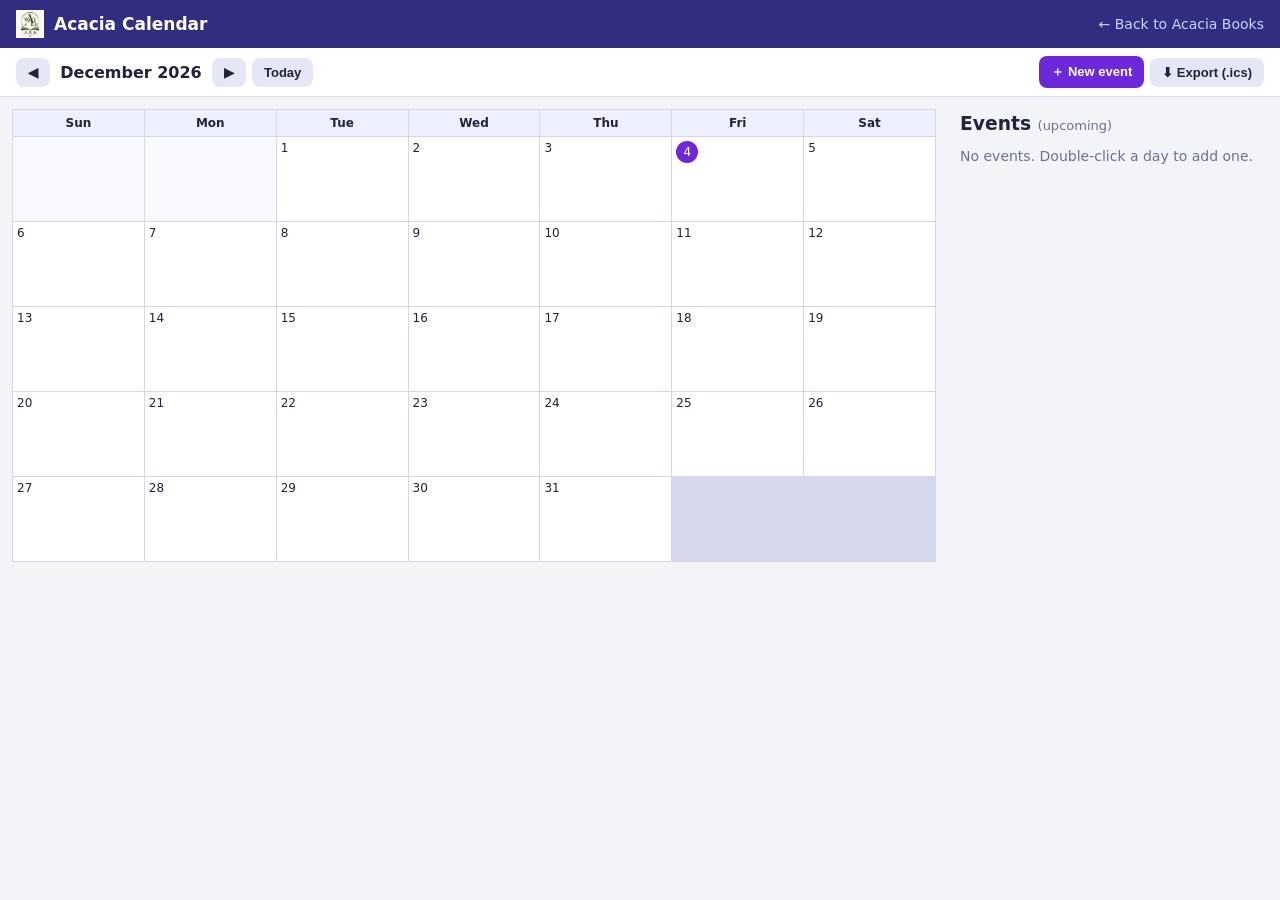
<file: acacia-calendar.html>
<!DOCTYPE html><html lang="en"><head><meta charset="UTF-8"><title>Acacia Calendar</title>
<meta name="viewport" content="width=device-width,initial-scale=1"><link rel="icon" href="acaciabooks-logo.png">
<style>
*{box-sizing:border-box}body{margin:0;font-family:system-ui,Segoe UI,Roboto,sans-serif;background:#f3f4f8;color:#1f2340}
.top{display:flex;align-items:center;gap:10px;padding:10px 16px;background:#312e81;color:#fff;flex-wrap:wrap}
.top img{height:28px}.top b{font-size:17px}.top a.back{margin-left:auto;color:#c7d2fe;text-decoration:none;font-size:14px}
.top input.title{background:#4338ca;border:0;color:#fff;border-radius:8px;padding:6px 10px;font-size:15px;min-width:200px}
button,.btn{cursor:pointer;border:0;border-radius:8px;padding:7px 12px;font-size:13px;font-weight:600;background:#6d28d9;color:#fff}
button:hover,.btn:hover{background:#7c3aed}button.g{background:#e5e7f5;color:#1f2340}button.g:hover{background:#d4d7ee}button.d{background:#dc2626}
.bar{display:flex;gap:6px;padding:8px 16px;background:#fff;border-bottom:1px solid #dcdff0;flex-wrap:wrap;align-items:center}
select{padding:6px;border-radius:8px;border:1px solid #c9cde6}
.side{width:230px;background:#fff;border-right:1px solid #dcdff0;overflow:auto;padding:10px}
.side .it{padding:8px;border-radius:8px;cursor:pointer;font-size:14px;display:flex;justify-content:space-between;gap:6px}
.side .it:hover,.side .it.on{background:#eef0ff}
.wrap{display:flex;height:calc(100vh - 100px)}.main{flex:1;overflow:auto}
@media(max-width:700px){.side{width:130px}}
</style></head><body>
<div class="top"><img src="acaciabooks-logo.png" alt=""><b>Acacia Calendar</b><a class="back" href="index.html">← Back to Acacia Books</a></div>

<div class="bar"><button class="g" onclick="mv(-1)">◀</button><b id="mt" style="min-width:150px;text-align:center"></b><button class="g" onclick="mv(1)">▶</button><button class="g" onclick="today()">Today</button>
<span style="margin-left:auto"></span><button onclick="addEv(sel||ds(new Date()))">＋ New event</button><button class="g" onclick="ics()">⬇ Export (.ics)</button></div>
<div style="display:flex;flex-wrap:wrap"><div style="flex:3;min-width:320px;padding:12px"><div id="cal" style="display:grid;grid-template-columns:repeat(7,1fr);gap:1px;background:#d5d8ec;border:1px solid #d5d8ec"></div></div>
<div style="flex:1;min-width:260px;padding:12px"><h3 style="margin:4px 0 10px">Events <span id="sd" style="font-weight:400;font-size:13px;color:#6b7099"></span></h3><div id="ev"></div></div></div>
<div id="dlg" style="display:none;position:fixed;inset:0;background:#0006;z-index:9;align-items:center;justify-content:center"><div style="background:#fff;border-radius:14px;padding:20px;width:340px;max-width:92vw">
<h3 style="margin-top:0">New event</h3><input id="et" placeholder="Title" style="width:100%;padding:9px;margin-bottom:8px;border:1px solid #c9cde6;border-radius:8px">
<input id="ed" type="date" style="width:100%;padding:9px;margin-bottom:8px;border:1px solid #c9cde6;border-radius:8px"><input id="eti" type="time" style="width:100%;padding:9px;margin-bottom:8px;border:1px solid #c9cde6;border-radius:8px">
<label style="font-size:14px"><input id="em" type="checkbox"> 🎥 Add an Acacia Meet link</label><div style="display:flex;gap:8px;margin-top:14px"><button onclick="saveEv()">Save</button><button class="g" onclick="$('dlg').style.display='none'">Cancel</button></div></div></div>
<script>
var $=function(i){return document.getElementById(i)},K="acaciaCal",evs=JSON.parse(localStorage.getItem(K)||"[]"),y,m,sel=null;
var d0=new Date();y=d0.getFullYear();m=d0.getMonth();
function ds(d){return d.getFullYear()+"-"+String(d.getMonth()+1).padStart(2,"0")+"-"+String(d.getDate()).padStart(2,"0")}
function save(){localStorage.setItem(K,JSON.stringify(evs))}
function mv(n){m+=n;if(m<0){m=11;y--}if(m>11){m=0;y++}draw()}function today(){var t=new Date();y=t.getFullYear();m=t.getMonth();sel=ds(t);draw()}
function draw(){$("mt").textContent=new Date(y,m,1).toLocaleDateString(undefined,{month:"long",year:"numeric"});var h="";
 "Sun Mon Tue Wed Thu Fri Sat".split(" ").forEach(function(d){h+='<div style="background:#eef0ff;padding:6px;text-align:center;font-size:12px;font-weight:600">'+d+'</div>'});
 var first=new Date(y,m,1).getDay(),n=new Date(y,m+1,0).getDate(),t=ds(new Date());for(var i=0;i<first;i++)h+='<div style="background:#f8f9ff;min-height:84px"></div>';
 for(var d=1;d<=n;d++){var k=y+"-"+String(m+1).padStart(2,"0")+"-"+String(d).padStart(2,"0"),es=evs.filter(function(e){return e.date===k});
  h+='<div onclick="sel=\''+k+'\';draw()" ondblclick="addEv(\''+k+'\')" style="background:'+(k===sel?'#ede9fe':'#fff')+';min-height:84px;padding:4px;cursor:pointer"><div style="font-size:12px;'+(k===t?'background:#6d28d9;color:#fff;border-radius:50%;width:22px;height:22px;text-align:center;line-height:22px':'')+'">'+d+'</div>'+
  es.slice(0,3).map(function(e){return '<div style="font-size:11px;background:#6d28d9;color:#fff;border-radius:4px;padding:1px 4px;margin-top:2px;overflow:hidden;white-space:nowrap;text-overflow:ellipsis">'+(e.time?e.time+" ":"")+e.title.replace(/</g,"&lt;")+'</div>'}).join("")+(es.length>3?'<div style="font-size:11px">+'+(es.length-3)+' more</div>':'')+'</div>'}
 $("cal").innerHTML=h;list()}
function list(){var s=sel,es=(s?evs.filter(function(e){return e.date===s}):evs.filter(function(e){return e.date>=ds(new Date())}).sort(function(a,b){return (a.date+a.time)<(b.date+b.time)?-1:1}).slice(0,15));
 $("sd").textContent=s?"on "+s:"(upcoming)";$("ev").innerHTML=es.length?es.map(function(e){return '<div style="background:#fff;border-radius:10px;padding:10px;margin-bottom:8px;box-shadow:0 1px 4px #0001"><b>'+e.title.replace(/</g,"&lt;")+'</b><div style="font-size:12px;color:#6b7099">'+e.date+(e.time?" · "+e.time:"")+'</div>'+(e.meet?'<a href="'+e.meet+'" target="_blank" class="btn" style="display:inline-block;margin-top:6px;text-decoration:none">🎥 Join Acacia Meet</a> ':'')+'<button class="g" style="margin-top:6px" onclick="rm('+e.id+')">Delete</button></div>'}).join(""):'<p style="color:#6b7099;font-size:14px">No events. Double‑click a day to add one.</p>'}
function addEv(d){$("et").value="";$("ed").value=d;$("eti").value="";$("em").checked=false;$("dlg").style.display="flex"}
function saveEv(){var t=$("et").value.trim();if(!t)return alert("Enter a title");var e={id:Date.now(),title:t,date:$("ed").value,time:$("eti").value};
 if($("em").checked){var base=location.href.replace(/[^\/]*$/,"");e.meet=base+"meet.html?room=acacia-"+Math.floor(1000+Math.random()*9000)}
 evs.push(e);save();$("dlg").style.display="none";sel=e.date;var p=e.date.split("-");y=+p[0];m=+p[1]-1;draw()}
function rm(id){evs=evs.filter(function(e){return e.id!==id});save();draw()}
function ics(){var L=["BEGIN:VCALENDAR","VERSION:2.0","PRODID:-//Acacia//Calendar//EN"];evs.forEach(function(e){var d=e.date.replace(/-/g,""),t=e.time?"T"+e.time.replace(":","")+"00":"";
 L.push("BEGIN:VEVENT","UID:"+e.id+"@acacia","DTSTAMP:"+new Date().toISOString().replace(/[-:]|\.\d+/g,""),e.time?"DTSTART:"+d+t:"DTSTART;VALUE=DATE:"+d,"SUMMARY:"+e.title+(e.meet?"\nURL:"+e.meet:""),"END:VEVENT")});L.push("END:VCALENDAR");
 var a=document.createElement("a");a.href=URL.createObjectURL(new Blob([L.join("\r\n")],{type:"text/calendar"}));a.download="acacia-calendar.ics";a.click()}
draw();
</script></body></html>
</file>
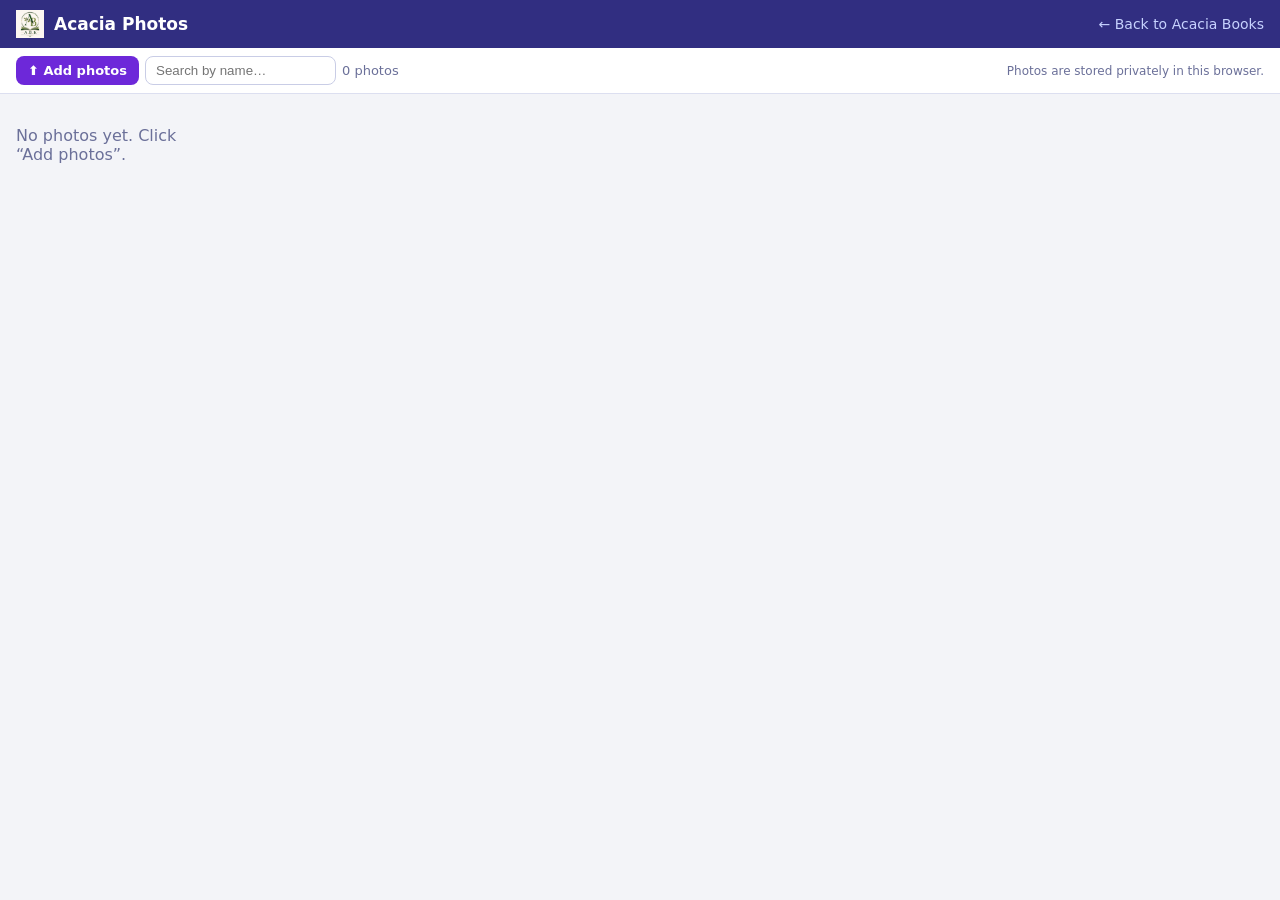
<file: acacia-photos.html>
<!DOCTYPE html><html lang="en"><head><meta charset="UTF-8"><title>Acacia Photos</title>
<meta name="viewport" content="width=device-width,initial-scale=1"><link rel="icon" href="acaciabooks-logo.png">
<style>
*{box-sizing:border-box}body{margin:0;font-family:system-ui,Segoe UI,Roboto,sans-serif;background:#f3f4f8;color:#1f2340}
.top{display:flex;align-items:center;gap:10px;padding:10px 16px;background:#312e81;color:#fff;flex-wrap:wrap}
.top img{height:28px}.top b{font-size:17px}.top a.back{margin-left:auto;color:#c7d2fe;text-decoration:none;font-size:14px}
.top input.title{background:#4338ca;border:0;color:#fff;border-radius:8px;padding:6px 10px;font-size:15px;min-width:200px}
button,.btn{cursor:pointer;border:0;border-radius:8px;padding:7px 12px;font-size:13px;font-weight:600;background:#6d28d9;color:#fff}
button:hover,.btn:hover{background:#7c3aed}button.g{background:#e5e7f5;color:#1f2340}button.g:hover{background:#d4d7ee}button.d{background:#dc2626}
.bar{display:flex;gap:6px;padding:8px 16px;background:#fff;border-bottom:1px solid #dcdff0;flex-wrap:wrap;align-items:center}
select{padding:6px;border-radius:8px;border:1px solid #c9cde6}
.side{width:230px;background:#fff;border-right:1px solid #dcdff0;overflow:auto;padding:10px}
.side .it{padding:8px;border-radius:8px;cursor:pointer;font-size:14px;display:flex;justify-content:space-between;gap:6px}
.side .it:hover,.side .it.on{background:#eef0ff}
.wrap{display:flex;height:calc(100vh - 100px)}.main{flex:1;overflow:auto}
@media(max-width:700px){.side{width:130px}}
</style></head><body>
<div class="top"><img src="acaciabooks-logo.png" alt=""><b>Acacia Photos</b><a class="back" href="index.html">← Back to Acacia Books</a></div>

<div class="bar"><label class="btn">⬆ Add photos<input id="f" type="file" accept="image/*" multiple hidden onchange="add(this.files)"></label>
<input id="q" placeholder="Search by name…" oninput="render()" style="padding:6px 10px;border-radius:8px;border:1px solid #c9cde6"><span id="n" style="font-size:13px;color:#6b7099"></span>
<span style="font-size:12px;color:#6b7099;margin-left:auto">Photos are stored privately in this browser.</span></div>
<div id="grid" style="display:grid;grid-template-columns:repeat(auto-fill,minmax(170px,1fr));gap:10px;padding:16px"></div>
<div id="lb" style="display:none;position:fixed;inset:0;background:#000d;z-index:9;align-items:center;justify-content:center;flex-direction:column;gap:12px" onclick="if(event.target===this)this.style.display='none'">
<img id="big" style="max-width:92vw;max-height:80vh;border-radius:8px"><div><a id="dl" class="btn" style="text-decoration:none">⬇ Download</a> <button class="d" onclick="del()">🗑 Delete</button> <button class="g" onclick="$('lb').style.display='none'">Close</button></div></div>
<script>
var $=function(i){return document.getElementById(i)},db,items=[],sel=null;
var rq=indexedDB.open("acaciaPhotos",1);rq.onupgradeneeded=function(){rq.result.createObjectStore("p",{keyPath:"id"})};
rq.onsuccess=function(){db=rq.result;load()};rq.onerror=function(){alert("Photo storage is not available in this browser mode.")};
function store(m){return db.transaction("p",m).objectStore("p")}
function load(){store("readonly").getAll().onsuccess=function(e){items=e.target.result.sort(function(a,b){return b.id-a.id});render()}}
function add(fs){var l=[].slice.call(fs),i=0;(function next(){if(i>=l.length){load();return}var f=l[i++];store("readwrite").put({id:Date.now()+i,name:f.name,type:f.type,blob:f}).transaction.oncomplete=next})()}
function render(){var q=$("q").value.toLowerCase(),v=items.filter(function(p){return p.name.toLowerCase().indexOf(q)>-1});$("n").textContent=v.length+" photo"+(v.length==1?"":"s");
 $("grid").innerHTML="";v.forEach(function(p){var u=URL.createObjectURL(p.blob),d=document.createElement("div");d.style.cssText="aspect-ratio:1;border-radius:10px;overflow:hidden;cursor:pointer;background:#ddd";
  d.innerHTML='<img src="'+u+'" style="width:100%;height:100%;object-fit:cover">';d.onclick=function(){sel=p;$("big").src=u;$("dl").href=u;$("dl").download=p.name;$("lb").style.display="flex"};$("grid").appendChild(d)});
 if(!v.length)$("grid").innerHTML='<p style="color:#6b7099">No photos yet. Click “Add photos”.</p>'}
function del(){if(!sel||!confirm("Delete this photo?"))return;store("readwrite").delete(sel.id).transaction.oncomplete=function(){$("lb").style.display="none";load()}}
</script></body></html>
</file>
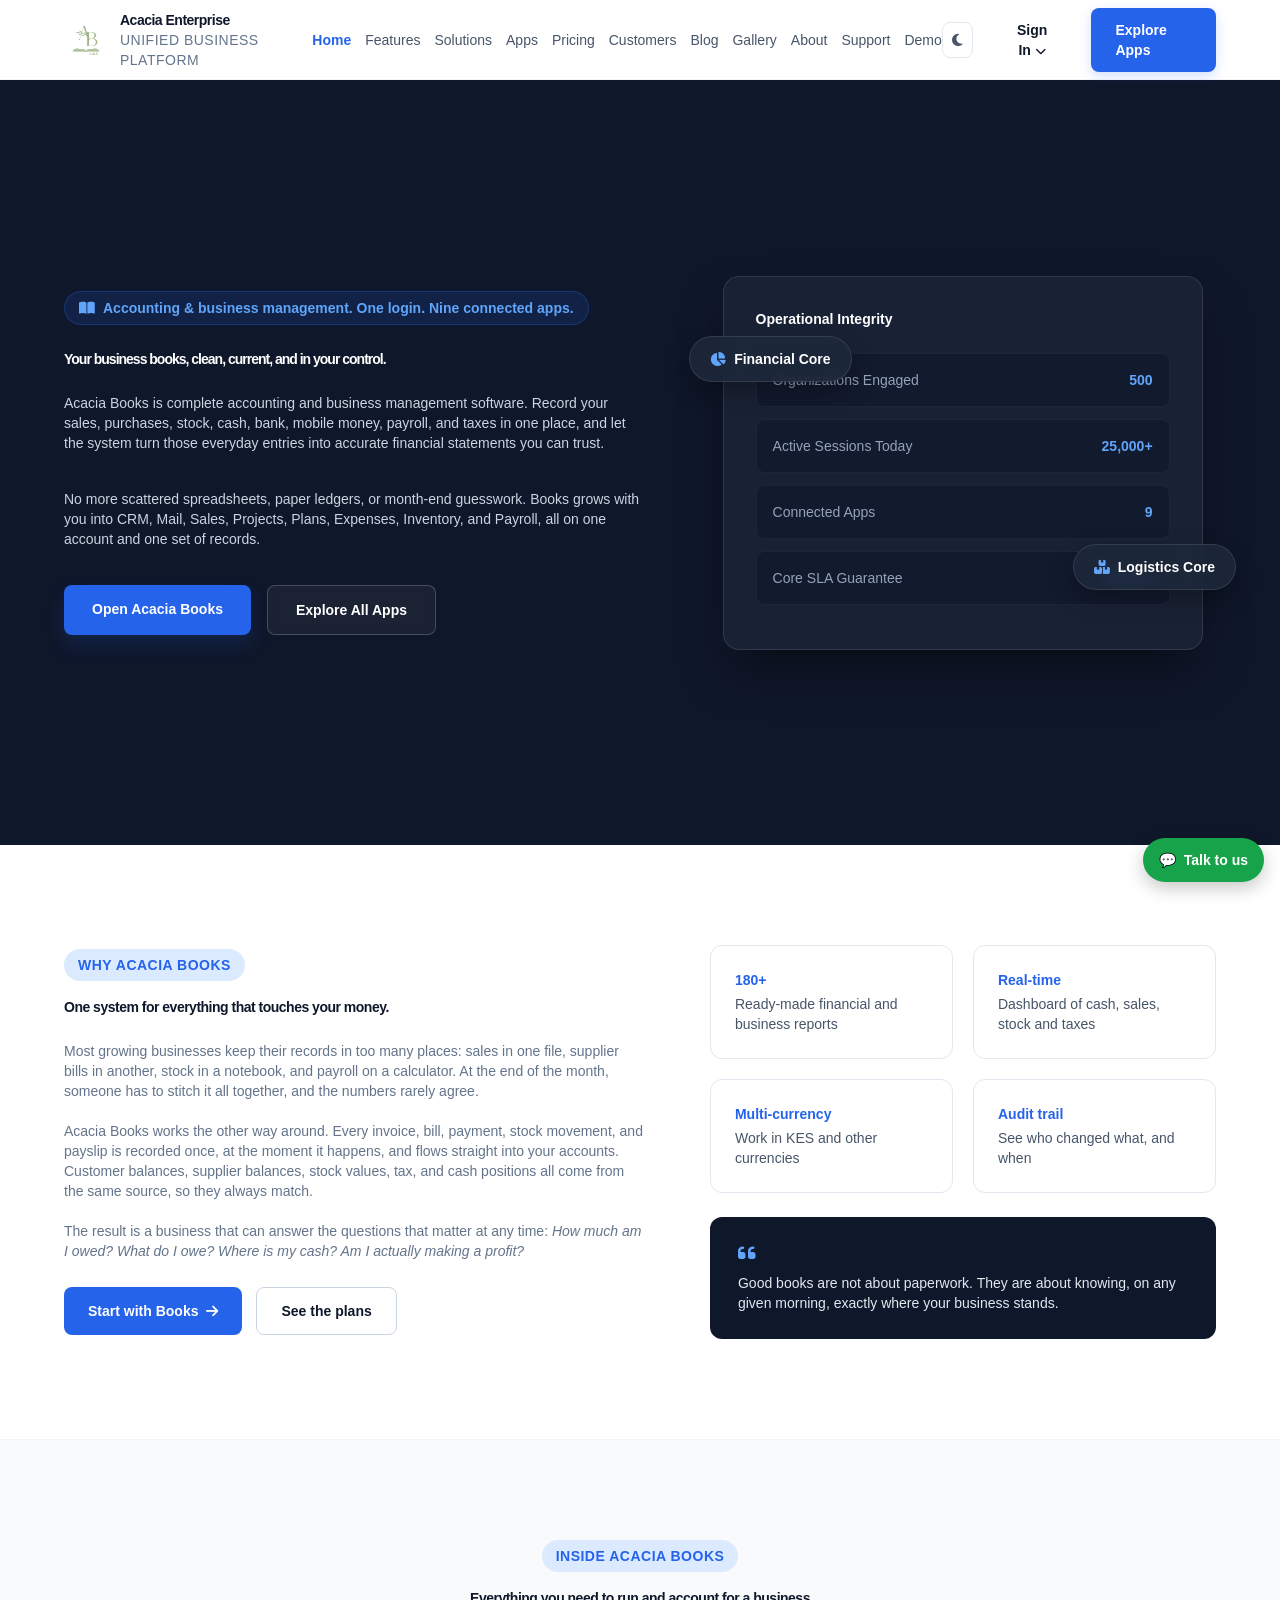
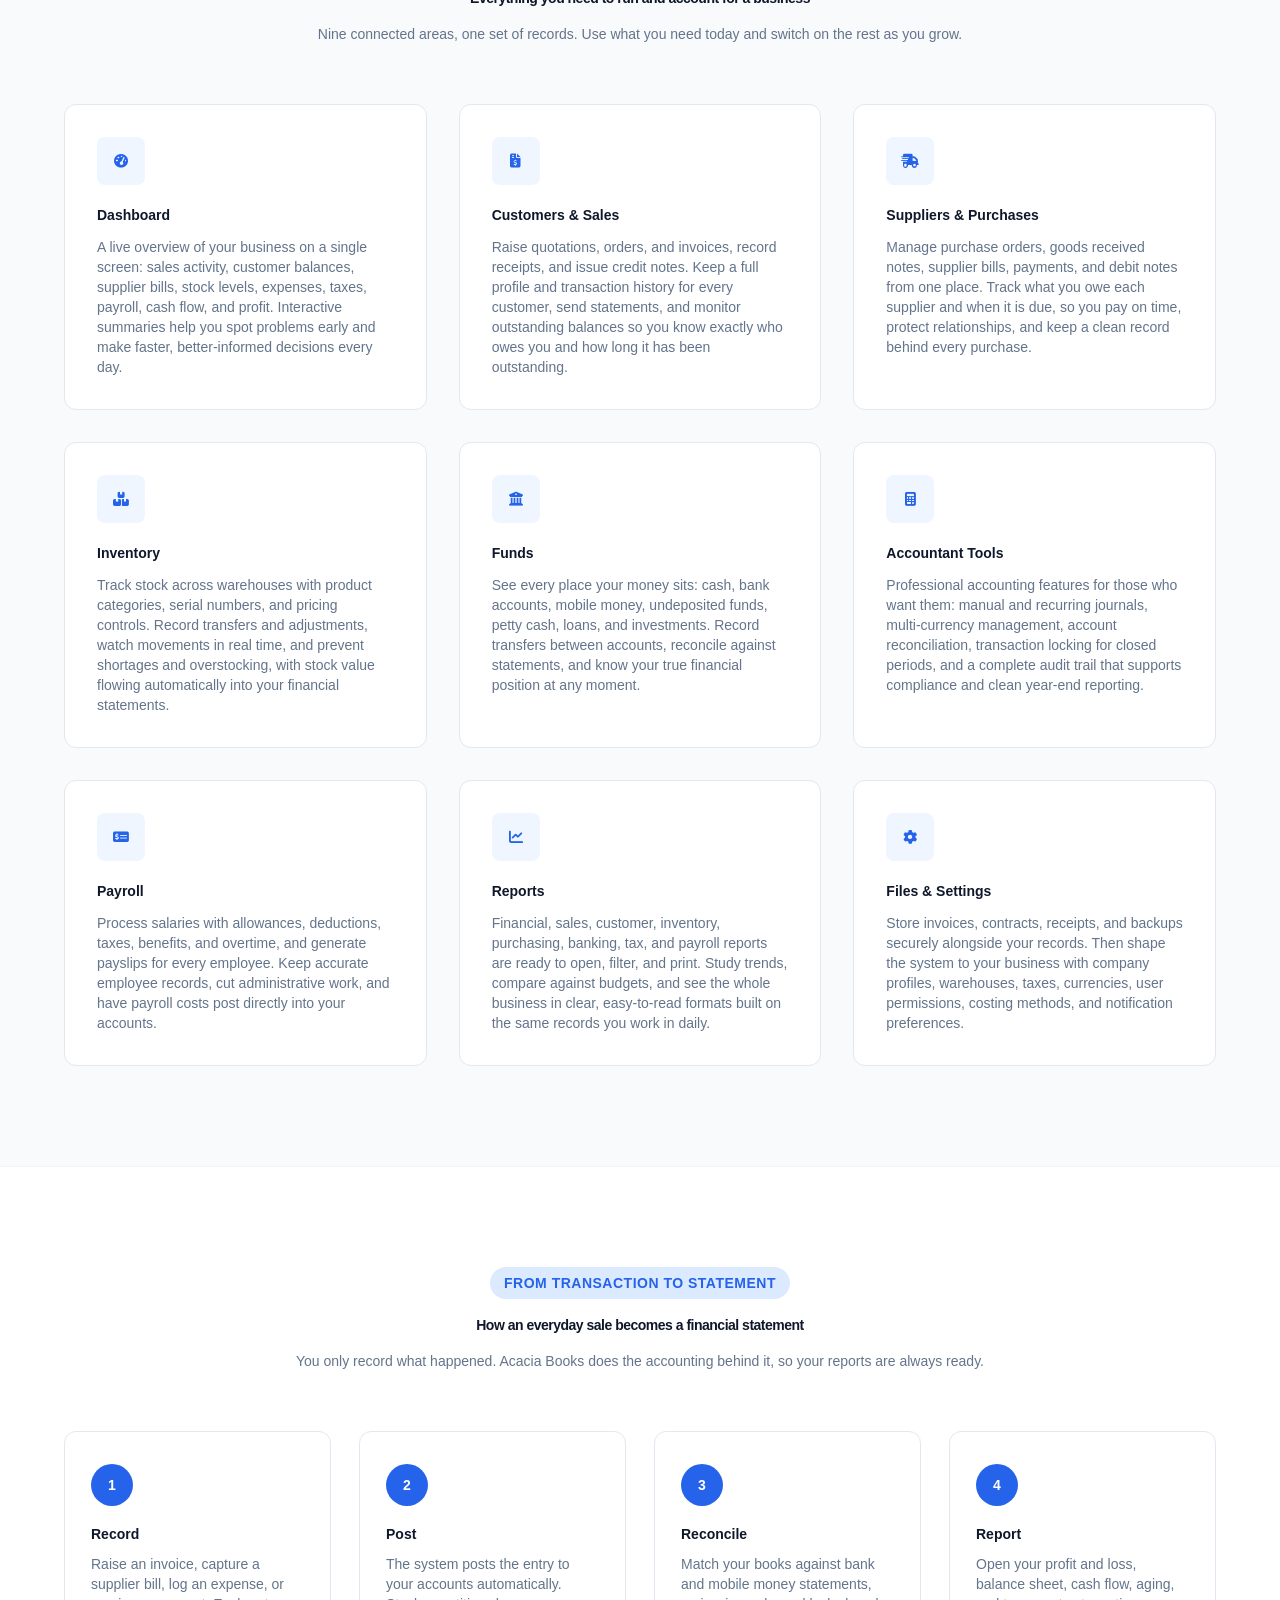
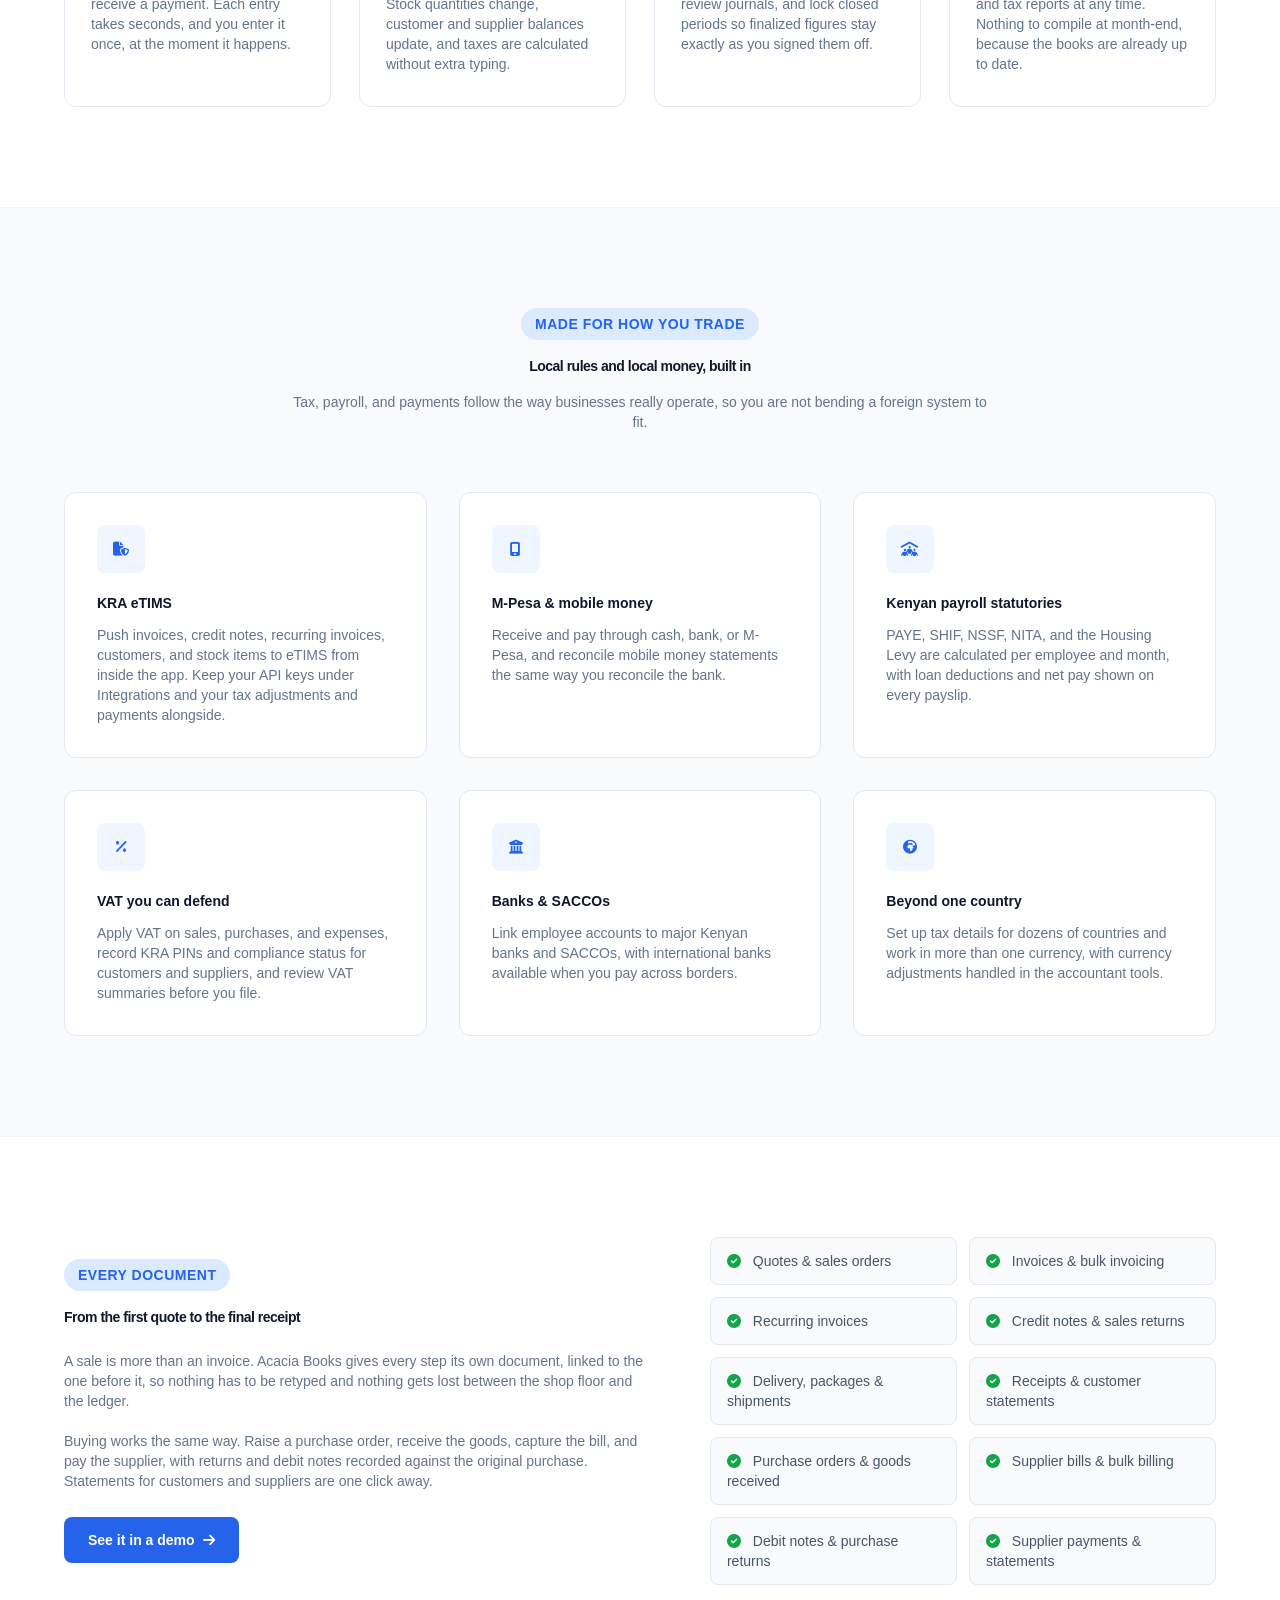
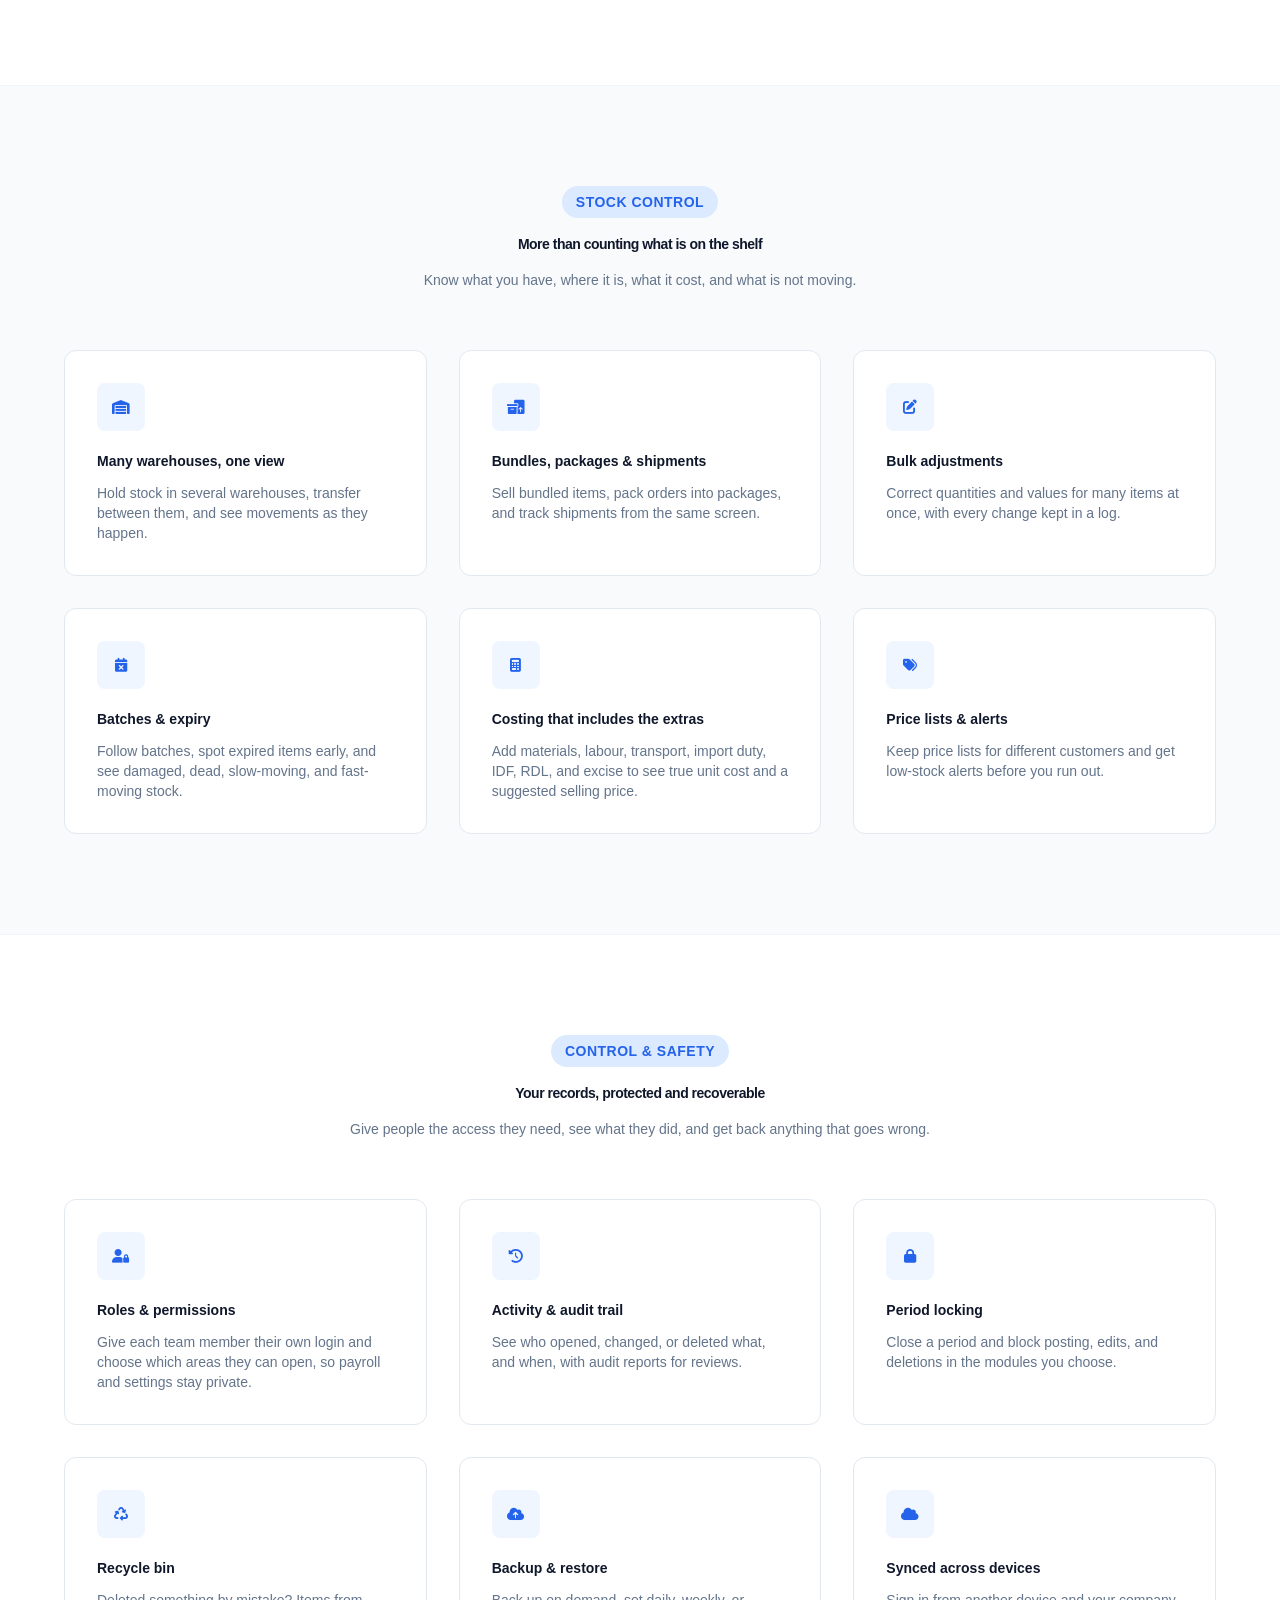
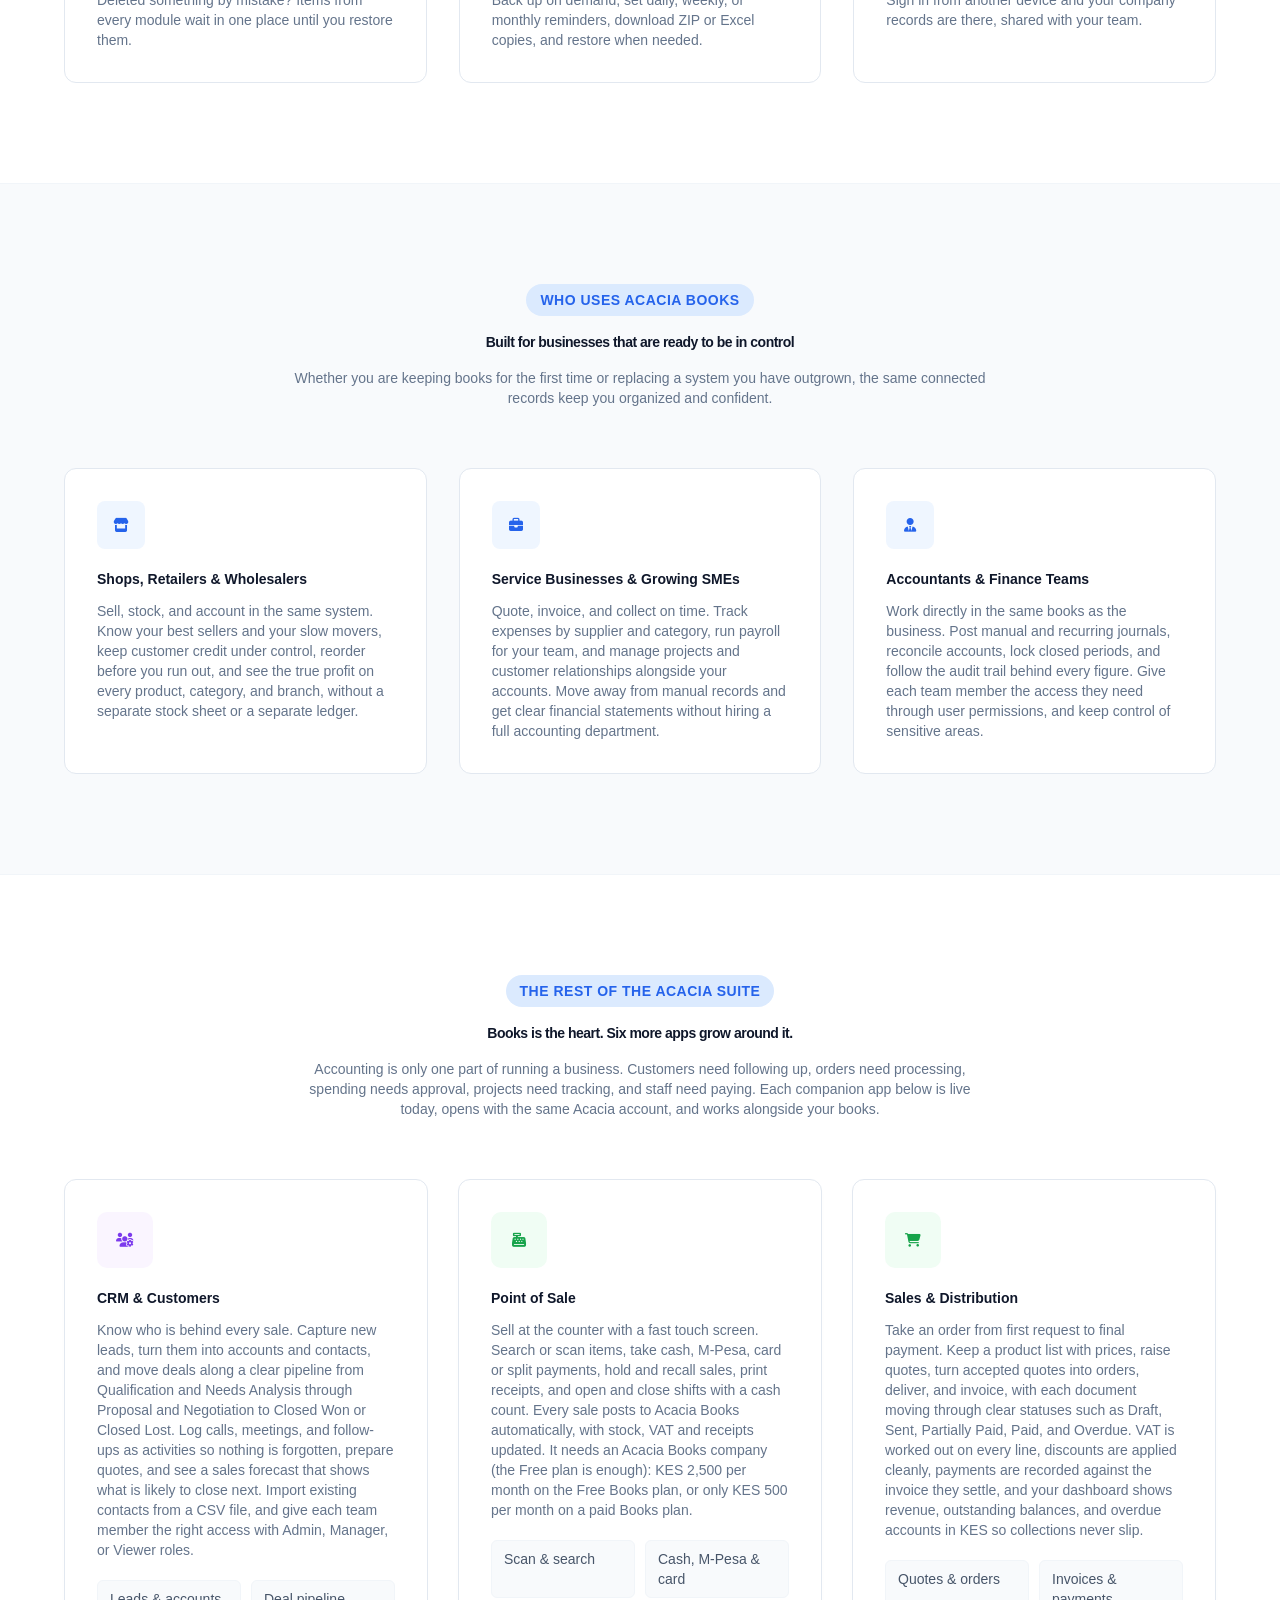
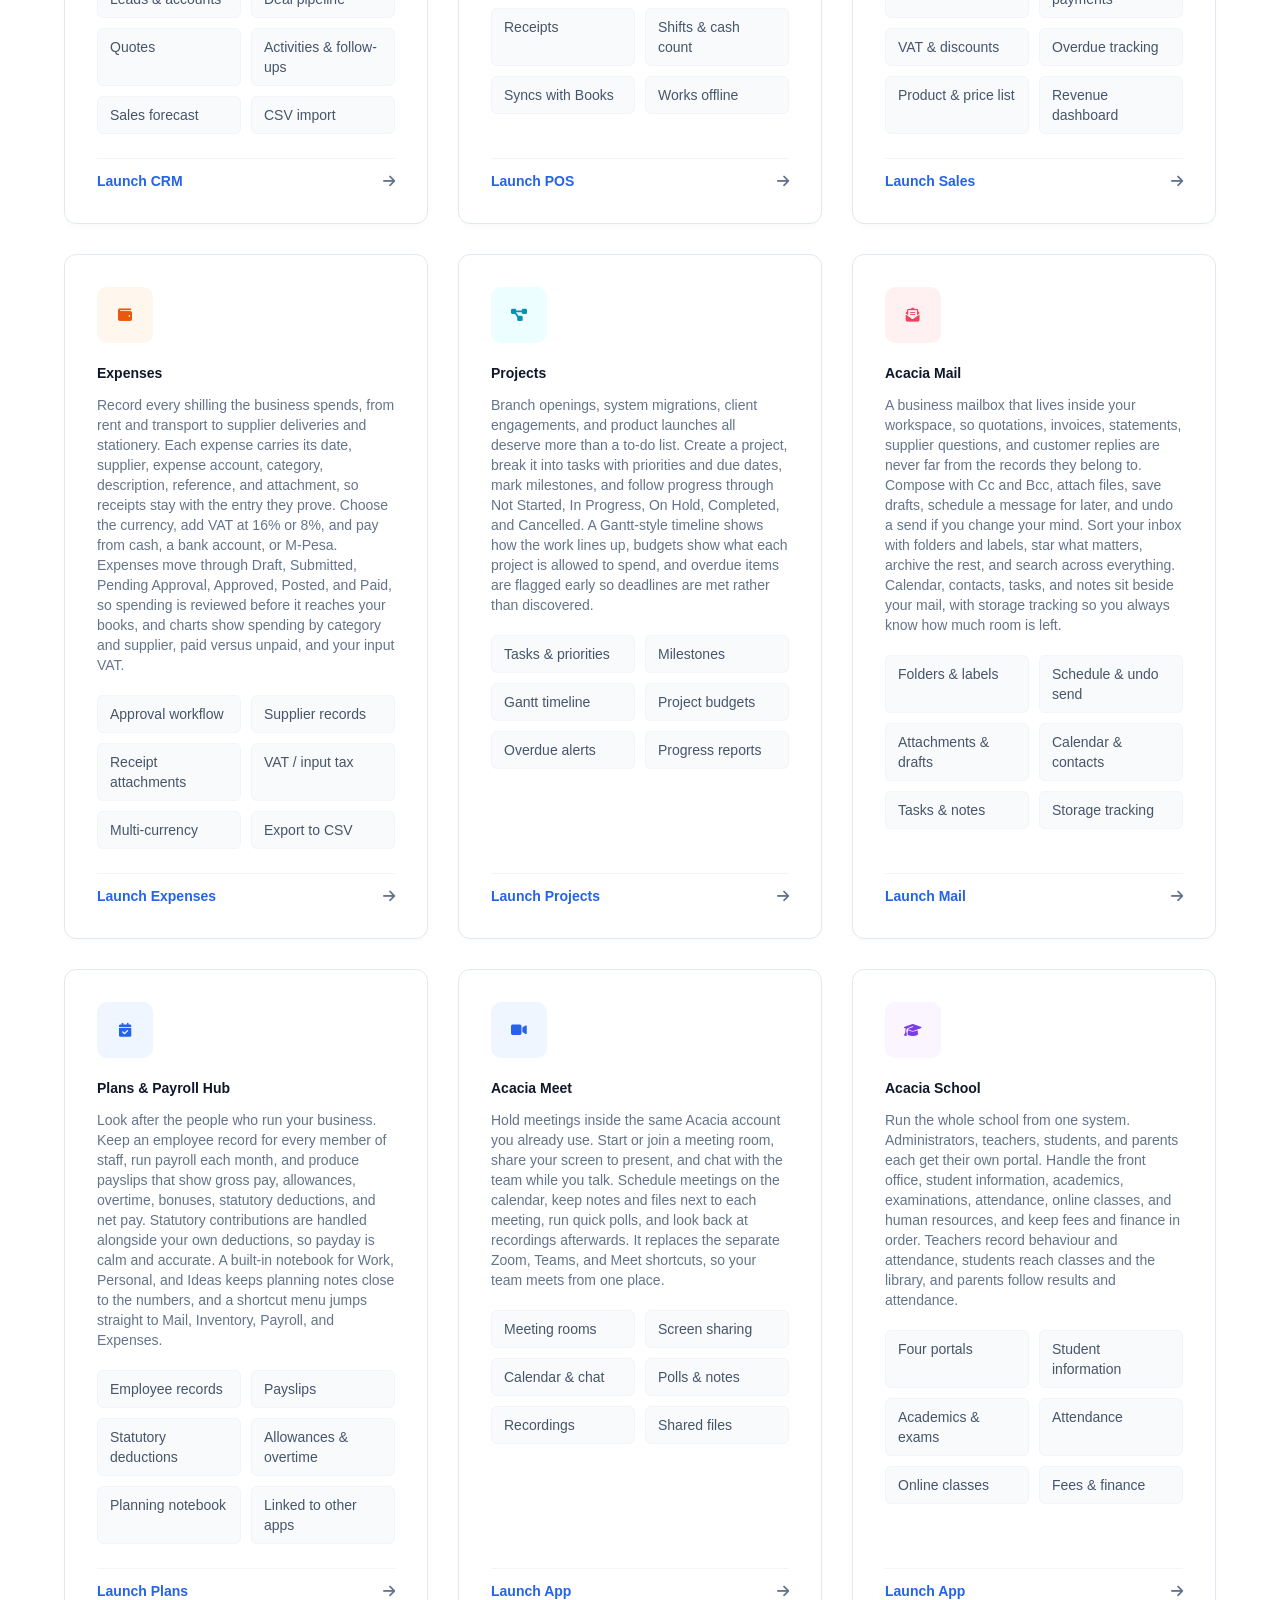
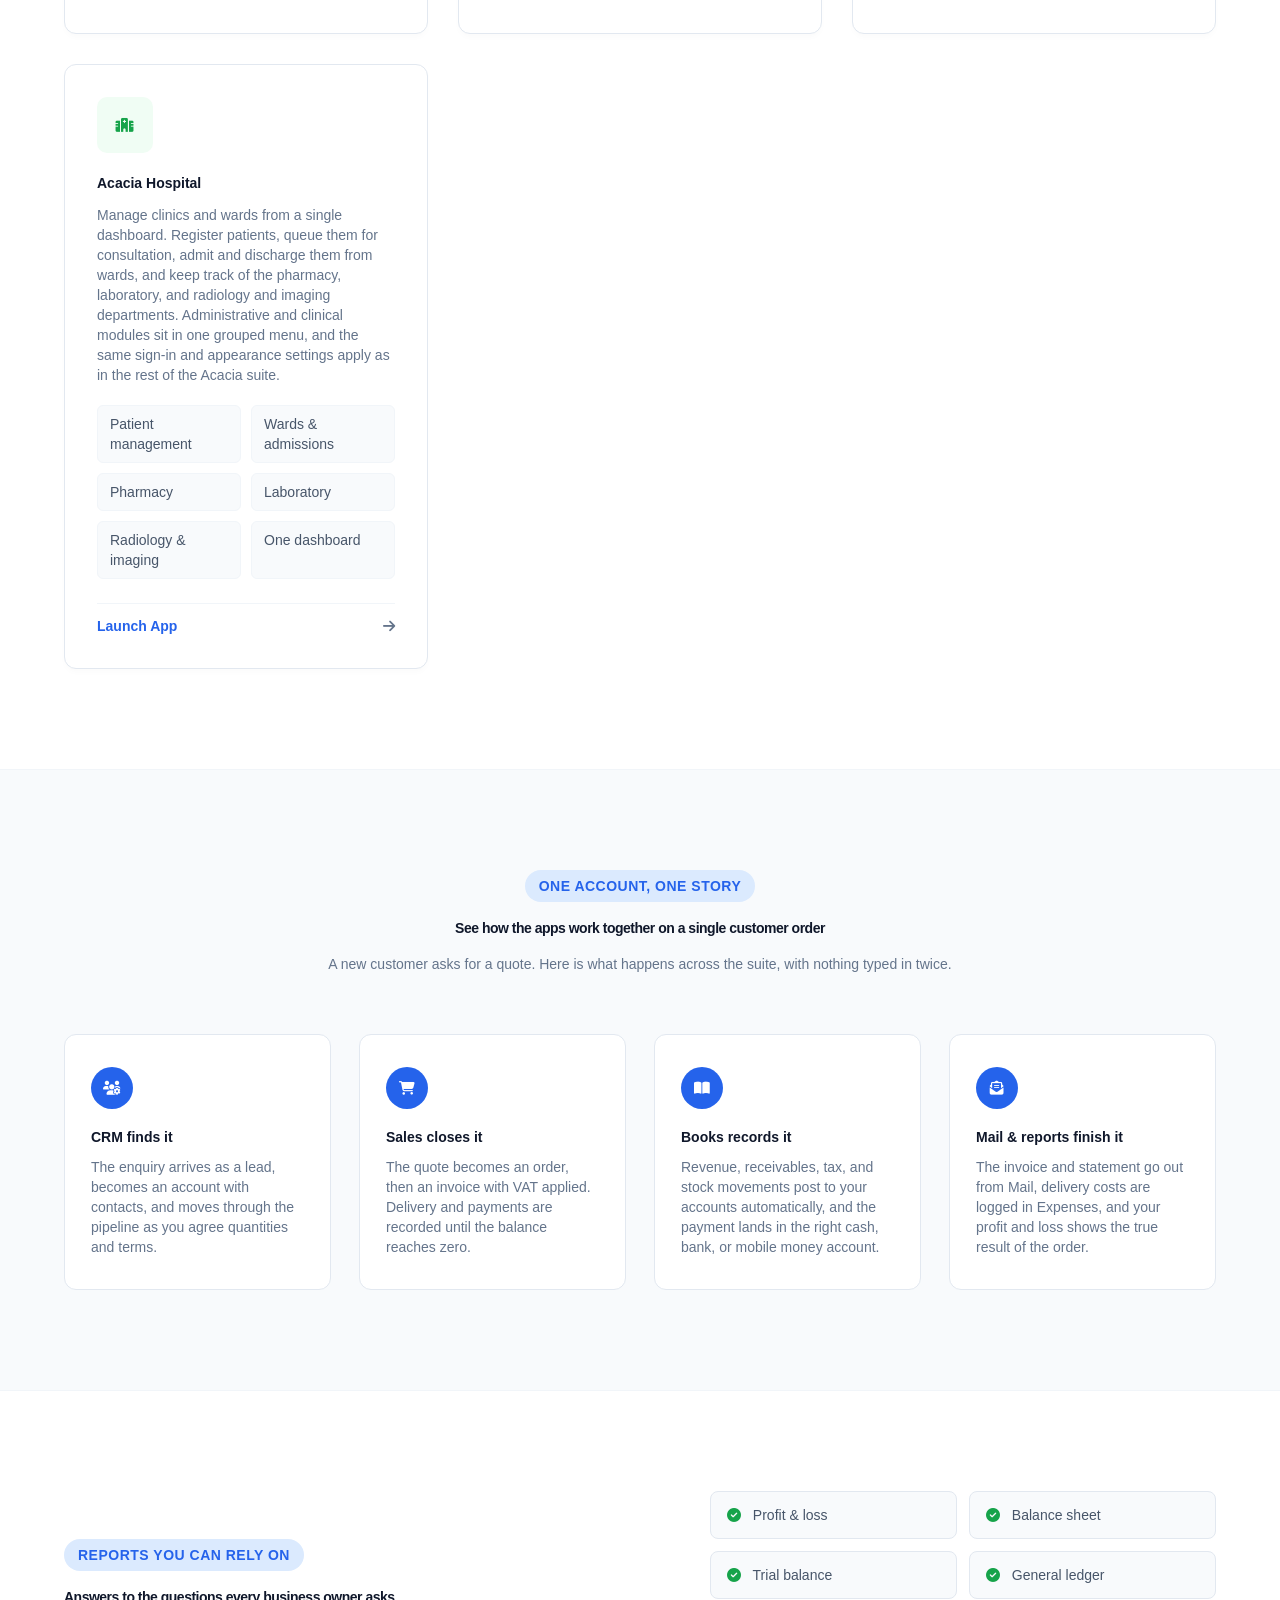
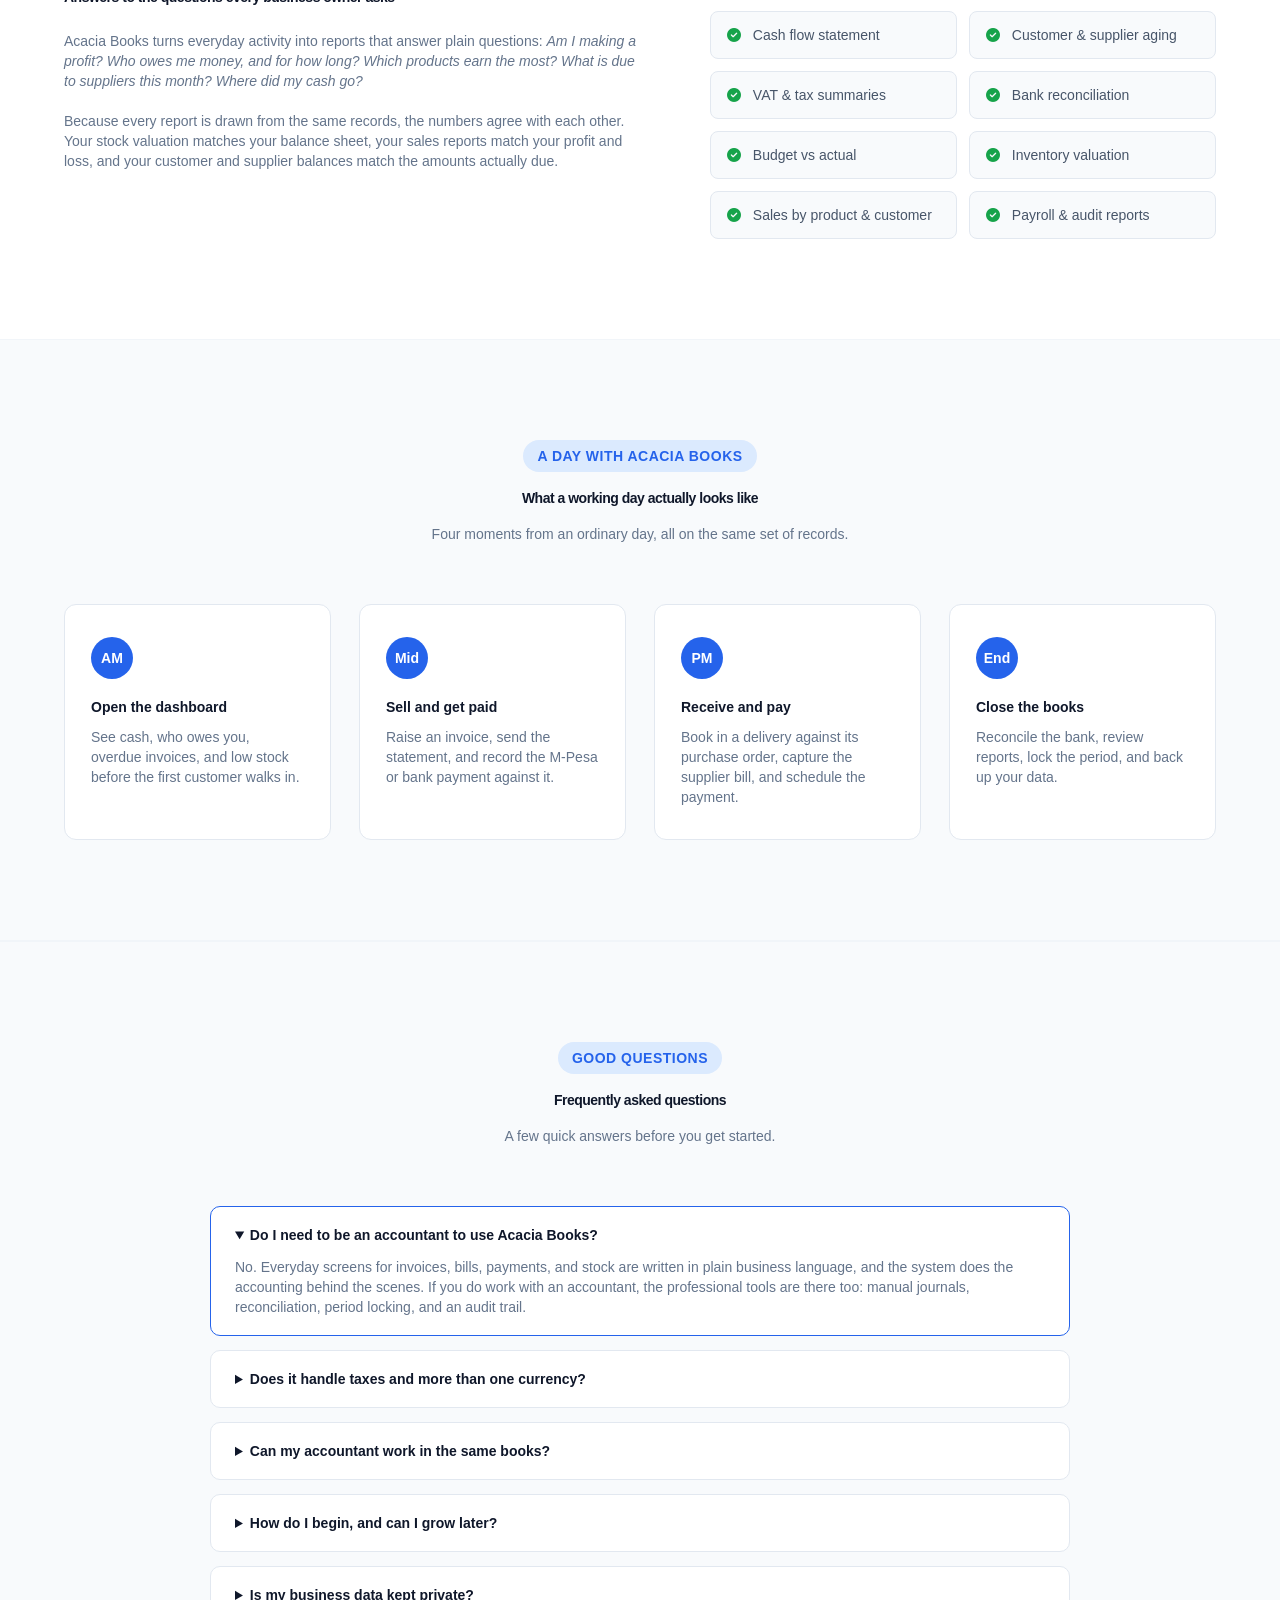
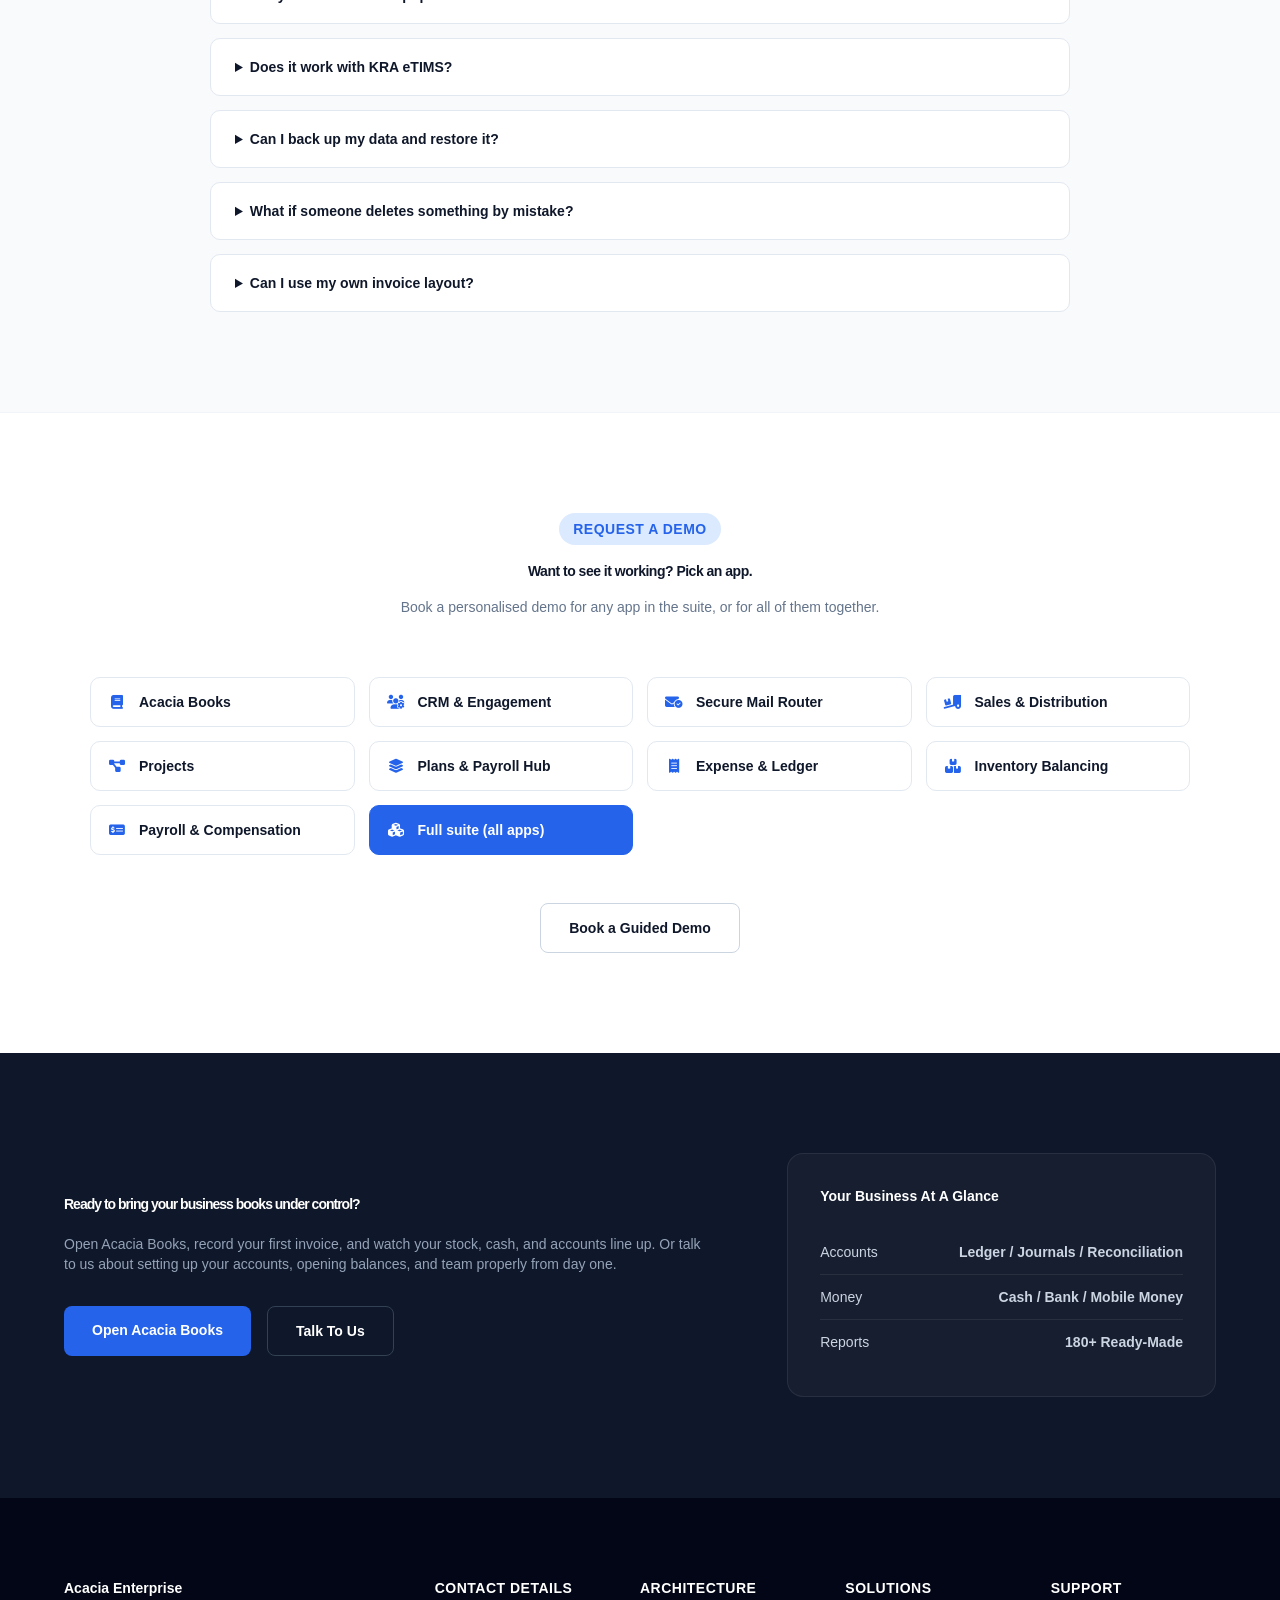
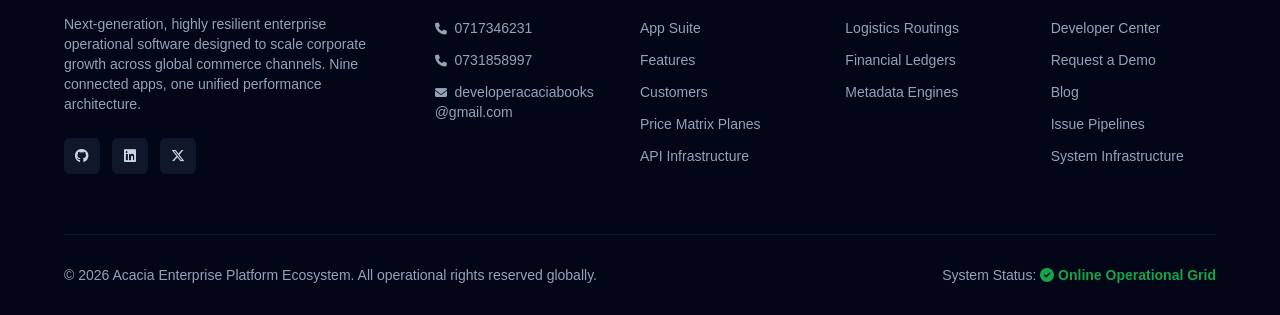
<file: landing.html>
<!DOCTYPE html><html lang="en"><head><link rel="manifest" href="manifest.webmanifest"><link rel="icon" type="image/png" sizes="32x32" href="favicon-32.png"><link rel="apple-touch-icon" sizes="180x180" href="apple-touch-icon.png"><meta name="mobile-web-app-capable" content="yes"><meta name="apple-mobile-web-app-capable" content="yes"><meta name="apple-mobile-web-app-title" content="Books"><meta name="theme-color" content="#1b5e20"><meta charset="UTF-8"><script>(function(){try{if('serviceWorker' in navigator&&true)window.addEventListener('load',function(){navigator.serviceWorker.register('sw.js').catch(function(){})});}catch(e){}
var dp=null,btn=null;function sa(){return(window.matchMedia&&matchMedia('(display-mode: standalone)').matches)||navigator.standalone===true}
function hide(){if(btn&&btn.parentNode)btn.parentNode.removeChild(btn);btn=null}
window.addEventListener('beforeinstallprompt',function(e){e.preventDefault();dp=e;if(sa()||btn)return;try{if(sessionStorage.getItem('acx_install_hidden'))return}catch(x){}
function show(){if(btn||!document.body)return;btn=document.createElement('div');btn.style.cssText='position:fixed;right:16px;bottom:16px;z-index:2147483000;display:flex;align-items:center;gap:6px;background:#1b5e20;color:#fff;border-radius:999px;padding:9px 8px 9px 16px;font:600 13px system-ui,Segoe UI,sans-serif;box-shadow:0 4px 14px rgba(0,0,0,.28);cursor:pointer';
btn.innerHTML='<span>Install app</span><span data-x="1" style="padding:0 8px;opacity:.85;font-size:16px;line-height:1">&times;</span>';
btn.addEventListener('click',function(ev){if(ev.target&&ev.target.getAttribute&&ev.target.getAttribute('data-x')){try{sessionStorage.setItem('acx_install_hidden','1')}catch(x){}hide();return}if(!dp)return;dp.prompt();dp.userChoice.then(function(){dp=null;hide()},function(){})});document.body.appendChild(btn)}
if(document.body)show();else document.addEventListener('DOMContentLoaded',show)});
window.addEventListener('appinstalled',hide)})();</script><meta name="viewport" content="width=device-width,initial-scale=1"><title>Acacia Enterprise</title><meta name="description" content="Acacia Books and 8 connected business apps: accounting, inventory, invoicing, payroll, CRM and more. Start free."><link href="https://fonts.googleapis.com/css2?family=Inter:wght@300;400;500;600;700;800&display=swap" rel="stylesheet"><link rel="stylesheet" href="https://cdnjs.cloudflare.com/ajax/libs/font-awesome/6.6.0/css/all.min.css"><style>*{margin:0;padding:0;box-sizing:border-box;font-family:cambria,sans-serif;scroll-behavior:smooth}body{background:#fff;color:#1e293b;overflow-x:hidden;line-height:1.5}a{text-decoration:none}ul{list-style:none}header{position:fixed;top:0;left:0;width:100%;height:80px;background:rgba(255,255,255,.9);backdrop-filter:blur(20px);display:flex;align-items:center;justify-content:space-between;padding:0 5%;z-index:1000;border-bottom:1px solid #f1f5f9}.logo{display:flex;align-items:center;gap:12px}.logo img{width:44px;height:44px;object-fit:contain}.logoText h2{font-size:22px;font-weight:800;color:#0f172a;letter-spacing:-.5px}.logoText span{display:block;font-size:11px;font-weight:500;color:#64748b;text-transform:uppercase;letter-spacing:.5px}nav ul{display:flex;align-items:center;gap:32px}nav a{font-size:15px;font-weight:500;color:#475569;transition:color .2s}nav a:hover{color:#2563eb}.actions{display:flex;align-items:center;gap:16px}.signIn{font-size:15px;font-weight:600;color:#0f172a;padding:10px 20px;transition:all .2s}.signIn:hover{color:#2563eb}.getStarted{padding:12px 24px;border-radius:8px;background:#2563eb;color:#fff;font-size:15px;font-weight:600;box-shadow:0 4px 12px rgba(37,99,235,.2);transition:all .2s}.getStarted:hover{background:#1d4ed8;transform:translateY(-1px)}.hero{margin-top:80px;min-height:85vh;display:flex;align-items:center;justify-content:space-between;padding:80px 5%;position:relative;overflow:hidden;background:#0f172a}.hero-slider-wrapper{position:absolute;top:0;left:0;width:100%;height:100%;z-index:1}.hero-slide{position:absolute;top:0;left:0;width:100%;height:100%;background-size:cover;background-position:center;background-repeat:no-repeat;opacity:0;transition:opacity 1.2s ease-in-out}.hero-slide.active{opacity:1}.hero-slider-wrapper::before{content:'';position:absolute;top:0;left:0;width:100%;height:100%;background:linear-gradient(to right,rgba(15,23,42,.85) 40%,rgba(15,23,42,.5) 100%);z-index:2}.leftHero{width:50%;position:relative;z-index:3}.badge{display:inline-flex;align-items:center;gap:8px;padding:6px 14px;background:rgba(37,99,235,.15);border:1px solid rgba(37,99,235,.3);border-radius:99px;font-size:13px;font-weight:600;color:#60a5fa;margin-bottom:24px}.leftHero h1{font-size:54px;font-weight:800;line-height:1.15;color:#fff;letter-spacing:-1px;margin-bottom:24px}.leftHero p{font-size:18px;line-height:1.6;color:#cbd5e1;margin-bottom:36px}.heroButtons{display:flex;gap:16px}.primary{padding:14px 28px;background:#2563eb;border-radius:8px;color:#fff;font-size:16px;font-weight:600;box-shadow:0 10px 20px rgba(37,99,235,.15);transition:all .2s}.primary:hover{background:#1d4ed8;transform:translateY(-2px)}.secondary{padding:14px 28px;border:1px solid rgba(255,255,255,.2);background:rgba(255,255,255,.05);border-radius:8px;color:#fff;font-size:16px;font-weight:600;backdrop-filter:blur(5px);transition:all .2s}.secondary:hover{background:rgba(255,255,255,.15);border-color:rgba(255,255,255,.4)}.rightHero{width:44%;display:flex;justify-content:center;position:relative;z-index:3}.preview{width:100%;max-width:480px;background:rgba(30,41,59,.7);backdrop-filter:blur(12px);border-radius:16px;padding:32px;box-shadow:0 25px 50px -12px rgba(0,0,0,.5);border:1px solid rgba(255,255,255,.1)}.preview h2{font-size:22px;color:#fff;margin-bottom:24px;font-weight:700}.item{display:flex;justify-content:space-between;align-items:center;padding:16px;background:rgba(15,23,42,.6);border-radius:8px;margin-bottom:12px;border:1px solid rgba(255,255,255,.05)}.item span{font-size:14px;font-weight:500;color:#94a3b8}.item strong{font-size:24px;color:#60a5fa;font-weight:700}.float{position:absolute;background:rgba(30,41,59,.85);backdrop-filter:blur(8px);padding:12px 20px;border-radius:99px;box-shadow:0 10px 25px rgba(0,0,0,.3);font-weight:600;font-size:14px;color:#fff;border:1px solid rgba(255,255,255,.1);display:flex;align-items:center;gap:8px}.float i{color:#60a5fa}.float1{left:-20px;top:60px}.float2{right:-20px;bottom:60px}.section{padding:100px 5%}.section-alt{padding:100px 5%;background:#f8fafc;border-top:1px solid #f1f5f9;border-bottom:1px solid #f1f5f9}.sectionTitle{text-align:center;margin-bottom:60px}.sectionTitle span{display:inline-block;padding:6px 14px;background:#dbeafe;color:#2563eb;border-radius:99px;font-size:13px;font-weight:600;margin-bottom:16px;text-transform:uppercase;letter-spacing:.5px}.sectionTitle h2{font-size:38px;font-weight:800;color:#0f172a;margin-bottom:16px;letter-spacing:-.5px}.sectionTitle p{max-width:700px;margin:auto;font-size:17px;line-height:1.6;color:#64748b}.solutions-grid{display:grid;grid-template-columns:repeat(3,1fr);gap:32px}.solution-card{background:#fff;padding:32px;border-radius:12px;border:1px solid #e2e8f0;transition:all .3s}.solution-card:hover{border-color:#2563eb;box-shadow:0 12px 30px rgba(0,0,0,.04);transform:translateY(-2px)}.solution-card .sol-icon{width:48px;height:48px;background:#eff6ff;color:#2563eb;border-radius:8px;display:flex;align-items:center;justify-content:center;font-size:20px;margin-bottom:20px}.solution-card h3{font-size:20px;font-weight:700;color:#0f172a;margin-bottom:12px}.solution-card p{font-size:15px;color:#64748b;line-height:1.6}.modules{display:grid;grid-template-columns:repeat(3,1fr);gap:30px}.module{background:#fff;border-radius:12px;padding:32px;box-shadow:0 4px 6px -1px rgba(0,0,0,.02);transition:all .3s;border:1px solid #e2e8f0;display:flex;flex-direction:column}.module:hover{transform:translateY(-4px);box-shadow:0 20px 25px -5px rgba(0,0,0,.05);border-color:#2563eb}.icon{width:56px;height:56px;border-radius:10px;display:flex;align-items:center;justify-content:center;font-size:22px;margin-bottom:20px}.blue{background:#eff6ff;color:#2563eb}.green{background:#f0fdf4;color:#16a34a}.orange{background:#fff7ed;color:#ea580c}.purple{background:#faf5ff;color:#7c3aed}.cyan{background:#ecfeff;color:#0891b2}.rose{background:#fff1f2;color:#f43f5e}.module h3{font-size:22px;color:#0f172a;margin-bottom:12px;font-weight:700}.module p{font-size:15px;line-height:1.6;color:#64748b;margin-bottom:20px}.features{display:grid;grid-template-columns:repeat(2,1fr);gap:10px;margin-bottom:24px}.features div{background:#f8fafc;padding:8px 12px;border-radius:6px;font-size:13px;font-weight:500;color:#475569;border:1px solid #f1f5f9}.learn{margin-top:auto;display:flex;justify-content:space-between;align-items:center;padding-top:12px;border-top:1px solid #f1f5f9}.learn a{font-size:14px;color:#2563eb;font-weight:600}.learn i{font-size:14px;color:#64748b;transition:transform .2s}.module:hover .learn i{transform:translateX(4px);color:#2563eb}.about-wrapper{display:grid;grid-template-columns:1fr 1fr;gap:60px;align-items:center}.about-content h3{font-size:28px;font-weight:700;color:#0f172a;margin-bottom:16px}.about-content p{font-size:16px;color:#64748b;line-height:1.7;margin-bottom:20px}.about-stats{display:grid;grid-template-columns:repeat(2,1fr);gap:20px}.about-stat-box{background:#fff;padding:24px;border-radius:12px;border:1px solid #e2e8f0}.about-stat-box h4{font-size:32px;color:#2563eb;font-weight:800;margin-bottom:4px}.about-stat-box p{font-size:14px;color:#475569;font-weight:500;margin:0}.pricing-section-container{display:flex;flex-direction:column;align-items:center;width:100%}.pricing-controls-wrapper{display:flex;flex-direction:column;align-items:center;gap:20px;margin-bottom:48px;background:#fff;padding:24px 32px;border-radius:16px;border:1px solid #e2e8f0;width:100%;max-width:650px;box-shadow:0 4px 6px -1px rgba(0,0,0,.02)}.module-tabs{display:flex;background:#f1f5f9;padding:6px;border-radius:10px;width:100%}.module-tab-btn{flex:1;padding:10px 16px;border:none;background:0 0;font-size:14px;font-weight:600;color:#64748b;cursor:pointer;border-radius:8px;transition:all .2s;display:flex;align-items:center;justify-content:center;gap:8px}.module-tab-btn.active{background:#fff;color:#2563eb;box-shadow:0 2px 4px rgba(0,0,0,.05)}.pricing-controls{display:flex;justify-content:center;align-items:center;gap:24px}.control-group{display:flex;align-items:center;gap:12px}.control-group span{font-size:15px;font-weight:600;color:#334155}.switch{position:relative;width:50px;height:26px}.switch input{display:none}.slider{position:absolute;top:0;left:0;right:0;bottom:0;background:#cbd5e1;border-radius:34px;cursor:pointer;transition:.3s}.slider:before{content:"";position:absolute;width:18px;height:18px;left:4px;top:4px;background:#fff;border-radius:50%;transition:.3s}input:checked+.slider{background:#2563eb}input:checked+.slider:before{transform:translateX(24px)}.pricing-grid{display:grid;grid-template-columns:repeat(3,1fr);gap:30px;margin-bottom:40px;width:100%}.pricing-card{background:#fff;border-radius:16px;padding:40px 32px;border:1px solid #e2e8f0;display:flex;flex-direction:column;transition:all .3s;position:relative}.pricing-card.featured{border-color:#2563eb;box-shadow:0 20px 40px rgba(37,99,235,.06)}.pricing-card.featured .badge-pop{position:absolute;top:-14px;left:50%;transform:translateX(-50%);background:#2563eb;color:#fff;padding:4px 14px;border-radius:999px;font-size:12px;font-weight:700;text-transform:uppercase;letter-spacing:.5px}.pricing-card:hover{transform:translateY(-4px);box-shadow:0 20px 30px rgba(0,0,0,.04)}.pricing-card h3{font-size:22px;color:#0f172a;font-weight:700;margin-bottom:8px}.price-display{margin-bottom:24px}.price-display h4{font-size:36px;font-weight:800;color:#0f172a;letter-spacing:-1px}.price-display span{font-size:14px;color:#64748b;font-weight:500}.pricing-card ul{display:flex;flex-direction:column;gap:14px;margin-bottom:36px;border-top:1px solid #f1f5f9;padding-top:24px}.pricing-card ul li{display:flex;align-items:start;gap:12px;font-size:14px;color:#475569;line-height:1.4}.pricing-card ul li i{font-size:16px;margin-top:2px;color:#2563eb}.pricing-card ul li.none{color:#94a3b8}.pricing-card ul li.none i{color:#cbd5e1}.btn-select{display:block;text-align:center;padding:14px;background:#f8fafc;border:1px solid #e2e8f0;color:#0f172a;border-radius:8px;font-size:15px;font-weight:600;transition:all .2s;margin-top:auto}.btn-select:hover{background:#2563eb;border-color:#2563eb;color:#fff}.pricing-card.featured .btn-select{background:#2563eb;border-color:#2563eb;color:#fff}.pricing-card.featured .btn-select:hover{background:#1d4ed8;border-color:#1d4ed8}.support-grid{display:grid;grid-template-columns:repeat(4,1fr);gap:24px}.support-card{background:#fff;padding:28px;border-radius:12px;border:1px solid #e2e8f0;text-align:center;transition:all .2s}.support-card:hover{border-color:#2563eb;box-shadow:0 10px 25px rgba(0,0,0,.03)}.support-card i{font-size:28px;color:#2563eb;margin-bottom:16px}.support-card h4{font-size:16px;font-weight:700;color:#0f172a;margin-bottom:8px}.support-card p{font-size:13px;color:#64748b;margin-bottom:16px}.support-card a{font-size:13px;font-weight:600;color:#2563eb}.cta{padding:100px 5%;background:#0f172a;color:#fff;position:relative;overflow:hidden}.ctaBox{max-width:1200px;margin:auto;display:grid;grid-template-columns:1.5fr 1fr;gap:80px;align-items:center}.cta h2{font-size:42px;font-weight:800;letter-spacing:-1px;margin-bottom:20px}.cta p{font-size:18px;color:#94a3b8;line-height:1.6;margin-bottom:32px}.ctaButtons{display:flex;gap:16px}.ctaPrimary{background:#2563eb;color:#fff;padding:14px 28px;border-radius:8px;font-weight:600}.ctaSecondary{border:1px solid #334155;color:#fff;padding:14px 28px;border-radius:8px;font-weight:600}.ctaCard{background:rgba(255,255,255,.03);border:1px solid rgba(255,255,255,.08);padding:32px;border-radius:16px}.ctaCard h3{font-size:20px;margin-bottom:24px;font-weight:700}.ctaItem{display:flex;justify-content:space-between;padding:12px 0;border-bottom:1px solid rgba(255,255,255,.08);font-size:14px;color:#cbd5e1}.ctaItem:last-child{border:none}footer{background:#020617;color:#94a3b8;padding:80px 5% 30px;border-top:1px solid #0f172a}.footerGrid{display:grid;grid-template-columns:2fr repeat(4,1fr);gap:40px;margin-bottom:60px}.footerLogo h2{font-size:24px;font-weight:800;color:#fff;margin-bottom:16px}.footerLogo p{font-size:14px;line-height:1.6}.social{display:flex;gap:12px;margin-top:24px}.social a{width:36px;height:36px;border-radius:6px;background:#0f172a;display:flex;align-items:center;justify-content:center;color:#cbd5e1;font-size:16px}.social a:hover{background:#2563eb;color:#fff}.footerColumn h3{font-size:14px;color:#fff;font-weight:700;text-transform:uppercase;letter-spacing:.5px;margin-bottom:20px}.footerColumn ul{display:flex;flex-direction:column;gap:12px}.footerColumn a{color:#94a3b8;font-size:14px}.footerColumn a:hover{color:#fff}.bottomFooter{border-top:1px solid #0f172a;padding-top:30px;display:flex;justify-content:space-between;font-size:13px}@media(max-width:1200px){.pricing-grid{grid-template-columns:repeat(2,1fr)}}.pricing-grid{grid-template-columns:repeat(6,minmax(0,1fr));gap:16px;align-items:stretch;max-width:1400px;margin:0 auto 40px}.pricing-card{padding:22px 18px 18px;border-radius:14px;border:1px solid #e3e8f0;box-shadow:none;text-align:left}.pricing-card:hover{transform:none;box-shadow:0 6px 18px rgba(15,23,42,.06);border-color:#cbd5e6}.pricing-card.featured{border-color:#2563eb;box-shadow:none}.pricing-card.featured .badge-pop{background:#fff;color:#2563eb;border:1px solid #2563eb;font-size:12px;letter-spacing:.05em;padding:3px 14px;top:-13px}.pricing-card h3{font-size:16px;margin-bottom:4px}.price-display{margin-bottom:16px}.price-display h4{display:inline;font-size:15px;font-weight:700;letter-spacing:0}.price-display span{font-size:13px;color:#6b7280;font-weight:400}.pricing-card ul{gap:0;border-top:none;padding-top:0;margin-bottom:8px;flex:1}.pricing-card ul li{font-size:13px;color:#6b7280;padding:7px 0;border-top:1px solid #eef1f6;gap:8px}.pricing-card ul li:first-child{border-top:none}.pricing-card ul.pc-collapsed li:nth-child(n+6){display:none}.pc-more{background:0 0;border:0;color:#2563eb;font-family:inherit;font-size:13px;font-weight:700;cursor:pointer;padding:8px 0 16px;text-align:left}.pc-more:hover{text-decoration:underline}.btn-select{background:#2563eb;border-color:#2563eb;color:#fff;padding:11px;font-size:14px;font-weight:700;border-radius:6px}.btn-select:hover{background:#1d4ed8;border-color:#1d4ed8}@media(max-width:1280px){.pricing-grid{grid-template-columns:repeat(3,minmax(0,1fr))}}@media(max-width:800px){.pricing-grid{grid-template-columns:repeat(2,minmax(0,1fr))}}@media(max-width:520px){.pricing-grid{grid-template-columns:1fr}}@media(max-width:1024px){.hero{flex-direction:column;text-align:center;padding-top:60px}.about-wrapper,.ctaBox,.leftHero,.rightHero{width:100%;grid-template-columns:1fr}.modules,.solutions-grid{grid-template-columns:repeat(2,1fr)}.support-grid{grid-template-columns:repeat(2,1fr)}.footerGrid{grid-template-columns:1fr}.hero-slider-wrapper::before{background:rgba(15,23,42,.85)}}@media(max-width:640px){.modules,.solutions-grid,.support-grid{grid-template-columns:1fr}.leftHero h1{font-size:36px}.pricing-controls-wrapper{padding:16px}.pricing-controls{flex-direction:column;gap:16px}.module-tabs{flex-direction:column;gap:4px}}</style><style>.gallery-grid{display:grid;grid-template-columns:repeat(3,1fr);gap:30px}.gallery-card{background:#fff;border-radius:12px;overflow:hidden;border:1px solid #e2e8f0;transition:all .3s}.gallery-card:hover{transform:translateY(-4px);box-shadow:0 20px 25px -5px rgba(0,0,0,.08);border-color:#2563eb}.gallery-frame{background:#0f172a;padding:10px 14px 0}.gallery-dots{display:flex;gap:6px;padding-bottom:10px}.gallery-dots span{width:9px;height:9px;border-radius:50%;background:#334155}.gallery-dots span:first-child{background:#f43f5e}.gallery-dots span:nth-child(2){background:#eab308}.gallery-dots span:nth-child(3){background:#16a34a}.gallery-card img{width:100%;height:220px;object-fit:cover;display:block}.gallery-caption{padding:20px 22px 24px}.gallery-caption h4{font-size:16px;font-weight:700;color:#0f172a;margin-bottom:6px}.gallery-caption p{font-size:13px;color:#64748b;line-height:1.5}.gallery-note{max-width:700px;margin:40px auto 0;text-align:center;font-size:13px;color:#94a3b8}@media(max-width:1024px){.gallery-grid{grid-template-columns:repeat(2,1fr)}}@media(max-width:640px){.gallery-grid{grid-template-columns:1fr}}</style><style>nav a.active{color:#2563eb;font-weight:700}</style><style>.signDrop{position:relative}.signDrop .signIn{background:0 0;border:0;cursor:pointer;font-family:inherit}.ddMenu{display:none;position:absolute;right:0;top:100%;margin-top:6px;width:290px;background:#fff;border:1px solid #e2e8f0;border-radius:12px;box-shadow:0 20px 40px rgba(15,23,42,.18);padding:8px;z-index:2000}.signDrop.open .ddMenu{display:block}.ddHead{font-size:11px;font-weight:700;color:#64748b;text-transform:uppercase;letter-spacing:.5px;padding:8px 12px 6px}.ddItem{display:flex;align-items:center;gap:12px;padding:10px 12px;border-radius:8px;font-size:14px;font-weight:600;color:#0f172a}.ddItem i{width:18px;text-align:center;color:#2563eb}.ddItem:hover{background:#eff6ff;color:#2563eb}.ddSep{height:1px;background:#e2e8f0;margin:6px 4px}.ddCreate i{color:#16a34a}</style><style id="bkHomeCss">.bk-two{max-width:1200px;margin:auto;display:grid;grid-template-columns:1.15fr 1fr;gap:64px;align-items:center}.bk-text p{font-size:16px;line-height:1.7;color:#64748b;margin-bottom:20px}.bk-text p em{color:#64748b;font-style:italic}.bk-actions{display:flex;gap:14px;margin-top:26px;flex-wrap:wrap}.bk-btn{display:inline-flex;align-items:center;gap:8px;padding:13px 24px;border-radius:8px;background:#2563eb;color:#fff;font-weight:600;font-size:15px;text-decoration:none;transition:.25s}.bk-btn:hover{background:#1d4ed8;transform:translateY(-1px)}.bk-btn.ghost{background:#fff;color:#0f172a;border:1px solid #cbd5e1}.bk-btn.ghost:hover{border-color:#2563eb;color:#2563eb}.bk-quote{margin-top:24px;padding:26px 28px;background:#0f172a;border-radius:12px;color:#e2e8f0;position:relative}.bk-quote i{color:#60a5fa;font-size:20px;margin-bottom:10px;display:block}.bk-quote p{font-size:16px;line-height:1.7;margin:0;font-style:normal}.bk-steps{max-width:1200px;margin:auto;display:grid;grid-template-columns:repeat(4,1fr);gap:28px}.bk-step{background:#fff;border:1px solid #e2e8f0;border-radius:12px;padding:32px 26px;position:relative;transition:.3s}.bk-step:hover{border-color:#2563eb;transform:translateY(-3px);box-shadow:0 14px 30px rgba(0,0,0,.05)}.bk-num{font-size:17px;width:42px;height:42px;border-radius:50%;background:#2563eb;color:#fff;font-weight:800;display:flex;align-items:center;justify-content:center;margin-bottom:18px}.bk-step h3{font-size:20px;font-weight:700;color:#0f172a;margin-bottom:10px}.bk-step p{font-size:15px;line-height:1.6;color:#64748b}.bk-checks{display:grid;grid-template-columns:repeat(2,1fr);gap:12px}.bk-checks div{background:#f8fafc;border:1px solid #e2e8f0;border-radius:8px;padding:13px 16px;font-size:14px;font-weight:500;color:#475569}.bk-checks i{color:#16a34a;margin-right:8px}.bk-faq{max-width:860px;margin:auto;display:flex;flex-direction:column;gap:14px}.bk-faq details{background:#fff;border:1px solid #e2e8f0;border-radius:10px;padding:18px 24px}.bk-faq summary{cursor:pointer;font-weight:700;color:#0f172a;font-size:16px}.bk-faq details[open]{border-color:#2563eb}.bk-faq details p{margin-top:12px;font-size:15px;line-height:1.6;color:#64748b}.cmp-wrap{max-width:1200px;margin:auto;overflow-x:auto;border:1px solid #e2e8f0;border-radius:12px;background:#fff}.cmp-table{width:100%;border-collapse:collapse;min-width:820px}.cmp-table td,.cmp-table th{padding:14px 16px;text-align:center;font-size:14px;color:#475569;border-bottom:1px solid #f1f5f9}.cmp-table th{background:#f8fafc;color:#0f172a;font-weight:700;font-size:14px}.cmp-table td:first-child,.cmp-table th:first-child{text-align:left;font-weight:600;color:#0f172a}.cmp-table tr.cmp-price td{font-weight:700;color:#2563eb;background:#eff6ff}.cmp-table tbody tr:last-child td{border-bottom:none}.sol-list{list-style:none;margin:18px 0 0;padding:0;display:grid;gap:8px}.sol-list li{font-size:14px;line-height:1.5;color:#475569}.sol-list i{color:#16a34a;margin-right:8px}.solution-card p.sol-best{margin-top:16px;padding-top:14px;border-top:1px solid #f1f5f9;font-size:14px;color:#64748b}.solution-card p.sol-best strong{color:#0f172a}@media(max-width:1024px){.bk-two{grid-template-columns:1fr;gap:40px}.bk-steps{grid-template-columns:repeat(2,1fr)}}@media(max-width:640px){.bk-checks,.bk-steps{grid-template-columns:1fr}}</style><style id="homeUniformText">body,body :not(i):not(svg):not(svg *){font-size:.875rem!important;line-height:1.25rem!important}</style><script>!function(){try{var e=localStorage.getItem("acxTheme");e||(e=window.matchMedia&&matchMedia("(prefers-color-scheme: dark)").matches?"dark":"light"),document.documentElement.setAttribute("data-theme",e)}catch(e){}}()</script><style id="homeDarkMode">.themeToggle{background:0 0;border:1px solid #e2e8f0;color:#475569;width:36px;height:36px;border-radius:8px;cursor:pointer;display:inline-flex;align-items:center;justify-content:center;transition:.2s}.themeToggle:hover{border-color:#2563eb;color:#2563eb}html[data-theme=dark]{color-scheme:dark}html[data-theme=dark] body{background:#0b1220;color:#e2e8f0}html[data-theme=dark] header{background:rgba(11,18,32,.9);border-bottom-color:#1e293b}html[data-theme=dark] .about-content h3,html[data-theme=dark] .bk-faq summary,html[data-theme=dark] .bk-step h3,html[data-theme=dark] .cmp-table td:first-child,html[data-theme=dark] .cmp-table th,html[data-theme=dark] .cmp-table th:first-child,html[data-theme=dark] .logoText h2,html[data-theme=dark] .module h3,html[data-theme=dark] .price-display h4,html[data-theme=dark] .pricing-card h3,html[data-theme=dark] .sectionTitle h2,html[data-theme=dark] .signIn,html[data-theme=dark] .solution-card h3,html[data-theme=dark] .solution-card p.sol-best strong,html[data-theme=dark] .support-card h4{color:#f1f5f9}html[data-theme=dark] .about-content p,html[data-theme=dark] .bk-faq details p,html[data-theme=dark] .bk-step p,html[data-theme=dark] .bk-text p,html[data-theme=dark] .bk-text p em,html[data-theme=dark] .learn i,html[data-theme=dark] .logoText span,html[data-theme=dark] .module p,html[data-theme=dark] .module-tab-btn,html[data-theme=dark] .price-display span,html[data-theme=dark] .sectionTitle p,html[data-theme=dark] .solution-card p,html[data-theme=dark] .solution-card p.sol-best,html[data-theme=dark] .support-card p{color:#94a3b8}html[data-theme=dark] .about-stat-box p,html[data-theme=dark] .bk-checks div,html[data-theme=dark] .cmp-table td,html[data-theme=dark] .cmp-table th,html[data-theme=dark] .features div,html[data-theme=dark] .pricing-card ul li,html[data-theme=dark] .sol-list li,html[data-theme=dark] nav a{color:#cbd5e1}html[data-theme=dark] nav a.active,html[data-theme=dark] nav a:hover{color:#60a5fa}html[data-theme=dark] .about-stat-box,html[data-theme=dark] .bk-faq details,html[data-theme=dark] .bk-step,html[data-theme=dark] .cmp-wrap,html[data-theme=dark] .ddMenu,html[data-theme=dark] .module,html[data-theme=dark] .pricing-card,html[data-theme=dark] .pricing-controls-wrapper,html[data-theme=dark] .solution-card,html[data-theme=dark] .support-card{background:#111a2e;border-color:#1e293b}html[data-theme=dark] .section-alt{background:#0f172a;border-color:#1e293b}html[data-theme=dark] .bk-checks div,html[data-theme=dark] .cmp-table th,html[data-theme=dark] .features div,html[data-theme=dark] .module-tabs{background:#0f172a;border-color:#1e293b}html[data-theme=dark] .cmp-table td,html[data-theme=dark] .cmp-table th,html[data-theme=dark] .learn,html[data-theme=dark] .solution-card p.sol-best{border-color:#1e293b}html[data-theme=dark] .cmp-table tr.cmp-price td{background:#14243f;color:#60a5fa}html[data-theme=dark] .module-tab-btn.active{background:#1e293b;color:#60a5fa}html[data-theme=dark] .blue,html[data-theme=dark] .sectionTitle span,html[data-theme=dark] .sol-icon{background:#14243f;color:#60a5fa}html[data-theme=dark] .green{background:#0f2a1c;color:#4ade80}html[data-theme=dark] .orange{background:#2e1a0c;color:#fb923c}html[data-theme=dark] .purple{background:#221636;color:#a78bfa}html[data-theme=dark] .cyan{background:#0a2830;color:#22d3ee}html[data-theme=dark] .rose{background:#2f1119;color:#fb7185}html[data-theme=dark] .ddItem{color:#e2e8f0}html[data-theme=dark] .ddItem:hover{background:#14243f;color:#60a5fa}html[data-theme=dark] .ddSep{background:#1e293b}html[data-theme=dark] .bk-btn.ghost,html[data-theme=dark] .btn-select{background:#111a2e;color:#e2e8f0;border-color:#334155}html[data-theme=dark] .bk-btn.ghost:hover,html[data-theme=dark] .btn-select:hover{border-color:#2563eb;color:#fff}html[data-theme=dark] .pricing-card.featured .btn-select{background:#2563eb;color:#fff;border-color:#2563eb}html[data-theme=dark] .pricing-card ul li.none{color:#64748b}html[data-theme=dark] .slider{background:#334155}html[data-theme=dark] .themeToggle{border-color:#334155;color:#facc15}html[data-theme=dark] footer{background:#050a14;border-top-color:#1e293b}html[data-theme=dark] .bottomFooter,html[data-theme=dark] .social a{border-color:#1e293b}.pricing-controls{flex-wrap:wrap}.currency-select{padding:8px 12px;border:1px solid #cbd5e1;border-radius:8px;background:#fff;color:#0f172a;font-weight:600;font-size:14px;cursor:pointer;max-width:210px}.currency-select:focus{outline:2px solid #2563eb;outline-offset:1px}.currency-note{margin:0;font-size:13px;line-height:1.5;color:#64748b;text-align:center}.cmp-actions{display:flex;flex-wrap:wrap;gap:12px;justify-content:center;align-items:center;margin-top:22px}.cmp-actions .bk-btn{border:0;cursor:pointer;font-family:inherit}.cmp-actions-note{font-size:13px;color:#64748b}html[data-theme=dark] .currency-select{background:#111a2e;color:#e2e8f0;border-color:#334155}html[data-theme=dark] .cmp-actions-note,html[data-theme=dark] .currency-note{color:#94a3b8}</style><style id="landingExtraPages">header nav ul{gap:20px}@media(max-width:1400px){header nav ul{gap:14px}header nav a{font-size:13px}}.pg-cta{display:flex;gap:14px;justify-content:center;margin-top:48px;flex-wrap:wrap}.pg-ghost{border:1px solid #cbd5e1;color:#0f172a;padding:14px 28px;border-radius:8px;font-weight:600}.pg-cta .ctaPrimary{color:#fff}.ft-tag{font-style:normal;font-size:11px;font-weight:600;color:#2563eb;background:#eff6ff;border-radius:99px;padding:2px 8px;margin-left:6px;vertical-align:middle}.cx-stats{max-width:1100px;margin:0 auto 48px;display:grid;grid-template-columns:repeat(4,1fr);gap:20px}.cx-stat{background:#fff;border:1px solid #e2e8f0;border-radius:12px;padding:24px;text-align:center}.cx-stat strong{display:block;font-size:28px;font-weight:800;color:#2563eb}.cx-stat span{color:#64748b}.cx-grid{max-width:1200px;margin:0 auto;display:grid;grid-template-columns:repeat(3,1fr);gap:24px}.cx-card{background:#fff;border:1px solid #e2e8f0;border-radius:12px;padding:28px;text-align:center}.cx-card img{width:64px;height:64px;border-radius:50%;object-fit:cover;margin:0 auto 16px;display:block}.cx-quote{font-style:italic;color:#475569;margin-bottom:12px}.cx-stars{color:#d9a441;margin-bottom:8px}.cx-card h4{font-weight:700;color:#0f172a}.cx-card span{color:#64748b}.blog-list{max-width:900px;margin:0 auto;display:grid;gap:28px}.blog-post{background:#fff;border:1px solid #e2e8f0;border-radius:12px;padding:32px}.blog-tag{display:inline-block;font-size:12px;font-weight:700;letter-spacing:.06em;text-transform:uppercase;color:#2563eb}.blog-post h3{font-size:22px;font-weight:700;margin:8px 0 14px;color:#0f172a}.blog-post p{color:#475569;line-height:1.7;margin-bottom:12px}.blog-post p b{color:#0f172a}.demo-chips{max-width:1100px;margin:0 auto 40px;display:grid;grid-template-columns:repeat(auto-fit,minmax(210px,1fr));gap:14px}.demo-chip{display:flex;align-items:center;gap:12px;background:#fff;border:1px solid #e2e8f0;border-radius:10px;padding:14px 16px;font-weight:600;color:#0f172a;transition:.2s}.demo-chip i{color:#2563eb;width:20px;text-align:center}.demo-chip.on,.demo-chip:hover{border-color:#2563eb;box-shadow:0 8px 20px rgba(37,99,235,.1)}.demo-chip.on{background:#eff6ff}.demo-chip-suite{background:#2563eb;color:#fff;border-color:#2563eb}.demo-chip-suite i{color:#fff}.demo-form{max-width:760px;margin:0 auto;background:#fff;border:1px solid #e2e8f0;border-radius:16px;padding:32px;display:grid;gap:16px}.demo-row{display:grid;grid-template-columns:1fr 1fr;gap:16px}.demo-form input,.demo-form select,.demo-form textarea{display:block;width:100%;text-align:left;padding:13px 14px;background:#f8fafc;border:1px solid #e2e8f0;color:#0f172a;border-radius:8px;font:inherit;outline:0}.demo-form input:focus,.demo-form select:focus,.demo-form textarea:focus{border-color:#2563eb}.demo-submit{border:0;cursor:pointer;justify-self:start;font:inherit;font-weight:600}.demo-note{min-height:20px}.demo-note.err{color:#dc2626}.demo-note.ok{color:#16a34a}.demo-link a{color:#2563eb;font-weight:600}@media(max-width:900px){.cx-stats{grid-template-columns:repeat(2,1fr)}.cx-grid{grid-template-columns:1fr}.demo-row{grid-template-columns:1fr}}html[data-theme=dark] .blog-post,html[data-theme=dark] .cx-card,html[data-theme=dark] .cx-stat,html[data-theme=dark] .demo-chip,html[data-theme=dark] .demo-form{background:#111a2e;border-color:#1e293b}html[data-theme=dark] .blog-post h3,html[data-theme=dark] .blog-post p b,html[data-theme=dark] .cx-card h4,html[data-theme=dark] .demo-chip,html[data-theme=dark] .pg-ghost{color:#f1f5f9}html[data-theme=dark] .blog-post p,html[data-theme=dark] .cx-card span,html[data-theme=dark] .cx-quote,html[data-theme=dark] .cx-stat span{color:#94a3b8}html[data-theme=dark] .demo-chip-suite{background:#2563eb;color:#fff}html[data-theme=dark] .demo-chip.on{background:#16233f}html[data-theme=dark] .pg-ghost{border-color:#334155}html[data-theme=dark] .demo-form input,html[data-theme=dark] .demo-form select,html[data-theme=dark] .demo-form textarea{background:#0b1220;border-color:#1e293b;color:#e2e8f0}html[data-theme=dark] .ft-tag{background:#16233f;color:#93c5fd}.dm-live{max-width:900px;margin:0 auto 56px;background:linear-gradient(135deg,#0f172a,#1e3a8a);color:#fff;border-radius:16px;padding:32px;display:flex;gap:24px;align-items:center;justify-content:space-between;flex-wrap:wrap}.dm-live h3{font-size:22px;font-weight:700;margin-bottom:8px}.dm-live p{color:#cbd5e1;max-width:520px}.dm-btn{border:0;cursor:pointer;font:inherit;font-weight:600}.dm-h{max-width:1100px;margin:0 auto 20px;font-size:22px;font-weight:700;color:#0f172a}.tour{max-width:1100px;margin:0 auto 56px}.tour-tabs{display:flex;flex-wrap:wrap;gap:8px;margin-bottom:20px}.tour-tab{display:flex;align-items:center;gap:8px;background:#fff;border:1px solid #e2e8f0;border-radius:99px;padding:8px 14px;cursor:pointer;font:inherit;font-weight:600;color:#475569}.tour-tab.on{background:#2563eb;border-color:#2563eb;color:#fff}.tour-panel{display:grid;grid-template-columns:1.1fr 1fr;gap:28px;background:#fff;border:1px solid #e2e8f0;border-radius:16px;padding:32px}.tour-copy h3{font-size:22px;font-weight:700;margin-bottom:10px;color:#0f172a}.tour-copy p{color:#475569;line-height:1.6;margin-bottom:16px}.tour-copy ol{list-style:none;display:grid;gap:8px;padding:0}.tour-copy li{display:flex;align-items:center;gap:10px;color:#334155}.tour-copy li b{width:24px;height:24px;border-radius:50%;background:#eff6ff;color:#2563eb;display:inline-flex;align-items:center;justify-content:center;font-size:12px;flex:none}.tour-screen{border:1px solid #e2e8f0;border-radius:12px;overflow:hidden;align-self:start;background:#f8fafc}.tour-bar{display:flex;align-items:center;gap:6px;background:#0f172a;color:#e2e8f0;padding:10px 14px}.tour-bar i{width:9px;height:9px;border-radius:50%;background:#475569}.tour-bar span{margin-left:8px;font-weight:600}.tour-row{display:flex;justify-content:space-between;gap:12px;padding:16px 18px;border-bottom:1px solid #e2e8f0;color:#475569}.tour-row strong{color:#0f172a;text-align:right}.tour-foot{padding:10px 18px;font-size:12px;color:#94a3b8}@media(max-width:900px){.tour-panel{grid-template-columns:1fr}}html[data-theme=dark] .dm-h,html[data-theme=dark] .tour-copy h3,html[data-theme=dark] .tour-row strong{color:#f1f5f9}html[data-theme=dark] .tour-panel,html[data-theme=dark] .tour-tab{background:#111a2e;border-color:#1e293b;color:#cbd5e1}html[data-theme=dark] .tour-tab.on{background:#2563eb;color:#fff}html[data-theme=dark] .tour-screen{background:#0b1220;border-color:#1e293b}html[data-theme=dark] .tour-row{border-color:#1e293b;color:#94a3b8}html[data-theme=dark] .tour-copy li,html[data-theme=dark] .tour-copy p{color:#94a3b8}</style></head><body><header><div class="logo"><a href="index.html" style="display:flex;align-items:center;gap:12px"><img loading="lazy" decoding="async" src="[data-uri]" alt="Acacia Enterprise Logo"><div class="logoText"><h2>Acacia Enterprise</h2><span>Unified Business Platform</span></div></a></div><nav><ul><li><a href="index.html">Home</a></li><li><a href="features.html">Features</a></li><li><a href="solutions.html">Solutions</a></li><li><a href="apps.html">Apps</a></li><li><a href="pricing.html">Pricing</a></li><li><a href="customers.html">Customers</a></li><li><a href="blog.html">Blog</a></li><li><a href="gallery.html">Gallery</a></li><li><a href="about.html">About</a></li><li><a href="support.html">Support</a></li><li><a href="demo.html">Demo</a></li></ul></nav><div class="actions"><button type="button" class="themeToggle" id="themeToggle" aria-label="Toggle dark mode" title="Toggle dark mode"><i class="fa-solid fa-moon"></i></button><div class="signDrop" id="signDrop"><button type="button" class="signIn" id="signInBtn" aria-haspopup="true"><span id="signInLabel">Sign In</span> <i class="fa-solid fa-chevron-down" style="font-size:11px"></i></button><div class="ddMenu" id="ddMenu"><div class="ddHead">Sign in to an app</div><a href="#" class="ddItem" data-app="books"><i class="fa-solid fa-book"></i><span>Acacia Books</span></a><a href="#" class="ddItem" data-app="https://acacia-crm.vercel.app/?from=books#dashboard"><i class="fa-solid fa-users-gear"></i><span>CRM & Engagement</span></a><a href="#" class="ddItem" data-app="https://acacia-pos.vercel.app/"><i class="fa-solid fa-cash-register"></i><span>Point of Sale</span></a><a href="#" class="ddItem" data-app="https://acacia-mail.vercel.app/"><i class="fa-solid fa-envelope-open-text"></i><span>Secure Mail Router</span></a><a href="#" class="ddItem" data-app="https://sales-xi-cyan.vercel.app/#revenue"><i class="fa-solid fa-cart-shopping"></i><span>Sales & Distribution</span></a><a href="#" class="ddItem" data-app="workspace:projects"><i class="fa-solid fa-diagram-project"></i><span>Projects</span></a><a href="#" class="ddItem" data-app="workspace:plans"><i class="fa-solid fa-calendar-check"></i><span>Plans</span></a><a href="#" class="ddItem" data-app="https://expenses-jade-xi.vercel.app/"><i class="fa-solid fa-wallet"></i><span>Expense & Ledger</span></a><a href="#" class="ddItem" data-app="https://inventory-navy-zeta.vercel.app/"><i class="fa-solid fa-boxes-stacked"></i><span>Inventory Balancing</span></a><a href="#" class="ddItem" data-app="https://acacia-stocktake.vercel.app/"><i class="fa-solid fa-clipboard-check"></i><span>Stock Count</span></a><a href="#" class="ddItem" data-app="https://payroll-gamma.vercel.app/"><i class="fa-solid fa-money-check-dollar"></i><span>Payroll & Compensation</span></a><a href="#" class="ddItem" data-app="https://acacia-meet.vercel.app/"><i class="fa-solid fa-video"></i><span>Acacia Meet</span></a><a href="#" class="ddItem" data-app="https://acacia-school.vercel.app/"><i class="fa-solid fa-graduation-cap"></i><span>Acacia School</span></a><a href="#" class="ddItem" data-app="https://acacia-hospital.vercel.app/"><i class="fa-solid fa-hospital"></i><span>Acacia Hospital</span></a></div></div><a href="apps.html" class="getStarted">Explore Apps</a></div></header><main id="pageRoot"></main><footer><div class="footerGrid"><div class="footerLogo"><h2>Acacia Enterprise</h2><p>Next-generation, highly resilient enterprise operational software designed to scale corporate growth across global commerce channels. Nine connected apps, one unified performance architecture.</p><div class="social"><a href="#"><i class="fa-brands fa-github"></i></a> <a href="#"><i class="fa-brands fa-linkedin"></i></a> <a href="#"><i class="fa-brands fa-x-twitter"></i></a></div></div><div class="footerColumn"><h3>Contact Details</h3><ul><li><a href="tel:0717346231"><i class="fa-solid fa-phone" style="font-size:12px;margin-right:4px"></i> 0717346231</a></li><li><a href="tel:0731858997"><i class="fa-solid fa-phone" style="font-size:12px;margin-right:4px"></i> 0731858997</a></li><li><a href="mailto:developeracaciabooks@gmail.com" style="word-break:break-all"><i class="fa-solid fa-envelope" style="font-size:12px;margin-right:4px"></i> developeracaciabooks@gmail.com</a></li></ul></div><div class="footerColumn"><h3>Architecture</h3><ul><li><a href="apps.html">App Suite</a></li><li><a href="features.html">Features</a></li><li><a href="customers.html">Customers</a></li><li><a href="pricing.html">Price Matrix Planes</a></li><li><a href="#">API Infrastructure</a></li></ul></div><div class="footerColumn"><h3>Solutions</h3><ul><li><a href="#">Logistics Routings</a></li><li><a href="#">Financial Ledgers</a></li><li><a href="#">Metadata Engines</a></li></ul></div><div class="footerColumn"><h3>Support</h3><ul><li><a href="support.html">Developer Center</a></li><li><a href="demo.html" data-demo-app="Full suite (all apps)">Request a Demo</a></li><li><a href="blog.html">Blog</a></li><li><a href="support.html">Issue Pipelines</a></li><li><a href="support.html">System Infrastructure</a></li></ul></div></div><div class="bottomFooter"><p>&copy; 2026 Acacia Enterprise Platform Ecosystem. All operational rights reserved globally.</p><p>System Status: <span style="color:#16a34a;font-weight:700"><i class="fa-solid fa-circle-check"></i> Online Operational Grid</span></p></div></footer><script>const priceMatrices={books:{free:0,starter:2e3,pro:4e3,business:6e3,enterprise:8e3,allaccess:12e3},all:{free:0,starter:3500,pro:7500,business:9500,enterprise:15e3,allaccess:20500}},featureMatrices={books:{free:"\n                    <li>📊 Dashboard</li>\n                    <li>💰 Funds (Basic)</li>\n                    <li>📈 Reports (Basic)</li>\n                    <li>📦 Inventory (Basic)</li>\n                    <li>👥 Customers (Basic)</li>\n                    <li>🚚 Suppliers (Basic)</li>\n                    <li>🧮 Accountant (Basic)</li>\n                    <li>⚙️ Settings (Basic)</li>\n                    <li>💵 Payroll: None</li>\n                    <li>📧 Secure Mail Router</li>\n                    <li>💳 Expense & Ledger</li>\n                ",starter:"\n                    <li>📊 Dashboard</li>\n                    <li>💰 Funds</li>\n                    <li>📈 Reports</li>\n                    <li>📦 Inventory</li>\n                    <li>👥 Customers</li>\n                    <li>🚚 Suppliers</li>\n                    <li>🧮 Accountant</li>\n                    <li>💵 Payroll</li>\n                    <li>⚙️ Settings</li>\n                    <li>📧 Secure Mail Router</li>\n                    <li>💳 Expense & Ledger</li>\n                    <li>👥 CRM & Engagement (+ KES 1,500)</li>\n                ",pro:"\n                    <li>📊 Dashboard</li>\n                    <li>💰 Funds</li>\n                    <li>📈 Reports</li>\n                    <li>📦 Inventory</li>\n                    <li>👥 Customers</li>\n                    <li>🚚 Suppliers</li>\n                    <li>🧮 Accountant</li>\n                    <li>💵 Payroll</li>\n                    <li>⚙️ Settings</li>\n                    <li>📧 Secure Mail Router</li>\n                    <li>💳 Expense & Ledger</li>\n                    <li>👥 CRM & Engagement (+ KES 1,500)</li>\n                    <li>🛒 Sales & Distribution (+ KES 1,500)</li>\n                ",business:"\n                    <li>📊 Dashboard</li>\n                    <li>💰 Funds</li>\n                    <li>📈 Reports</li>\n                    <li>📦 Inventory</li>\n                    <li>👥 Customers</li>\n                    <li>🚚 Suppliers</li>\n                    <li>🧮 Accountant</li>\n                    <li>💵 Payroll</li>\n                    <li>⚙️ Settings</li>\n                    <li>📧 Secure Mail Router</li>\n                    <li>💳 Expense & Ledger</li>\n                    <li>👥 CRM & Engagement (+ KES 1,500)</li>\n                    <li>🛒 Sales & Distribution (+ KES 1,500)</li>\n                    <li>📋 Projects & Plans Matrix (+ KES 1,500)</li>\n                ",enterprise:"\n                    <li>📊 Dashboard</li>\n                    <li>💰 Funds</li>\n                    <li>📈 Reports</li>\n                    <li>📦 Inventory</li>\n                    <li>👥 Customers</li>\n                    <li>🚚 Suppliers</li>\n                    <li>🧮 Accountant</li>\n                    <li>💵 Payroll</li>\n                    <li>⚙️ Settings</li>\n                    <li>🔗 Integrations & APIs</li>\n                    <li>💻 On-premise deployment support</li>\n                    <li>📧 Secure Mail Router</li>\n                    <li>💳 Expense & Ledger</li>\n                    <li>👥 CRM & Engagement (+ KES 1,500)</li>\n                    <li>🛒 Sales & Distribution (+ KES 1,500)</li>\n                    <li>📋 Projects & Plans Matrix (+ KES 1,500)</li>\n                    <li>📦 Inventory Balancing (+ KES 1,500)</li>\n                ",allaccess:"\n                    <li>📊 Dashboard</li>\n                    <li>💰 Funds</li>\n                    <li>📈 Reports</li>\n                    <li>📦 Inventory</li>\n                    <li>👥 Customers</li>\n                    <li>🚚 Suppliers</li>\n                    <li>🧮 Accountant</li>\n                    <li>💵 Payroll</li>\n                    <li>⚙️ Settings</li>\n                    <li>🔗 Integrations & APIs</li>\n                    <li>💻 On-premise deployment & priority support</li>\n                    <li>📁 Files</li>\n                    <li>📧 Secure Mail Router</li>\n                    <li>💳 Expense & Ledger</li>\n                    <li>👥 CRM & Engagement (+ KES 1,500)</li>\n                    <li>🛒 Sales & Distribution (+ KES 1,500)</li>\n                    <li>📋 Projects & Plans Matrix (+ KES 1,500)</li>\n                    <li>📦 Inventory Balancing (+ KES 1,500)</li>\n                    <li>💵 Payroll & Compensation (+ KES 1,500)</li>\n                "},all:{free:"\n                    <li>📊 Shared dashboard across apps</li>\n                    <li>📦 Basic stock tracking</li>\n                    <li>📧 Secure Mail Router</li>\n                    <li>💳 Expense & Ledger</li>\n                    <li>📚 Each app works on its own</li>\n                ",starter:"\n                    <li>📊 Acacia Books core</li>\n                    <li>🛒 Order processing & invoicing</li>\n                    <li>📦 Multi-warehouse inventory</li>\n                    <li>💰 Ledger accounts & spending controls</li>\n                    <li>📧 Secure Mail Router</li>\n                    <li>💳 Expense & Ledger</li>\n                ",pro:"\n                    <li>📊 Acacia Books core</li>\n                    <li>🛒 Multi-channel invoicing & billing</li>\n                    <li>📦 Live inventory balancing across sites</li>\n                    <li>💰 Departmental ledgers & budgets</li>\n                    <li>📊 Shared project & milestone timelines</li>\n                    <li>📧 Secure Mail Router</li>\n                    <li>💳 Expense & Ledger</li>\n                ",business:"\n                    <li>📊 The full suite of connected apps</li>\n                    <li>🛒 B2B distribution & tax handling</li>\n                    <li>📦 Stock forecasting</li>\n                    <li>💰 Advanced ledger & budget controls</li>\n                    <li>📊 Gantt-style project timelines</li>\n                    <li>📧 Secure Mail Router</li>\n                    <li>💳 Expense & Ledger</li>\n                ",enterprise:"\n                    <li>🛠️ Every app unlocked</li>\n                    <li>🔗 REST webhooks & integrations</li>\n                    <li>💻 Multi-region cloud deployment setup</li>\n                    <li>📧 Secure Mail Router</li>\n                    <li>💳 Expense & Ledger</li>\n                ",allaccess:"\n                    <li>🛠️ Every app unlocked</li>\n                    <li>📧 Secure alerts & notifications</li>\n                    <li>🔗 Full REST API, sandbox & webhooks</li>\n                    <li>💻 24/7 priority engineering tickets</li>\n                    <li>📁 Expanded encrypted data storage</li>\n                    <li>📧 Secure Mail Router</li>\n                    <li>💳 Expense & Ledger</li>\n                "}};let currentActiveModule="books";function switchModule(e,a){currentActiveModule=e,document.querySelectorAll(".module-tab-btn").forEach(e=>e.classList.remove("active")),a.classList.add("active"),updatePricing()}function acxCollapseCards(){document.querySelectorAll(".pricing-card ul").forEach(function(e){var a=e.children.length,s=e.nextElementSibling,n=!!s&&s.classList.contains("pc-more");if(a<=5)return e.classList.remove("pc-collapsed"),void(n&&s.remove());var i="1"===e.dataset.open;e.classList.toggle("pc-collapsed",!i),n||((s=document.createElement("button")).type="button",s.className="pc-more",s.onclick=function(){e.dataset.open="1"===e.dataset.open?"0":"1",acxCollapseCards()},e.parentNode.insertBefore(s,e.nextSibling)),s.textContent=i?"Show less ▲":"Show "+(a-5)+" more features ▾"})}function updatePricing(){const e=document.getElementById("billingCycle").checked,a=e?"/yr":"/mo",s=e?10.8:1,n=priceMatrices[currentActiveModule],i=featureMatrices[currentActiveModule];["free","starter","pro","business","enterprise","allaccess"].forEach(e=>{const t=document.getElementById(`price-${e}`),o=document.getElementById(`period-${e}`),r=document.getElementById(`features-${e}`);let l=n[e]*s;t.innerText=`KES ${Math.round(l).toLocaleString()}`,o.innerText=a,r&&(r.innerHTML=i[e])}),acxCollapseCards()}function initCounters(){document.querySelectorAll(".counter").forEach(e=>{const a=parseInt(e.getAttribute("data-target"));let s=0;const n=a/50,i=()=>{s<a?(s+=n,e.innerText=Math.ceil(s).toLocaleString()+(a>500?"+":""),setTimeout(i,20)):e.innerText=a.toLocaleString()+(a>500?"+":"")};i()})}function initHeroSlider(){const e=document.querySelectorAll(".hero-slide");if(0===e.length)return;let a=0;clearInterval(window.__ht),window.__ht=setInterval(()=>{e[a].classList.remove("active"),a=(a+1)%e.length,e[a].classList.add("active")},6e3)}window.__unusedOnload=()=>{updatePricing(),initCounters(),initHeroSlider()},function(){var e=[["KES","Kenyan Shilling"],["USD","US Dollar"],["EUR","Euro"],["GBP","British Pound"],["AUD","Australian Dollar"],["CAD","Canadian Dollar"],["CHF","Swiss Franc"],["CNY","Chinese Yuan"],["JPY","Japanese Yen"],["INR","Indian Rupee"],["ZAR","South African Rand"],["NGN","Nigerian Naira"],["GHS","Ghanaian Cedi"],["UGX","Ugandan Shilling"],["TZS","Tanzanian Shilling"],["RWF","Rwandan Franc"],["ETB","Ethiopian Birr"],["AED","UAE Dirham"]],a={USD:129,EUR:140,GBP:163,AUD:84,CAD:94,CHF:145,CNY:17.8,JPY:.86,INR:1.52,ZAR:7.2,NGN:.085,GHS:8.6,UGX:.035,TZS:.05,RWF:.095,ETB:1.05,AED:35.1},s=432e5,n={free:"Free",starter:"Starter",pro:"Pro",business:"Business",enterprise:"Enterprise",allaccess:"All Access"},i=["free","starter","pro","business","enterprise","allaccess"],t="KES",o={},r={src:"fallback",t:null};try{var l=localStorage.getItem("acxPricingCurrency");l&&e.some(function(e){return e[0]===l})&&(t=l)}catch(e){}function c(e,s){var n=!1;Object.keys(a).forEach(function(a){var s=Number(e[a]);s>0&&(o[a]=s,n=!0)}),n&&(r={src:"live",t:s})}function d(){try{var e=JSON.parse(localStorage.getItem("acxPricingRates")||"null");if(e&&e.t&&Date.now()-e.t<s)return}catch(e){}if(window.fetch){var a=window.AbortController?new AbortController:null,n=setTimeout(function(){a&&a.abort()},7e3);fetch("https://open.er-api.com/v6/latest/KES",a?{signal:a.signal}:{}).then(function(e){return e.json()}).then(function(e){if(clearTimeout(n),e&&"success"===e.result&&e.rates){var a=Date.now();c(e.rates,a);try{localStorage.setItem("acxPricingRates",JSON.stringify({t:a,rates:e.rates}))}catch(e){}m()}}).catch(function(){clearTimeout(n)})}}function p(e){if(e=Number(e)||0,"KES"===t||!o[t])return"KES "+Math.round(e).toLocaleString("en-US");var a=e*o[t];if(0===a)return t+" 0";var s,n=Math.abs(a)>=100?0:2;try{s=new Intl.NumberFormat("en-US",{style:"currency",currency:t,currencyDisplay:"code",minimumFractionDigits:n,maximumFractionDigits:n}).format(a)}catch(e){s=t+" "+a.toFixed(n)}return s.replace(/\u00a0/g," ")}function u(e){return"KES"!==t&&o[t]?e.replace(/KES\s?(\d[\d,]*(?:\.\d+)?)/g,function(e,a){return p(parseFloat(a.replace(/,/g,"")))}):e}function h(){var e=1/o[t],a=e>=1?e.toFixed(2):e.toPrecision(2),s="live"===r.src?"live rates":"indicative rates";return"1 "+t+" ≈ KES "+a+", "+s}function m(){var e=document.getElementById("pageRoot");if(e&&document.getElementById("billingCycle")){for(var a,s=document.createTreeWalker(e,NodeFilter.SHOW_TEXT,null,!1),n=[];a=s.nextNode();)n.push(a);n.forEach(function(e){var a=e.parentNode;if(!(a&&a.closest&&a.closest("#pricingCurrencyNote,select"))){var s=e.nodeValue;if(void 0!==e.__acxOut&&s===e.__acxOut&&(s=e.__acxSrc),!/KES\s?\d/.test(s))return e.__acxSrc=void 0,void(e.__acxOut=void 0);var n=u(s);e.__acxSrc=s,e.__acxOut=n,e.nodeValue!==n&&(e.nodeValue=n)}});var i=document.getElementById("pricingCurrency");i&&i.value!==t&&(i.value=t);var r=document.getElementById("pricingCurrencyNote");if(r){var l="KES"!==t&&o[t]?"Prices in "+t+" are approximate ("+h()+"). You are billed in Kenyan Shillings (KES).":"";r.textContent=l,r.style.display=l?"block":"none"}}}var v=window.updatePricing;function g(e){return String(e).replace(/&/g,"&amp;").replace(/</g,"&lt;").replace(/>/g,"&gt;")}function f(){var e=document.getElementById("billingCycle"),a=!(!e||!e.checked),s=a?10.8:1,r=a?"/yr":"/mo",l=document.querySelector(".logo img"),c=l&&l.src?'<img loading="lazy" decoding="async" class="logo" src="'+l.src+'" alt="">':"",d=(new Date).toLocaleDateString("en-GB",{day:"numeric",month:"long",year:"numeric"}),m=a?"Yearly billing (10% off)":"Monthly billing",v=i.map(function(e){return"<tr><td>"+n[e]+"</td><td>"+g(p(priceMatrices.books[e]*s))+r+"</td><td>"+g(p(priceMatrices.all[e]*s))+r+"</td></tr>"}).join("");function f(e,a,t){var o=i.map(function(a){var i,t,o=(i=featureMatrices[e][a],t=document.createElement("ul"),t.innerHTML=i,Array.prototype.map.call(t.querySelectorAll("li"),function(e){return u(e.textContent.trim())})).map(function(e){return"<li>"+g(e)+"</li>"}).join("");return'<div class="card"><h3>'+n[a]+'</h3><div class="price">'+g(p(priceMatrices[e][a]*s))+"<small>"+r+"</small></div><ul>"+o+"</ul></div>"}).join("");return"<h2>"+a+'</h2><p class="sub">'+t+'</p><div class="grid">'+o+"</div>"}var y=document.querySelector("#pricing-compare .cmp-table"),b=y?'<div class="pb"></div><h2>Compare features across plans</h2><p class="sub">'+g(u("Prices shown are per month for the Books app only. Add-ons are KES 1,500 each."))+"</p>"+y.outerHTML:"",k=["Yearly billing takes 10% off the cost of twelve months.",u("Add-on apps are KES 1,500 each, offered from the plan level shown in the comparison table."),"KES"!==t&&o[t]?"Prices in "+t+" are approximate conversions ("+h()+"). All subscriptions are billed in Kenyan Shillings (KES).":"All prices are in Kenyan Shillings (KES)."].map(function(e){return"<li>"+g(e)+"</li>"}).join("");return'<!DOCTYPE html><html lang="en"><head><meta charset="UTF-8"><meta name="viewport" content="width=device-width,initial-scale=1"><title>Acacia Books - Pricing Brochure</title><style>@page{size:A4;margin:14mm}*{box-sizing:border-box}body{margin:0;font-family:"Segoe UI",Arial,sans-serif;color:#0f172a;font-size:12px;line-height:1.45;-webkit-print-color-adjust:exact;print-color-adjust:exact}.bar{position:sticky;top:0;display:flex;justify-content:space-between;align-items:center;gap:12px;background:#0f172a;color:#fff;padding:10px 16px;font-size:13px}.bar button{background:#2563eb;color:#fff;border:0;border-radius:6px;padding:8px 14px;font-weight:600;cursor:pointer}.wrap{max-width:900px;margin:0 auto;padding:24px}.head{display:flex;align-items:center;gap:14px;border-bottom:3px solid #2563eb;padding-bottom:14px;margin-bottom:8px}.head .logo{height:48px;width:auto}.head h1{margin:0;font-size:24px}.head p{margin:2px 0 0;color:#64748b}h2{font-size:17px;margin:22px 0 4px;color:#1e3a8a}.sub{color:#64748b;margin:0 0 10px}table{width:100%;border-collapse:collapse}th,td{border:1px solid #e2e8f0;padding:6px 8px;text-align:center;font-size:11px}th{background:#f1f5f9}td:first-child,th:first-child{text-align:left;font-weight:600}tr.cmp-price td{background:#eff6ff;color:#1d4ed8;font-weight:700}.grid{display:grid;grid-template-columns:repeat(3,1fr);gap:10px}.card{border:1px solid #e2e8f0;border-radius:8px;padding:10px;break-inside:avoid}.card h3{margin:0;font-size:14px;color:#1e3a8a}.price{font-size:17px;font-weight:800;margin:4px 0 6px}.price small{font-size:11px;color:#64748b;font-weight:600}.card ul{list-style:none;margin:0;padding:0}.card li{padding:2px 0;border-top:1px solid #f1f5f9;font-size:10.5px}.notes{margin:14px 0;padding-left:18px;color:#334155}.foot{margin-top:18px;padding-top:10px;border-top:1px solid #e2e8f0;color:#64748b;font-size:11px}.pb{break-before:page}@media print{.bar{display:none}.wrap{padding:0;max-width:none}}</style></head><body><div class="bar"><span>Choose <b>Save as PDF</b> in the print dialog to keep a copy.</span><button type="button" onclick="window.print()">Print / Save as PDF</button></div><div class="wrap"><div class="head">'+c+"<div><h1>Acacia Books Pricing Brochure</h1><p>"+g(d)+" · "+g(m)+" · Prices in "+g(t)+"</p></div></div><h2>Plans at a glance</h2><table><thead><tr><th>Plan</th><th>Books App Only</th><th>All 9 Apps Included</th></tr></thead><tbody>"+v+'</tbody></table><ul class="notes">'+k+'</ul><div class="pb"></div>'+f("books","Books App Only","What each plan includes when you choose the Books app on its own.")+'<div class="pb"></div>'+f("all","All 9 Apps Included","What each plan includes when you run the full nine-app suite.")+b+'<div class="foot">Get started free: https://acacia-books.vercel.app/</div></div></body></html>'}window.updatePricing=function(){v&&v.apply(this,arguments),m()},window.setPricingCurrency=function(a){e.some(function(e){return e[0]===a})||(a="KES"),t=a;try{localStorage.setItem("acxPricingCurrency",a)}catch(e){}"KES"!==t&&d(),document.getElementById("billingCycle")?window.updatePricing():m()},window.buildPricingBrochureHTML=f,window.downloadPricingBrochure=function(){var e;try{m(),e=f()}catch(e){return console.error(e),void alert("Sorry, the brochure could not be prepared. Please try again.")}var a=null;try{a=window.open("","_blank")}catch(e){}if(a&&a.document)return a.document.open(),a.document.write(e),a.document.close(),a.focus(),void setTimeout(function(){try{a.print()}catch(e){}},500);var s=document.createElement("a");s.href=URL.createObjectURL(new Blob([e],{type:"text/html"})),s.download="Acacia-Books-Pricing-Brochure.html",document.body.appendChild(s),s.click(),setTimeout(function(){URL.revokeObjectURL(s.href),s.remove()},1e3)},function(){o={},Object.keys(a).forEach(function(e){o[e]=1/a[e]}),r={src:"fallback",t:null};try{var e=JSON.parse(localStorage.getItem("exchangeRates")||"{}")||{},n=!1;Object.keys(e).forEach(function(a){var s=Number(e[a]);s>0&&void 0!==o[a]&&(o[a]=1/s,n=!0)}),n&&(r={src:"stored",t:null})}catch(e){}try{var i=JSON.parse(localStorage.getItem("acxPricingRates")||"null");i&&i.rates&&i.t&&Date.now()-i.t<s&&c(i.rates,i.t)}catch(e){}}(),"KES"!==t&&d()}();const PAGES={home:'\n<section class="hero">\n  <div class="hero-slider-wrapper">\n    <div class="hero-slide active" style="background-image: url(\'https://images.unsplash.com/photo-1558494949-ef010cbdcc31?auto=format&fit=crop&w=1920&q=80\');"></div>\n    <div class="hero-slide" style="background-image: url(\'https://images.unsplash.com/photo-1460925895917-afdab827c52f?auto=format&fit=crop&w=1920&q=80\');"></div>\n    <div class="hero-slide" style="background-image: url(\'https://images.unsplash.com/photo-1486406146926-c627a92ad1ab?auto=format&fit=crop&w=1920&q=80\');"></div>\n  </div>\n\n  <div class="leftHero">\n    <div class="badge"><i class="fa-solid fa-book-open"></i> Accounting &amp; business management. One login. Nine connected apps.</div>\n    <h1>Your business books, clean, current, and in your control.</h1>\n    <p>\n      Acacia Books is complete accounting and business management software. Record your sales, purchases, stock, cash, bank, mobile money, payroll, and taxes in one place, and let the system turn those everyday entries into accurate financial statements you can trust.\n    </p>\n    <p>\n      No more scattered spreadsheets, paper ledgers, or month-end guesswork. Books grows with you into CRM, Mail, Sales, Projects, Plans, Expenses, Inventory, and Payroll, all on one account and one set of records.\n    </p>\n    <div class="heroButtons">\n      <a href="https://acacia-books.vercel.app/" class="primary">Open Acacia Books</a>\n      <a href="apps.html" class="secondary">Explore All Apps</a>\n    </div>\n  </div>\n  <div class="rightHero">\n    <div class="preview">\n      <h2>Operational Integrity</h2>\n      <div class="item"><span>Organizations Engaged</span><strong class="counter" data-target="500">0+</strong></div>\n      <div class="item"><span>Active Sessions Today</span><strong class="counter" data-target="25000">0+</strong></div>\n      <div class="item"><span>Connected Apps</span><strong class="counter" data-target="9">0</strong></div>\n      <div class="item"><span>Core SLA Guarantee</span><strong>99.99%</strong></div>\n    </div>\n    <div class="float float1"><i class="fa-solid fa-chart-pie"></i> Financial Core</div>\n    <div class="float float2"><i class="fa-solid fa-boxes-stacked"></i> Logistics Core</div>\n  </div>\n</section>\n\n<section class="section" id="why-books">\n  <div class="bk-two">\n    <div class="bk-text">\n      <div class="sectionTitle" style="text-align:left; margin-bottom:24px;">\n        <span>Why Acacia Books</span>\n        <h2>One system for everything that touches your money.</h2>\n      </div>\n      <p>Most growing businesses keep their records in too many places: sales in one file, supplier bills in another, stock in a notebook, and payroll on a calculator. At the end of the month, someone has to stitch it all together, and the numbers rarely agree.</p>\n      <p>Acacia Books works the other way around. Every invoice, bill, payment, stock movement, and payslip is recorded once, at the moment it happens, and flows straight into your accounts. Customer balances, supplier balances, stock values, tax, and cash positions all come from the same source, so they always match.</p>\n      <p>The result is a business that can answer the questions that matter at any time: <em>How much am I owed? What do I owe? Where is my cash? Am I actually making a profit?</em></p>\n      <div class="bk-actions">\n        <a href="https://acacia-books.vercel.app/" class="bk-btn">Start with Books <i class="fa-solid fa-arrow-right"></i></a>\n        <a href="pricing.html" class="bk-btn ghost">See the plans</a>\n      </div>\n    </div>\n    <div class="bk-side">\n      <div class="about-stats">\n        <div class="about-stat-box"><h4>180+</h4><p>Ready-made financial and business reports</p></div>\n        <div class="about-stat-box"><h4>Real-time</h4><p>Dashboard of cash, sales, stock and taxes</p></div>\n        <div class="about-stat-box"><h4>Multi-currency</h4><p>Work in KES and other currencies</p></div>\n        <div class="about-stat-box"><h4>Audit trail</h4><p>See who changed what, and when</p></div>\n      </div>\n      <div class="bk-quote">\n        <i class="fa-solid fa-quote-left"></i>\n        <p>Good books are not about paperwork. They are about knowing, on any given morning, exactly where your business stands.</p>\n      </div>\n    </div>\n  </div>\n</section>\n\n<section class="section-alt" id="book-features">\n  <div class="sectionTitle">\n    <span>Inside Acacia Books</span>\n    <h2>Everything you need to run and account for a business</h2>\n    <p>Nine connected areas, one set of records. Use what you need today and switch on the rest as you grow.</p>\n  </div>\n  <div class="solutions-grid">\n    <div class="solution-card">\n      <div class="sol-icon"><i class="fa-solid fa-gauge-high"></i></div>\n      <h3>Dashboard</h3>\n      <p>A live overview of your business on a single screen: sales activity, customer balances, supplier bills, stock levels, expenses, taxes, payroll, cash flow, and profit. Interactive summaries help you spot problems early and make faster, better-informed decisions every day.</p>\n    </div>\n    <div class="solution-card">\n      <div class="sol-icon"><i class="fa-solid fa-file-invoice-dollar"></i></div>\n      <h3>Customers &amp; Sales</h3>\n      <p>Raise quotations, orders, and invoices, record receipts, and issue credit notes. Keep a full profile and transaction history for every customer, send statements, and monitor outstanding balances so you know exactly who owes you and how long it has been outstanding.</p>\n    </div>\n    <div class="solution-card">\n      <div class="sol-icon"><i class="fa-solid fa-truck-fast"></i></div>\n      <h3>Suppliers &amp; Purchases</h3>\n      <p>Manage purchase orders, goods received notes, supplier bills, payments, and debit notes from one place. Track what you owe each supplier and when it is due, so you pay on time, protect relationships, and keep a clean record behind every purchase.</p>\n    </div>\n    <div class="solution-card">\n      <div class="sol-icon"><i class="fa-solid fa-boxes-stacked"></i></div>\n      <h3>Inventory</h3>\n      <p>Track stock across warehouses with product categories, serial numbers, and pricing controls. Record transfers and adjustments, watch movements in real time, and prevent shortages and overstocking, with stock value flowing automatically into your financial statements.</p>\n    </div>\n    <div class="solution-card">\n      <div class="sol-icon"><i class="fa-solid fa-building-columns"></i></div>\n      <h3>Funds</h3>\n      <p>See every place your money sits: cash, bank accounts, mobile money, undeposited funds, petty cash, loans, and investments. Record transfers between accounts, reconcile against statements, and know your true financial position at any moment.</p>\n    </div>\n    <div class="solution-card">\n      <div class="sol-icon"><i class="fa-solid fa-calculator"></i></div>\n      <h3>Accountant Tools</h3>\n      <p>Professional accounting features for those who want them: manual and recurring journals, multi-currency management, account reconciliation, transaction locking for closed periods, and a complete audit trail that supports compliance and clean year-end reporting.</p>\n    </div>\n    <div class="solution-card">\n      <div class="sol-icon"><i class="fa-solid fa-money-check-dollar"></i></div>\n      <h3>Payroll</h3>\n      <p>Process salaries with allowances, deductions, taxes, benefits, and overtime, and generate payslips for every employee. Keep accurate employee records, cut administrative work, and have payroll costs post directly into your accounts.</p>\n    </div>\n    <div class="solution-card">\n      <div class="sol-icon"><i class="fa-solid fa-chart-line"></i></div>\n      <h3>Reports</h3>\n      <p>Financial, sales, customer, inventory, purchasing, banking, tax, and payroll reports are ready to open, filter, and print. Study trends, compare against budgets, and see the whole business in clear, easy-to-read formats built on the same records you work in daily.</p>\n    </div>\n    <div class="solution-card">\n      <div class="sol-icon"><i class="fa-solid fa-gear"></i></div>\n      <h3>Files &amp; Settings</h3>\n      <p>Store invoices, contracts, receipts, and backups securely alongside your records. Then shape the system to your business with company profiles, warehouses, taxes, currencies, user permissions, costing methods, and notification preferences.</p>\n    </div>\n  </div>\n</section>\n\n<section class="section" id="book-journey">\n  <div class="sectionTitle">\n    <span>From Transaction To Statement</span>\n    <h2>How an everyday sale becomes a financial statement</h2>\n    <p>You only record what happened. Acacia Books does the accounting behind it, so your reports are always ready.</p>\n  </div>\n  <div class="bk-steps">\n    <div class="bk-step">\n      <div class="bk-num">1</div>\n      <h3>Record</h3>\n      <p>Raise an invoice, capture a supplier bill, log an expense, or receive a payment. Each entry takes seconds, and you enter it once, at the moment it happens.</p>\n    </div>\n    <div class="bk-step">\n      <div class="bk-num">2</div>\n      <h3>Post</h3>\n      <p>The system posts the entry to your accounts automatically. Stock quantities change, customer and supplier balances update, and taxes are calculated without extra typing.</p>\n    </div>\n    <div class="bk-step">\n      <div class="bk-num">3</div>\n      <h3>Reconcile</h3>\n      <p>Match your books against bank and mobile money statements, review journals, and lock closed periods so finalized figures stay exactly as you signed them off.</p>\n    </div>\n    <div class="bk-step">\n      <div class="bk-num">4</div>\n      <h3>Report</h3>\n      <p>Open your profit and loss, balance sheet, cash flow, aging, and tax reports at any time. Nothing to compile at month-end, because the books are already up to date.</p>\n    </div>\n  </div>\n</section>\n<section class="section-alt" id="book-local"><div class="sectionTitle"><span>Made For How You Trade</span><h2>Local rules and local money, built in</h2><p>Tax, payroll, and payments follow the way businesses really operate, so you are not bending a foreign system to fit.</p></div><div class="solutions-grid"><div class="solution-card"><div class="sol-icon"><i class="fa-solid fa-file-shield"></i></div><h3>KRA eTIMS</h3><p>Push invoices, credit notes, recurring invoices, customers, and stock items to eTIMS from inside the app. Keep your API keys under Integrations and your tax adjustments and payments alongside.</p></div><div class="solution-card"><div class="sol-icon"><i class="fa-solid fa-mobile-screen"></i></div><h3>M-Pesa &amp; mobile money</h3><p>Receive and pay through cash, bank, or M-Pesa, and reconcile mobile money statements the same way you reconcile the bank.</p></div><div class="solution-card"><div class="sol-icon"><i class="fa-solid fa-people-roof"></i></div><h3>Kenyan payroll statutories</h3><p>PAYE, SHIF, NSSF, NITA, and the Housing Levy are calculated per employee and month, with loan deductions and net pay shown on every payslip.</p></div><div class="solution-card"><div class="sol-icon"><i class="fa-solid fa-percent"></i></div><h3>VAT you can defend</h3><p>Apply VAT on sales, purchases, and expenses, record KRA PINs and compliance status for customers and suppliers, and review VAT summaries before you file.</p></div><div class="solution-card"><div class="sol-icon"><i class="fa-solid fa-building-columns"></i></div><h3>Banks &amp; SACCOs</h3><p>Link employee accounts to major Kenyan banks and SACCOs, with international banks available when you pay across borders.</p></div><div class="solution-card"><div class="sol-icon"><i class="fa-solid fa-earth-africa"></i></div><h3>Beyond one country</h3><p>Set up tax details for dozens of countries and work in more than one currency, with currency adjustments handled in the accountant tools.</p></div></div></section>\n<section class="section" id="book-docs"><div class="bk-two"><div class="bk-text"><div class="sectionTitle" style="text-align:left; margin-bottom:24px;"><span>Every Document</span><h2>From the first quote to the final receipt</h2></div><p>A sale is more than an invoice. Acacia Books gives every step its own document, linked to the one before it, so nothing has to be retyped and nothing gets lost between the shop floor and the ledger.</p><p>Buying works the same way. Raise a purchase order, receive the goods, capture the bill, and pay the supplier, with returns and debit notes recorded against the original purchase. Statements for customers and suppliers are one click away.</p><div class="bk-actions"><a href="demo.html" class="bk-btn">See it in a demo <i class="fa-solid fa-arrow-right"></i></a></div></div><div class="bk-side"><div class="bk-checks"><div><i class="fa-solid fa-circle-check"></i> Quotes &amp; sales orders</div><div><i class="fa-solid fa-circle-check"></i> Invoices &amp; bulk invoicing</div><div><i class="fa-solid fa-circle-check"></i> Recurring invoices</div><div><i class="fa-solid fa-circle-check"></i> Credit notes &amp; sales returns</div><div><i class="fa-solid fa-circle-check"></i> Delivery, packages &amp; shipments</div><div><i class="fa-solid fa-circle-check"></i> Receipts &amp; customer statements</div><div><i class="fa-solid fa-circle-check"></i> Purchase orders &amp; goods received</div><div><i class="fa-solid fa-circle-check"></i> Supplier bills &amp; bulk billing</div><div><i class="fa-solid fa-circle-check"></i> Debit notes &amp; purchase returns</div><div><i class="fa-solid fa-circle-check"></i> Supplier payments &amp; statements</div></div></div></div></section>\n<section class="section-alt" id="book-stock"><div class="sectionTitle"><span>Stock Control</span><h2>More than counting what is on the shelf</h2><p>Know what you have, where it is, what it cost, and what is not moving.</p></div><div class="solutions-grid"><div class="solution-card"><div class="sol-icon"><i class="fa-solid fa-warehouse"></i></div><h3>Many warehouses, one view</h3><p>Hold stock in several warehouses, transfer between them, and see movements as they happen.</p></div><div class="solution-card"><div class="sol-icon"><i class="fa-solid fa-boxes-packing"></i></div><h3>Bundles, packages &amp; shipments</h3><p>Sell bundled items, pack orders into packages, and track shipments from the same screen.</p></div><div class="solution-card"><div class="sol-icon"><i class="fa-solid fa-pen-to-square"></i></div><h3>Bulk adjustments</h3><p>Correct quantities and values for many items at once, with every change kept in a log.</p></div><div class="solution-card"><div class="sol-icon"><i class="fa-solid fa-calendar-xmark"></i></div><h3>Batches &amp; expiry</h3><p>Follow batches, spot expired items early, and see damaged, dead, slow-moving, and fast-moving stock.</p></div><div class="solution-card"><div class="sol-icon"><i class="fa-solid fa-calculator"></i></div><h3>Costing that includes the extras</h3><p>Add materials, labour, transport, import duty, IDF, RDL, and excise to see true unit cost and a suggested selling price.</p></div><div class="solution-card"><div class="sol-icon"><i class="fa-solid fa-tags"></i></div><h3>Price lists &amp; alerts</h3><p>Keep price lists for different customers and get low-stock alerts before you run out.</p></div></div></section>\n<section class="section" id="book-control"><div class="sectionTitle"><span>Control &amp; Safety</span><h2>Your records, protected and recoverable</h2><p>Give people the access they need, see what they did, and get back anything that goes wrong.</p></div><div class="solutions-grid"><div class="solution-card"><div class="sol-icon"><i class="fa-solid fa-user-lock"></i></div><h3>Roles &amp; permissions</h3><p>Give each team member their own login and choose which areas they can open, so payroll and settings stay private.</p></div><div class="solution-card"><div class="sol-icon"><i class="fa-solid fa-clock-rotate-left"></i></div><h3>Activity &amp; audit trail</h3><p>See who opened, changed, or deleted what, and when, with audit reports for reviews.</p></div><div class="solution-card"><div class="sol-icon"><i class="fa-solid fa-lock"></i></div><h3>Period locking</h3><p>Close a period and block posting, edits, and deletions in the modules you choose.</p></div><div class="solution-card"><div class="sol-icon"><i class="fa-solid fa-recycle"></i></div><h3>Recycle bin</h3><p>Deleted something by mistake? Items from every module wait in one place until you restore them.</p></div><div class="solution-card"><div class="sol-icon"><i class="fa-solid fa-cloud-arrow-up"></i></div><h3>Backup &amp; restore</h3><p>Back up on demand, set daily, weekly, or monthly reminders, download ZIP or Excel copies, and restore when needed.</p></div><div class="solution-card"><div class="sol-icon"><i class="fa-solid fa-cloud"></i></div><h3>Synced across devices</h3><p>Sign in from another device and your company records are there, shared with your team.</p></div></div></section>\n\n<section class="section-alt" id="who-its-for">\n  <div class="sectionTitle">\n    <span>Who Uses Acacia Books</span>\n    <h2>Built for businesses that are ready to be in control</h2>\n    <p>Whether you are keeping books for the first time or replacing a system you have outgrown, the same connected records keep you organized and confident.</p>\n  </div>\n  <div class="solutions-grid">\n    <div class="solution-card">\n      <div class="sol-icon"><i class="fa-solid fa-store"></i></div>\n      <h3>Shops, Retailers &amp; Wholesalers</h3>\n      <p>Sell, stock, and account in the same system. Know your best sellers and your slow movers, keep customer credit under control, reorder before you run out, and see the true profit on every product, category, and branch, without a separate stock sheet or a separate ledger.</p>\n    </div>\n    <div class="solution-card">\n      <div class="sol-icon"><i class="fa-solid fa-briefcase"></i></div>\n      <h3>Service Businesses &amp; Growing SMEs</h3>\n      <p>Quote, invoice, and collect on time. Track expenses by supplier and category, run payroll for your team, and manage projects and customer relationships alongside your accounts. Move away from manual records and get clear financial statements without hiring a full accounting department.</p>\n    </div>\n    <div class="solution-card">\n      <div class="sol-icon"><i class="fa-solid fa-user-tie"></i></div>\n      <h3>Accountants &amp; Finance Teams</h3>\n      <p>Work directly in the same books as the business. Post manual and recurring journals, reconcile accounts, lock closed periods, and follow the audit trail behind every figure. Give each team member the access they need through user permissions, and keep control of sensitive areas.</p>\n    </div>\n  </div>\n</section>\n\n<section class="section" id="suite">\n  <div class="sectionTitle">\n    <span>The Rest Of The Acacia Suite</span>\n    <h2>Books is the heart. Six more apps grow around it.</h2>\n    <p>Accounting is only one part of running a business. Customers need following up, orders need processing, spending needs approval, projects need tracking, and staff need paying. Each companion app below is live today, opens with the same Acacia account, and works alongside your books.</p>\n  </div>\n  <div class="modules">\n\n    <div class="module">\n      <div class="icon purple"><i class="fa-solid fa-users-gear"></i></div>\n      <h3>CRM &amp; Customers</h3>\n      <p>Know who is behind every sale. Capture new leads, turn them into accounts and contacts, and move deals along a clear pipeline from Qualification and Needs Analysis through Proposal and Negotiation to Closed Won or Closed Lost. Log calls, meetings, and follow-ups as activities so nothing is forgotten, prepare quotes, and see a sales forecast that shows what is likely to close next. Import existing contacts from a CSV file, and give each team member the right access with Admin, Manager, or Viewer roles.</p>\n      <div class="features">\n        <div>Leads &amp; accounts</div>\n        <div>Deal pipeline</div>\n        <div>Quotes</div>\n        <div>Activities &amp; follow-ups</div>\n        <div>Sales forecast</div>\n        <div>CSV import</div>\n      </div>\n      <div class="learn"><a href="https://acacia-crm.vercel.app/?from=books#dashboard" target="_blank" rel="noopener">Launch CRM</a><i class="fa-solid fa-arrow-right"></i></div>\n    </div>\n\n    <div class="module"><div class="icon green"><i class="fa-solid fa-cash-register"></i></div><h3>Point of Sale</h3><p>Sell at the counter with a fast touch screen. Search or scan items, take cash, M-Pesa, card or split payments, hold and recall sales, print receipts, and open and close shifts with a cash count. Every sale posts to Acacia Books automatically, with stock, VAT and receipts updated. It needs an Acacia Books company (the Free plan is enough): KES 2,500 per month on the Free Books plan, or only KES 500 per month on a paid Books plan.</p><div class="features"><div>Scan &amp; search</div><div>Cash, M-Pesa &amp; card</div><div>Receipts</div><div>Shifts &amp; cash count</div><div>Syncs with Books</div><div>Works offline</div></div><div class="learn"><a href="https://acacia-pos.vercel.app/" target="_blank" rel="noopener">Launch POS</a><i class="fa-solid fa-arrow-right"></i></div></div>\n\n    <div class="module">\n      <div class="icon green"><i class="fa-solid fa-cart-shopping"></i></div>\n      <h3>Sales &amp; Distribution</h3>\n      <p>Take an order from first request to final payment. Keep a product list with prices, raise quotes, turn accepted quotes into orders, deliver, and invoice, with each document moving through clear statuses such as Draft, Sent, Partially Paid, Paid, and Overdue. VAT is worked out on every line, discounts are applied cleanly, payments are recorded against the invoice they settle, and your dashboard shows revenue, outstanding balances, and overdue accounts in KES so collections never slip.</p>\n      <div class="features">\n        <div>Quotes &amp; orders</div>\n        <div>Invoices &amp; payments</div>\n        <div>VAT &amp; discounts</div>\n        <div>Overdue tracking</div>\n        <div>Product &amp; price list</div>\n        <div>Revenue dashboard</div>\n      </div>\n      <div class="learn"><a href="https://sales-xi-cyan.vercel.app/#revenue" target="_blank" rel="noopener">Launch Sales</a><i class="fa-solid fa-arrow-right"></i></div>\n    </div>\n\n    <div class="module">\n      <div class="icon orange"><i class="fa-solid fa-wallet"></i></div>\n      <h3>Expenses</h3>\n      <p>Record every shilling the business spends, from rent and transport to supplier deliveries and stationery. Each expense carries its date, supplier, expense account, category, description, reference, and attachment, so receipts stay with the entry they prove. Choose the currency, add VAT at 16% or 8%, and pay from cash, a bank account, or M-Pesa. Expenses move through Draft, Submitted, Pending Approval, Approved, Posted, and Paid, so spending is reviewed before it reaches your books, and charts show spending by category and supplier, paid versus unpaid, and your input VAT.</p>\n      <div class="features">\n        <div>Approval workflow</div>\n        <div>Supplier records</div>\n        <div>Receipt attachments</div>\n        <div>VAT / input tax</div>\n        <div>Multi-currency</div>\n        <div>Export to CSV</div>\n      </div>\n      <div class="learn"><a href="https://expenses-jade-xi.vercel.app/" target="_blank" rel="noopener">Launch Expenses</a><i class="fa-solid fa-arrow-right"></i></div>\n    </div>\n\n    <div class="module">\n      <div class="icon cyan"><i class="fa-solid fa-diagram-project"></i></div>\n      <h3>Projects</h3>\n      <p>Branch openings, system migrations, client engagements, and product launches all deserve more than a to-do list. Create a project, break it into tasks with priorities and due dates, mark milestones, and follow progress through Not Started, In Progress, On Hold, Completed, and Cancelled. A Gantt-style timeline shows how the work lines up, budgets show what each project is allowed to spend, and overdue items are flagged early so deadlines are met rather than discovered.</p>\n      <div class="features">\n        <div>Tasks &amp; priorities</div>\n        <div>Milestones</div>\n        <div>Gantt timeline</div>\n        <div>Project budgets</div>\n        <div>Overdue alerts</div>\n        <div>Progress reports</div>\n      </div>\n      <div class="learn"><a href="https://project-hub-gamma-woad.vercel.app/" target="_blank" rel="noopener">Launch Projects</a><i class="fa-solid fa-arrow-right"></i></div>\n    </div>\n\n    <div class="module">\n      <div class="icon rose"><i class="fa-solid fa-envelope-open-text"></i></div>\n      <h3>Acacia Mail</h3>\n      <p>A business mailbox that lives inside your workspace, so quotations, invoices, statements, supplier questions, and customer replies are never far from the records they belong to. Compose with Cc and Bcc, attach files, save drafts, schedule a message for later, and undo a send if you change your mind. Sort your inbox with folders and labels, star what matters, archive the rest, and search across everything. Calendar, contacts, tasks, and notes sit beside your mail, with storage tracking so you always know how much room is left.</p>\n      <div class="features">\n        <div>Folders &amp; labels</div>\n        <div>Schedule &amp; undo send</div>\n        <div>Attachments &amp; drafts</div>\n        <div>Calendar &amp; contacts</div>\n        <div>Tasks &amp; notes</div>\n        <div>Storage tracking</div>\n      </div>\n      <div class="learn"><a href="https://acacia-mail.vercel.app/" target="_blank" rel="noopener">Launch Mail</a><i class="fa-solid fa-arrow-right"></i></div>\n    </div>\n\n    <div class="module">\n      <div class="icon blue"><i class="fa-solid fa-calendar-check"></i></div>\n      <h3>Plans &amp; Payroll Hub</h3>\n      <p>Look after the people who run your business. Keep an employee record for every member of staff, run payroll each month, and produce payslips that show gross pay, allowances, overtime, bonuses, statutory deductions, and net pay. Statutory contributions are handled alongside your own deductions, so payday is calm and accurate. A built-in notebook for Work, Personal, and Ideas keeps planning notes close to the numbers, and a shortcut menu jumps straight to Mail, Inventory, Payroll, and Expenses.</p>\n      <div class="features">\n        <div>Employee records</div>\n        <div>Payslips</div>\n        <div>Statutory deductions</div>\n        <div>Allowances &amp; overtime</div>\n        <div>Planning notebook</div>\n        <div>Linked to other apps</div>\n      </div>\n      <div class="learn"><a href="https://plans-psi-ten.vercel.app/" target="_blank" rel="noopener">Launch Plans</a><i class="fa-solid fa-arrow-right"></i></div>\n    </div>\n\n    <div class="module"><div class="icon blue"><i class="fa-solid fa-video"></i></div><h3>Acacia Meet</h3><p>Hold meetings inside the same Acacia account you already use. Start or join a meeting room, share your screen to present, and chat with the team while you talk. Schedule meetings on the calendar, keep notes and files next to each meeting, run quick polls, and look back at recordings afterwards. It replaces the separate Zoom, Teams, and Meet shortcuts, so your team meets from one place.</p><div class="features"><div>Meeting rooms</div><div>Screen sharing</div><div>Calendar &amp; chat</div><div>Polls &amp; notes</div><div>Recordings</div><div>Shared files</div></div><div class="learn"><a href="https://acacia-meet.vercel.app/" target="_blank" rel="noopener">Launch App</a><i class="fa-solid fa-arrow-right"></i></div></div>\n\n    <div class="module"><div class="icon purple"><i class="fa-solid fa-graduation-cap"></i></div><h3>Acacia School</h3><p>Run the whole school from one system. Administrators, teachers, students, and parents each get their own portal. Handle the front office, student information, academics, examinations, attendance, online classes, and human resources, and keep fees and finance in order. Teachers record behaviour and attendance, students reach classes and the library, and parents follow results and attendance.</p><div class="features"><div>Four portals</div><div>Student information</div><div>Academics &amp; exams</div><div>Attendance</div><div>Online classes</div><div>Fees &amp; finance</div></div><div class="learn"><a href="https://acacia-school.vercel.app/" target="_blank" rel="noopener">Launch App</a><i class="fa-solid fa-arrow-right"></i></div></div>\n\n    <div class="module"><div class="icon green"><i class="fa-solid fa-hospital"></i></div><h3>Acacia Hospital</h3><p>Manage clinics and wards from a single dashboard. Register patients, queue them for consultation, admit and discharge them from wards, and keep track of the pharmacy, laboratory, and radiology and imaging departments. Administrative and clinical modules sit in one grouped menu, and the same sign-in and appearance settings apply as in the rest of the Acacia suite.</p><div class="features"><div>Patient management</div><div>Wards &amp; admissions</div><div>Pharmacy</div><div>Laboratory</div><div>Radiology &amp; imaging</div><div>One dashboard</div></div><div class="learn"><a href="https://acacia-hospital.vercel.app/" target="_blank" rel="noopener">Launch App</a><i class="fa-solid fa-arrow-right"></i></div></div>\n\n  </div>\n</section>\n\n<section class="section-alt" id="connected">\n  <div class="sectionTitle">\n    <span>One Account, One Story</span>\n    <h2>See how the apps work together on a single customer order</h2>\n    <p>A new customer asks for a quote. Here is what happens across the suite, with nothing typed in twice.</p>\n  </div>\n  <div class="bk-steps">\n    <div class="bk-step">\n      <div class="bk-num"><i class="fa-solid fa-users-gear"></i></div>\n      <h3>CRM finds it</h3>\n      <p>The enquiry arrives as a lead, becomes an account with contacts, and moves through the pipeline as you agree quantities and terms.</p>\n    </div>\n    <div class="bk-step">\n      <div class="bk-num"><i class="fa-solid fa-cart-shopping"></i></div>\n      <h3>Sales closes it</h3>\n      <p>The quote becomes an order, then an invoice with VAT applied. Delivery and payments are recorded until the balance reaches zero.</p>\n    </div>\n    <div class="bk-step">\n      <div class="bk-num"><i class="fa-solid fa-book-open"></i></div>\n      <h3>Books records it</h3>\n      <p>Revenue, receivables, tax, and stock movements post to your accounts automatically, and the payment lands in the right cash, bank, or mobile money account.</p>\n    </div>\n    <div class="bk-step">\n      <div class="bk-num"><i class="fa-solid fa-envelope-open-text"></i></div>\n      <h3>Mail &amp; reports finish it</h3>\n      <p>The invoice and statement go out from Mail, delivery costs are logged in Expenses, and your profit and loss shows the true result of the order.</p>\n    </div>\n  </div>\n</section>\n\n<section class="section" id="book-reports">\n  <div class="bk-two">\n    <div class="bk-text">\n      <div class="sectionTitle" style="text-align:left; margin-bottom:24px;">\n        <span>Reports You Can Rely On</span>\n        <h2>Answers to the questions every business owner asks</h2>\n      </div>\n      <p>Acacia Books turns everyday activity into reports that answer plain questions: <em>Am I making a profit? Who owes me money, and for how long? Which products earn the most? What is due to suppliers this month? Where did my cash go?</em></p>\n      <p>Because every report is drawn from the same records, the numbers agree with each other. Your stock valuation matches your balance sheet, your sales reports match your profit and loss, and your customer and supplier balances match the amounts actually due.</p>\n    </div>\n    <div class="bk-side">\n      <div class="bk-checks">\n        <div><i class="fa-solid fa-circle-check"></i> Profit &amp; loss</div>\n        <div><i class="fa-solid fa-circle-check"></i> Balance sheet</div>\n        <div><i class="fa-solid fa-circle-check"></i> Trial balance</div>\n        <div><i class="fa-solid fa-circle-check"></i> General ledger</div>\n        <div><i class="fa-solid fa-circle-check"></i> Cash flow statement</div>\n        <div><i class="fa-solid fa-circle-check"></i> Customer &amp; supplier aging</div>\n        <div><i class="fa-solid fa-circle-check"></i> VAT &amp; tax summaries</div>\n        <div><i class="fa-solid fa-circle-check"></i> Bank reconciliation</div>\n        <div><i class="fa-solid fa-circle-check"></i> Budget vs actual</div>\n        <div><i class="fa-solid fa-circle-check"></i> Inventory valuation</div>\n        <div><i class="fa-solid fa-circle-check"></i> Sales by product &amp; customer</div>\n        <div><i class="fa-solid fa-circle-check"></i> Payroll &amp; audit reports</div>\n      </div>\n    </div>\n  </div>\n</section>\n<section class="section-alt" id="book-day"><div class="sectionTitle"><span>A Day With Acacia Books</span><h2>What a working day actually looks like</h2><p>Four moments from an ordinary day, all on the same set of records.</p></div><div class="bk-steps"><div class="bk-step"><div class="bk-num">AM</div><h3>Open the dashboard</h3><p>See cash, who owes you, overdue invoices, and low stock before the first customer walks in.</p></div><div class="bk-step"><div class="bk-num">Mid</div><h3>Sell and get paid</h3><p>Raise an invoice, send the statement, and record the M-Pesa or bank payment against it.</p></div><div class="bk-step"><div class="bk-num">PM</div><h3>Receive and pay</h3><p>Book in a delivery against its purchase order, capture the supplier bill, and schedule the payment.</p></div><div class="bk-step"><div class="bk-num">End</div><h3>Close the books</h3><p>Reconcile the bank, review reports, lock the period, and back up your data.</p></div></div></section>\n\n<section class="section-alt" id="book-faq">\n  <div class="sectionTitle">\n    <span>Good Questions</span>\n    <h2>Frequently asked questions</h2>\n    <p>A few quick answers before you get started.</p>\n  </div>\n  <div class="bk-faq">\n    <details open>\n      <summary>Do I need to be an accountant to use Acacia Books?</summary>\n      <p>No. Everyday screens for invoices, bills, payments, and stock are written in plain business language, and the system does the accounting behind the scenes. If you do work with an accountant, the professional tools are there too: manual journals, reconciliation, period locking, and an audit trail.</p>\n    </details>\n    <details>\n      <summary>Does it handle taxes and more than one currency?</summary>\n      <p>Yes. Set up your tax rates and currencies in Settings, apply them on sales, purchases, and expenses, and use the VAT and tax reports to see what you have charged and what you can claim. Multi-currency management is built into the accountant tools.</p>\n    </details>\n    <details>\n      <summary>Can my accountant work in the same books?</summary>\n      <p>Yes. Give your accountant their own login with the right permissions, and they can review transactions, post journals, reconcile accounts, and lock closed periods, all in the same live records you use every day.</p>\n    </details>\n    <details>\n      <summary>How do I begin, and can I grow later?</summary>\n      <p>Start on the Free plan with the core Books app: dashboard, funds, reports, inventory, customers, and suppliers. When you are ready, move up a plan and add Payroll, CRM, Sales &amp; Distribution, Projects, Plans, and Inventory Balancing on the same account, without re-entering your data.</p>\n    </details>\n    <details>\n      <summary>Is my business data kept private?</summary>\n      <p>Your records live under your own login, and access to sensitive areas such as payroll and settings can be limited by role, so team members see only the parts of the business they need to do their jobs.</p>\n    </details><details><summary>Does it work with KRA eTIMS?</summary><p>Yes. Add your eTIMS keys under Integrations, then push invoices, credit notes, recurring invoices, customers, and stock items from the app. Tax compliance details and VAT reports sit in the accountant tools.</p></details><details><summary>Can I back up my data and restore it?</summary><p>Yes. The Data Center lets you back up on demand, set daily, weekly, or monthly reminders, download ZIP or Excel copies, and restore from a ZIP backup.</p></details><details><summary>What if someone deletes something by mistake?</summary><p>Deleted items from every module go to the Recycle Bin, where you can search for them and restore them.</p></details><details><summary>Can I use my own invoice layout?</summary><p>Yes. Customise templates for quotes, invoices, credit notes, purchase orders, statements, and more, and save them for reuse.</p></details>\n  </div>\n</section>\n\n<section class="section" id="home-demo">\n  <div class="sectionTitle"><span>Request a Demo</span><h2>Want to see it working? Pick an app.</h2>\n  <p>Book a personalised demo for any app in the suite, or for all of them together.</p></div>\n  <div class="demo-chips"><a href="demo.html" class="demo-chip" data-demo-app="Acacia Books"><i class="fa-solid fa-book"></i><span>Acacia Books</span></a><a href="demo.html" class="demo-chip" data-demo-app="CRM &amp; Engagement"><i class="fa-solid fa-users-gear"></i><span>CRM &amp; Engagement</span></a><a href="demo.html" class="demo-chip" data-demo-app="Secure Mail Router"><i class="fa-solid fa-envelope-circle-check"></i><span>Secure Mail Router</span></a><a href="demo.html" class="demo-chip" data-demo-app="Sales &amp; Distribution"><i class="fa-solid fa-truck-ramp-box"></i><span>Sales &amp; Distribution</span></a><a href="demo.html" class="demo-chip" data-demo-app="Projects"><i class="fa-solid fa-diagram-project"></i><span>Projects</span></a><a href="demo.html" class="demo-chip" data-demo-app="Plans &amp; Payroll Hub"><i class="fa-solid fa-layer-group"></i><span>Plans &amp; Payroll Hub</span></a><a href="demo.html" class="demo-chip" data-demo-app="Expense &amp; Ledger"><i class="fa-solid fa-receipt"></i><span>Expense &amp; Ledger</span></a><a href="demo.html" class="demo-chip" data-demo-app="Inventory Balancing"><i class="fa-solid fa-boxes-stacked"></i><span>Inventory Balancing</span></a><a href="demo.html" class="demo-chip" data-demo-app="Payroll &amp; Compensation"><i class="fa-solid fa-money-check-dollar"></i><span>Payroll &amp; Compensation</span></a><a href="demo.html" class="demo-chip demo-chip-suite" data-demo-app="Full suite (all apps)"><i class="fa-solid fa-cubes"></i><span>Full suite (all apps)</span></a></div>\n  <div class="pg-cta"><a href="demo.html" class="pg-ghost" data-demo-app="Full suite (all apps)">Book a Guided Demo</a></div>\n</section>\n\n<section class="cta">\n  <div class="ctaBox">\n    <div>\n      <h2>Ready to bring your business books under control?</h2>\n      <p>Open Acacia Books, record your first invoice, and watch your stock, cash, and accounts line up. Or talk to us about setting up your accounts, opening balances, and team properly from day one.</p>\n      <div class="ctaButtons">\n        <a href="https://acacia-books.vercel.app/" class="ctaPrimary">Open Acacia Books</a>\n        <a href="support.html" class="ctaSecondary">Talk To Us</a>\n      </div>\n    </div>\n    <div class="ctaCard">\n      <h3>Your Business At A Glance</h3>\n      <div class="ctaItem"><span>Accounts</span><strong>Ledger / Journals / Reconciliation</strong></div>\n      <div class="ctaItem"><span>Money</span><strong>Cash / Bank / Mobile Money</strong></div>\n      <div class="ctaItem"><span>Reports</span><strong>180+ Ready-Made</strong></div>\n    </div>\n  </div>\n</section>\n',solutions:'\n\n<section class="section-alt" id="solutions">\n  <div class="sectionTitle">\n    <span>Tailored Frameworks</span>\n    <h2>Built for every level of enterprise</h2>\n    <p>From a first-time business owner to a multi-branch organization, Acacia Books gives you the controls, reports, and room to grow that each stage of your business demands.</p>\n  </div>\n  <div class="solutions-grid">\n    <div class="solution-card">\n      <div class="sol-icon"><i class="fa-solid fa-seedling"></i></div>\n      <h3>SMEs &amp; Growth Stages</h3>\n      <p>Replace spreadsheets, paper ledgers, and scattered notes with one clear system. Start with the essentials of invoicing, supplier bills, stock, and cash, and get accurate financial statements without needing a full accounting department. As the business grows, more of the suite switches on without re-entering a single record.</p>\n      <ul class="sol-list">\n        <li><i class="fa-solid fa-circle-check"></i> Quotations, invoices, receipts, and credit notes</li>\n        <li><i class="fa-solid fa-circle-check"></i> Customer and supplier balances at a glance</li>\n        <li><i class="fa-solid fa-circle-check"></i> Cash, bank, and mobile money tracking</li>\n        <li><i class="fa-solid fa-circle-check"></i> Basic inventory and product pricing</li>\n        <li><i class="fa-solid fa-circle-check"></i> VAT and expense tracking</li>\n        <li><i class="fa-solid fa-circle-check"></i> A live dashboard of how you are doing</li>\n      </ul>\n      <p class="sol-best"><strong>Best for:</strong> owner-managed businesses moving off manual records.</p>\n    </div>\n\n    <div class="solution-card">\n      <div class="sol-icon"><i class="fa-solid fa-building"></i></div>\n      <h3>Mid-Market Enterprises</h3>\n      <p>Coordinate more people, more locations, and more transactions without losing control. Track stock across several warehouses, work in more than one currency, and follow every purchase from order to delivery to payment. Payroll, CRM, and Sales apps connect to the same books, so departments work from one version of the truth.</p>\n      <ul class="sol-list">\n        <li><i class="fa-solid fa-circle-check"></i> Multiple warehouses and stock transfers</li>\n        <li><i class="fa-solid fa-circle-check"></i> Purchase orders and goods received notes</li>\n        <li><i class="fa-solid fa-circle-check"></i> Multi-currency sales and purchases</li>\n        <li><i class="fa-solid fa-circle-check"></i> Bank reconciliation and budgets</li>\n        <li><i class="fa-solid fa-circle-check"></i> Payroll with payslips and deductions</li>\n        <li><i class="fa-solid fa-circle-check"></i> Branch and department reporting</li>\n      </ul>\n      <p class="sol-best"><strong>Best for:</strong> growing companies with teams, branches, or several sales channels.</p>\n    </div>\n\n    <div class="solution-card">\n      <div class="sol-icon"><i class="fa-solid fa-network-wired"></i></div>\n      <h3>Large-Scale Corporations</h3>\n      <p>Deploy stronger governance across a bigger organization. Set who can see and change what, lock finished periods, follow the audit trail behind any figure, and connect Acacia Books to your other systems. Management dashboards, forecasts, and asset schedules give senior teams the oversight they need across every division.</p>\n      <ul class="sol-list">\n        <li><i class="fa-solid fa-circle-check"></i> Role-based user permissions</li>\n        <li><i class="fa-solid fa-circle-check"></i> Transaction locking and audit trail</li>\n        <li><i class="fa-solid fa-circle-check"></i> Recurring and manual journals</li>\n        <li><i class="fa-solid fa-circle-check"></i> Fixed asset and depreciation reports</li>\n        <li><i class="fa-solid fa-circle-check"></i> Integrations, APIs, and on-premise support</li>\n        <li><i class="fa-solid fa-circle-check"></i> Executive and forecasting dashboards</li>\n      </ul>\n      <p class="sol-best"><strong>Best for:</strong> organizations that need strict controls, compliance, and oversight.</p>\n    </div>\n  </div>\n</section>\n\n<section class="section" id="solutions-industry">\n  <div class="sectionTitle">\n    <span>By Industry</span>\n    <h2>Solutions shaped around how you trade</h2>\n    <p>The core of Acacia Books stays the same, while the parts you lean on most change with your line of business.</p>\n  </div>\n  <div class="solutions-grid">\n    <div class="solution-card">\n      <div class="sol-icon"><i class="fa-solid fa-store"></i></div>\n      <h3>Retail &amp; Wholesale</h3>\n      <p>Sell, stock, and account in the same system. Keep product categories and prices under control, see fast and slow movers, and get reorder and understock alerts before shelves empty. Every sale reduces stock and posts to your accounts, so profit by product, category, and branch is always available.</p>\n    </div>\n    <div class="solution-card">\n      <div class="sol-icon"><i class="fa-solid fa-truck-ramp-box"></i></div>\n      <h3>Distribution &amp; Trading</h3>\n      <p>Manage large volumes of buying and selling with purchase orders, goods received notes, delivery notes, and supplier bills, all linked to stock. Follow credit given to customers with aging reports and statements, and compare supplier prices and lead times to buy better.</p>\n    </div>\n    <div class="solution-card">\n      <div class="sol-icon"><i class="fa-solid fa-briefcase"></i></div>\n      <h3>Professional &amp; Service Firms</h3>\n      <p>Quote and invoice on time, collect payments, and keep a clear record of every client. Track expenses by category and supplier, run payroll for your team, and use Projects and CRM to follow engagements and leads from first contact to final invoice.</p>\n    </div>\n    <div class="solution-card">\n      <div class="sol-icon"><i class="fa-solid fa-helmet-safety"></i></div>\n      <h3>Construction &amp; Contracting</h3>\n      <p>Keep each job under control with project budgets, milestone tracking, and expense records tied to the work they belong to. See revenue, costs, and profit per project, monitor material stock across sites, and pay site teams accurately through payroll.</p>\n    </div>\n    <div class="solution-card">\n      <div class="sol-icon"><i class="fa-solid fa-school"></i></div>\n      <h3>Schools &amp; Institutions</h3>\n      <p>Handle recurring billing, receipts, and supplier payments with a clear trail. Track cash, bank, and mobile money collections, stay on top of outstanding balances, and prepare budget-versus-actual reports that boards, sponsors, and auditors can follow without confusion.</p>\n    </div>\n    <div class="solution-card">\n      <div class="sol-icon"><i class="fa-solid fa-hand-holding-heart"></i></div>\n      <h3>Non-Profits &amp; Associations</h3>\n      <p>Show exactly where funds come from and where they go. Separate accounts for different funding sources, approve spending before it is posted, attach receipts to every expense, and produce clean statements and audit trails that build the trust of donors and members.</p>\n    </div>\n  </div>\n</section>\n\n<section class="section-alt" id="solutions-needs">\n  <div class="sectionTitle">\n    <span>By Business Need</span>\n    <h2>Solve the problem that keeps you up at night</h2>\n    <p>Start with the challenge in front of you. Acacia Books brings together the tools that solve it.</p>\n  </div>\n  <div class="solutions-grid">\n    <div class="solution-card">\n      <div class="sol-icon"><i class="fa-solid fa-hand-holding-dollar"></i></div>\n      <h3>Get Paid Faster</h3>\n      <p>Send professional invoices and statements, record payments against the invoices they settle, and use customer aging and credit control reports to see who is late and by how much. Follow up early, and stop small delays from turning into cash shortages.</p>\n    </div>\n    <div class="solution-card">\n      <div class="sol-icon"><i class="fa-solid fa-boxes-stacked"></i></div>\n      <h3>Control Stock &amp; Purchasing</h3>\n      <p>Know what you have, where it is, and what it is worth. Record receipts, transfers, and adjustments, review stock aging and dead stock, and use reorder suggestions to buy the right quantities at the right time instead of guessing.</p>\n    </div>\n    <div class="solution-card">\n      <div class="sol-icon"><i class="fa-solid fa-receipt"></i></div>\n      <h3>Control Spending</h3>\n      <p>Record every expense with its supplier, category, and receipt. Route spending through an approval flow before it reaches your accounts, compare actual costs against budgets, and see where money goes with spending reports by category and supplier.</p>\n    </div>\n    <div class="solution-card">\n      <div class="sol-icon"><i class="fa-solid fa-scale-balanced"></i></div>\n      <h3>Stay Tax &amp; Audit Ready</h3>\n      <p>Apply VAT at the right rate on sales, purchases, and expenses, and open tax summaries when returns are due. Lock closed periods, keep supporting documents in Files, and follow the audit trail so questions from auditors or authorities are easy to answer.</p>\n    </div>\n    <div class="solution-card">\n      <div class="sol-icon"><i class="fa-solid fa-users"></i></div>\n      <h3>Pay &amp; Manage Your Team</h3>\n      <p>Keep employee records, calculate salaries with allowances, overtime, and deductions, and produce payslips. Payroll costs flow into your books automatically, so labor cost is never a separate spreadsheet at the end of the month.</p>\n    </div>\n    <div class="solution-card">\n      <div class="sol-icon"><i class="fa-solid fa-chart-line"></i></div>\n      <h3>See The Whole Picture</h3>\n      <p>Use the dashboard for daily awareness and the reports library for deeper questions. Profit and loss, balance sheet, cash flow, and forecasts all draw on the same records, so the story they tell about your business is consistent from every angle.</p>\n    </div>\n  </div>\n</section>\n\n<section class="section" id="solutions-start">\n  <div class="sectionTitle">\n    <span>Getting Started</span>\n    <h2>From sign-up to confident reporting in four steps</h2>\n    <p>Whatever the size of your business, the path to working books is short and clear.</p>\n  </div>\n  <div class="bk-steps">\n    <div class="bk-step">\n      <div class="bk-num">1</div>\n      <h3>Set Up</h3>\n      <p>Create your company profile and choose your currency, tax rates, and warehouses. Invite your team and give each person the access their role needs.</p>\n    </div>\n    <div class="bk-step">\n      <div class="bk-num">2</div>\n      <h3>Add Your Data</h3>\n      <p>Enter your customers, suppliers, products, cash and bank accounts, and opening balances, so the system starts from where your business really stands.</p>\n    </div>\n    <div class="bk-step">\n      <div class="bk-num">3</div>\n      <h3>Work Daily</h3>\n      <p>Raise invoices, record bills and payments, receive stock, and log expenses. Each entry updates your accounts and dashboard the moment it is saved.</p>\n    </div>\n    <div class="bk-step">\n      <div class="bk-num">4</div>\n      <h3>Review &amp; Grow</h3>\n      <p>Open reports each month, reconcile your accounts, and lock finished periods. When you are ready, add Payroll, CRM, Sales, Projects, and more on the same account.</p>\n    </div>\n  </div>\n  <div class="bk-actions" style="justify-content:center; margin-top:40px;">\n    <a href="https://acacia-books.vercel.app/" class="bk-btn">Open Acacia Books <i class="fa-solid fa-arrow-right"></i></a>\n    <a href="pricing.html" class="bk-btn ghost">Compare plans</a>\n  </div>\n</section>\n<section class="cta">\n        <div class="ctaBox">\n            <div>\n                <h2>Ready to centralize your operations?</h2>\n                <p>Connect with our solutions engineers to build an optimal footprint configuration for your enterprise data environment today.</p>\n                <div class="ctaButtons">\n                    <a href="apps.html" class="ctaPrimary">Provision Live Instance</a>\n                    <a href="support.html" class="ctaSecondary">Contact Systems Engineering</a>\n                </div>\n            </div>\n            <div class="ctaCard">\n                <h3>Global Instance Overview</h3>\n                <div class="ctaItem"><span>Central Router Version</span><strong>v4.12.2-stable</strong></div>\n                <div class="ctaItem"><span>Primary Cloud Environment</span><strong>AWS / Multi-Region Sync</strong></div>\n                <div class="ctaItem"><span>Default Transport Protocols</span><strong>TLS 1.3 / gRPC Matrix</strong></div>\n            </div>\n        </div>\n    </section>\n',apps:'\n\n<section class="section" id="modules">\n  <div class="sectionTitle">\n    <span>The Acacia Enterprise App Suite</span>\n    <h2>Nine apps. One connected business.</h2>\n    <p>Launch any app on its own, or run the full suite together. Every app below is live today and shares the same Acacia account, so the information you enter in one is ready to use in the others.</p>\n  </div>\n  <div class="modules">\n\n    <div class="module">\n      <div class="icon blue"><i class="fa-solid fa-book"></i></div>\n      <h3>Acacia Books</h3>\n      <p>The accounting and business management core of the suite. Record invoices, supplier bills, receipts, and payments; manage customers, suppliers, inventory, and funds; and open a live dashboard showing sales, balances, stock, expenses, taxes, and cash flow. Professional tools such as manual and recurring journals, multi-currency management, bank reconciliation, transaction locking, and an audit trail sit alongside a library of more than 180 ready-made reports. Files, settings, and user permissions complete the picture.</p>\n      <div class="features">\n        <div>Invoices &amp; bills</div>\n        <div>Funds &amp; reconciliation</div>\n        <div>Inventory</div>\n        <div>Journals &amp; audit trail</div>\n        <div>180+ reports</div>\n        <div>Users &amp; permissions</div>\n      </div>\n      <div class="learn"><a href="https://acacia-books.vercel.app/">Launch App</a><i class="fa-solid fa-arrow-right"></i></div><div class="learn demo-link"><a href="demo.html" data-demo-app="Acacia Books">Request Demo</a><i class="fa-solid fa-arrow-right"></i></div>\n    </div>\n\n    <div class="module">\n      <div class="icon purple"><i class="fa-solid fa-users-gear"></i></div>\n      <h3>CRM &amp; Engagement</h3>\n      <p>Follow every lead, account, and deal in one place. Move opportunities along a clear pipeline from Qualification and Needs Analysis through Proposal and Negotiation to Closed Won or Closed Lost, log calls, meetings, and follow-ups as activities, and prepare quotes for your customers. A sales forecast shows what is likely to close next, contacts can be imported from a CSV file, and Admin, Manager, and Viewer roles keep access under control.</p>\n      <div class="features">\n        <div>Leads &amp; accounts</div>\n        <div>Deal pipeline</div>\n        <div>Quotes</div>\n        <div>Activities</div>\n        <div>Sales forecast</div>\n        <div>User roles</div>\n      </div>\n      <div class="learn"><a href="https://acacia-crm.vercel.app/?from=books#dashboard">Launch App</a><i class="fa-solid fa-arrow-right"></i></div><div class="learn demo-link"><a href="demo.html" data-demo-app="CRM &amp; Engagement">Request Demo</a><i class="fa-solid fa-arrow-right"></i></div>\n    </div>\n\n    <div class="module"><div class="icon green"><i class="fa-solid fa-cash-register"></i></div><h3>Point of Sale</h3><p>Sell at the counter with a fast touch screen. Search or scan items, take cash, M-Pesa, card or split payments, hold and recall sales, print receipts, and open and close shifts with a cash count. Every sale posts to Acacia Books automatically, with stock, VAT and receipts updated. It needs an Acacia Books company (the Free plan is enough): KES 2,500 per month on the Free Books plan, or only KES 500 per month on a paid Books plan.</p><div class="features"><div>Scan &amp; search</div><div>Cash, M-Pesa &amp; card</div><div>Receipts</div><div>Shifts &amp; cash count</div><div>Syncs with Books</div><div>Works offline</div></div><div class="learn"><a href="https://acacia-pos.vercel.app/" target="_blank" rel="noopener">Launch POS</a><i class="fa-solid fa-arrow-right"></i></div><div class="learn demo-link"><a href="demo.html" data-demo-app="Point of Sale">Request Demo</a><i class="fa-solid fa-arrow-right"></i></div></div>\n\n    <div class="module">\n      <div class="icon rose"><i class="fa-solid fa-envelope-open-text"></i></div>\n      <h3>Secure Mail Router</h3>\n      <p>A business mailbox inside your workspace, so invoices, quotes, statements, and customer replies stay close to the records they belong to. Compose with Cc and Bcc, attach files, save drafts, schedule messages for later, and undo a send. Organize your inbox with folders and labels, star and archive messages, and search across everything, with calendar, contacts, tasks, notes, and storage tracking built in.</p>\n      <div class="features">\n        <div>Folders &amp; labels</div>\n        <div>Schedule &amp; undo send</div>\n        <div>Attachments &amp; drafts</div>\n        <div>Calendar &amp; contacts</div>\n      </div>\n      <div class="learn"><a href="https://acacia-mail.vercel.app/">Launch App</a><i class="fa-solid fa-arrow-right"></i></div><div class="learn demo-link"><a href="demo.html" data-demo-app="Secure Mail Router">Request Demo</a><i class="fa-solid fa-arrow-right"></i></div>\n    </div>\n\n    <div class="module">\n      <div class="icon green"><i class="fa-solid fa-cart-shopping"></i></div>\n      <h3>Sales &amp; Distribution</h3>\n      <p>Take orders from first request to final payment. Keep a product and price list, raise quotes, convert them to orders, and invoice with VAT and discounts applied on every line. Documents move through clear statuses such as Draft, Sent, Partially Paid, Paid, and Overdue, payments are recorded against the invoices they settle, and the dashboard shows revenue, outstanding balances, and overdue accounts in KES.</p>\n      <div class="features">\n        <div>Quotes &amp; orders</div>\n        <div>VAT &amp; discounts</div>\n        <div>Payments</div>\n        <div>Overdue tracking</div>\n      </div>\n      <div class="learn"><a href="https://sales-xi-cyan.vercel.app/#revenue">Launch App</a><i class="fa-solid fa-arrow-right"></i></div><div class="learn demo-link"><a href="demo.html" data-demo-app="Sales &amp; Distribution">Request Demo</a><i class="fa-solid fa-arrow-right"></i></div>\n    </div>\n\n    <div class="module">\n      <div class="icon cyan"><i class="fa-solid fa-diagram-project"></i></div>\n      <h3>Projects</h3>\n      <p>Plan and deliver work with tasks, priorities, due dates, and milestones. Follow each project through Not Started, In Progress, On Hold, Completed, and Cancelled, view a Gantt-style timeline of how the work fits together, set budgets so spending stays visible, and get early warning when items become overdue. Progress reports show where every project stands.</p>\n      <div class="features">\n        <div>Tasks &amp; milestones</div>\n        <div>Gantt timeline</div>\n        <div>Project budgets</div>\n        <div>Overdue alerts</div>\n      </div>\n      <div class="learn"><a href="https://project-hub-gamma-woad.vercel.app/">Launch Projects</a><i class="fa-solid fa-arrow-right"></i></div><div class="learn demo-link"><a href="demo.html" data-demo-app="Projects">Request Demo</a><i class="fa-solid fa-arrow-right"></i></div>\n    </div>\n\n    <div class="module">\n      <div class="icon blue"><i class="fa-solid fa-calendar-check"></i></div>\n      <h3>Plans &amp; Payroll Hub</h3>\n      <p>Keep employee records, run payroll, and produce payslips showing gross pay, allowances, overtime, bonuses, statutory deductions, and net pay. A notebook for Work, Personal, and Ideas keeps planning notes close to your numbers, and quick links jump straight to Mail, Inventory, Payroll, and Expenses so you can move between apps without losing your place.</p>\n      <div class="features">\n        <div>Employee records</div>\n        <div>Payslips</div>\n        <div>Planning notebook</div>\n        <div>Quick app links</div>\n      </div>\n      <div class="learn"><a href="https://plans-psi-ten.vercel.app/">Launch Plans</a><i class="fa-solid fa-arrow-right"></i></div><div class="learn demo-link"><a href="demo.html" data-demo-app="Plans &amp; Payroll Hub">Request Demo</a><i class="fa-solid fa-arrow-right"></i></div>\n    </div>\n\n    <div class="module">\n      <div class="icon orange"><i class="fa-solid fa-wallet"></i></div>\n      <h3>Expense &amp; Ledger</h3>\n      <p>Record and control everything the business spends. Each expense carries its date, supplier, account, category, reference, and attachment. Choose the currency, apply VAT at 16% or 8%, and pay from cash, bank, or M-Pesa. Expenses move through Draft, Submitted, Pending Approval, Approved, Posted, and Paid, and charts show spending by category and supplier, paid versus unpaid, and input VAT. Data can be exported to CSV.</p>\n      <div class="features">\n        <div>Approval workflow</div>\n        <div>Receipt attachments</div>\n        <div>VAT summary</div>\n        <div>CSV export</div>\n      </div>\n      <div class="learn"><a href="https://expenses-jade-xi.vercel.app/">Launch App</a><i class="fa-solid fa-arrow-right"></i></div><div class="learn demo-link"><a href="demo.html" data-demo-app="Expense &amp; Ledger">Request Demo</a><i class="fa-solid fa-arrow-right"></i></div>\n    </div>\n\n    <div class="module">\n      <div class="icon blue"><i class="fa-solid fa-boxes-stacked"></i></div>\n      <h3>Inventory Balancing</h3>\n      <p>Keep stock accurate across every location. Track quantities by warehouse, record transfers and adjustments, organize products by category, and see stock movements as they happen. Understock and reorder signals help you buy at the right time, and reliable stock figures flow into your valuation and financial reports so your accounts and your shelves tell the same story.</p>\n      <div class="features">\n        <div>Multi-warehouse stock</div>\n        <div>Transfers &amp; adjustments</div>\n        <div>Reorder signals</div>\n        <div>Stock valuation</div>\n      </div>\n      <div class="learn"><a href="https://inventory-navy-zeta.vercel.app/">Launch App</a><i class="fa-solid fa-arrow-right"></i></div><div class="learn demo-link"><a href="demo.html" data-demo-app="Inventory Balancing">Request Demo</a><i class="fa-solid fa-arrow-right"></i></div>\n    </div>\n\n    <div class="module">\n      <div class="icon green"><i class="fa-solid fa-money-check-dollar"></i></div>\n      <h3>Payroll &amp; Compensation</h3>\n      <p>Manage salaries for your whole team in one place. Set up salary structures, allowances, deductions, benefits, and overtime, calculate statutory contributions and taxes, and generate payslips every month. Employee records stay organized and secure, calculations stay consistent, and payroll costs post into your accounts so labor expense is always up to date.</p>\n      <div class="features">\n        <div>Salary structures</div>\n        <div>Statutory deductions</div>\n        <div>Payslips</div>\n        <div>Overtime &amp; bonuses</div>\n      </div>\n      <div class="learn"><a href="https://payroll-gamma.vercel.app/">Launch App</a><i class="fa-solid fa-arrow-right"></i></div><div class="learn demo-link"><a href="demo.html" data-demo-app="Payroll &amp; Compensation">Request Demo</a><i class="fa-solid fa-arrow-right"></i></div>\n    </div>\n\n    <div class="module"><div class="icon blue"><i class="fa-solid fa-video"></i></div><h3>Acacia Meet</h3><p>Hold meetings inside the same Acacia account you already use. Start or join a meeting room, share your screen to present, and chat with the team while you talk. Schedule meetings on the calendar, keep notes and files next to each meeting, run quick polls, and look back at recordings afterwards. It replaces the separate Zoom, Teams, and Meet shortcuts, so your team meets from one place.</p><div class="features"><div>Meeting rooms</div><div>Screen sharing</div><div>Calendar &amp; chat</div><div>Polls &amp; notes</div><div>Recordings</div><div>Shared files</div></div><div class="learn"><a href="https://acacia-meet.vercel.app/">Launch App</a><i class="fa-solid fa-arrow-right"></i></div><div class="learn demo-link"><a href="demo.html" data-demo-app="Acacia Meet">Request Demo</a><i class="fa-solid fa-arrow-right"></i></div></div>\n\n    <div class="module"><div class="icon purple"><i class="fa-solid fa-graduation-cap"></i></div><h3>Acacia School</h3><p>Run the whole school from one system. Administrators, teachers, students, and parents each get their own portal. Handle the front office, student information, academics, examinations, attendance, online classes, and human resources, and keep fees and finance in order. Teachers record behaviour and attendance, students reach classes and the library, and parents follow results and attendance.</p><div class="features"><div>Four portals</div><div>Student information</div><div>Academics &amp; exams</div><div>Attendance</div><div>Online classes</div><div>Fees &amp; finance</div></div><div class="learn"><a href="https://acacia-school.vercel.app/">Launch App</a><i class="fa-solid fa-arrow-right"></i></div><div class="learn demo-link"><a href="demo.html" data-demo-app="Acacia School">Request Demo</a><i class="fa-solid fa-arrow-right"></i></div></div>\n\n    <div class="module"><div class="icon green"><i class="fa-solid fa-hospital"></i></div><h3>Acacia Hospital</h3><p>Manage clinics and wards from a single dashboard. Register patients, queue them for consultation, admit and discharge them from wards, and keep track of the pharmacy, laboratory, and radiology and imaging departments. Administrative and clinical modules sit in one grouped menu, and the same sign-in and appearance settings apply as in the rest of the Acacia suite.</p><div class="features"><div>Patient management</div><div>Wards &amp; admissions</div><div>Pharmacy</div><div>Laboratory</div><div>Radiology &amp; imaging</div><div>One dashboard</div></div><div class="learn"><a href="https://acacia-hospital.vercel.app/">Launch App</a><i class="fa-solid fa-arrow-right"></i></div><div class="learn demo-link"><a href="demo.html" data-demo-app="Acacia Hospital">Request Demo</a><i class="fa-solid fa-arrow-right"></i></div></div>\n\n  </div>\n</section>\n\n<section class="section-alt" id="apps-shared">\n  <div class="sectionTitle">\n    <span>Shared By Every App</span>\n    <h2>What you get across the whole suite</h2>\n    <p>Each app is useful by itself. Together, they behave like one system.</p>\n  </div>\n  <div class="solutions-grid">\n    <div class="solution-card">\n      <div class="sol-icon"><i class="fa-solid fa-key"></i></div>\n      <h3>One Login</h3>\n      <p>Sign in once with your Acacia account and open any app you have access to. There are no separate usernames and passwords to remember, and no separate accounts to set up for each tool.</p>\n    </div>\n    <div class="solution-card">\n      <div class="sol-icon"><i class="fa-solid fa-database"></i></div>\n      <h3>One Set Of Records</h3>\n      <p>Customers, suppliers, products, and staff are entered once and used everywhere. A quote raised in CRM can become an invoice in Sales, post to your accounts in Books, and appear in your reports, without anyone typing it again.</p>\n    </div>\n    <div class="solution-card">\n      <div class="sol-icon"><i class="fa-solid fa-shield-halved"></i></div>\n      <h3>Access You Control</h3>\n      <p>Choose who can open which app and what they can do inside it. Roles keep sensitive areas such as payroll, settings, and financial statements limited to the right people, while everyone else sees exactly what they need.</p>\n    </div>\n  </div>\n</section>\n\n<section class="section" id="apps-start">\n  <div class="sectionTitle">\n    <span>Where To Begin</span>\n    <h2>Which app should you start with?</h2>\n    <p>Pick the need that matters most today. You can add the others whenever you are ready.</p>\n  </div>\n  <div class="solutions-grid">\n    <div class="solution-card">\n      <div class="sol-icon"><i class="fa-solid fa-book"></i></div>\n      <h3>I want my accounts in order</h3>\n      <p>Start with <strong>Acacia Books</strong>. It covers invoicing, bills, stock, cash, taxes, and reporting, and it is the foundation the other apps connect to.</p>\n    </div>\n    <div class="solution-card">\n      <div class="sol-icon"><i class="fa-solid fa-hand-holding-dollar"></i></div>\n      <h3>I want to win and process more sales</h3>\n      <p>Add <strong>CRM &amp; Engagement</strong> to manage leads and deals, and <strong>Sales &amp; Distribution</strong> to turn them into orders, invoices, and collected payments.</p>\n    </div>\n    <div class="solution-card">\n      <div class="sol-icon"><i class="fa-solid fa-receipt"></i></div>\n      <h3>I want to control spending</h3>\n      <p>Use <strong>Expense &amp; Ledger</strong> to record and approve every cost, and <strong>Inventory Balancing</strong> to keep purchasing matched to what you actually need.</p>\n    </div>\n    <div class="solution-card">\n      <div class="sol-icon"><i class="fa-solid fa-users"></i></div>\n      <h3>I want to manage my team</h3>\n      <p>Turn to <strong>Payroll &amp; Compensation</strong> and the <strong>Plans &amp; Payroll Hub</strong> for salaries and payslips, with <strong>Projects</strong> to organize who is doing what and by when.</p>\n    </div>\n    <div class="solution-card">\n      <div class="sol-icon"><i class="fa-solid fa-envelope-open-text"></i></div>\n      <h3>I want everything in one workspace</h3>\n      <p>Bring in <strong>Secure Mail Router</strong> so invoices, quotes, and statements can be sent, and replies received, without leaving your Acacia workspace.</p>\n    </div>\n    <div class="solution-card">\n      <div class="sol-icon"><i class="fa-solid fa-cubes"></i></div>\n      <h3>I want the whole suite</h3>\n      <p>Choose the <strong>All 9 Apps</strong> option on the Pricing page to run every app together on a single account, with the plan that suits your size.</p>\n      <p class="sol-best"><a href="pricing.html" style="color:#2563eb;font-weight:600;">See pricing &rarr;</a></p>\n    </div>\n  </div>\n</section>\n<section class="cta">\n        <div class="ctaBox">\n            <div>\n                <h2>Ready to centralize your operations?</h2>\n                <p>Connect with our solutions engineers to build an optimal footprint configuration for your enterprise data environment today.</p>\n                <div class="ctaButtons">\n                    <a href="apps.html" class="ctaPrimary">Provision Live Instance</a>\n                    <a href="support.html" class="ctaSecondary">Contact Systems Engineering</a>\n                </div>\n            </div>\n            <div class="ctaCard">\n                <h3>Global Instance Overview</h3>\n                <div class="ctaItem"><span>Central Router Version</span><strong>v4.12.2-stable</strong></div>\n                <div class="ctaItem"><span>Primary Cloud Environment</span><strong>AWS / Multi-Region Sync</strong></div>\n                <div class="ctaItem"><span>Default Transport Protocols</span><strong>TLS 1.3 / gRPC Matrix</strong></div>\n            </div>\n        </div>\n    </section>\n',pricing:'\n\n<section class="section-alt" id="pricing">\n        <div class="sectionTitle">\n            <span>Predictable Licensing Framework</span>\n            <h2>Flexible plans tailored for your operation</h2>\n            <p>Toggle between the dedicated Books app or unlock the full nine-app Acacia Enterprise stack.</p>\n        </div>\n\n        <div class="pricing-section-container">\n            <div class="pricing-controls-wrapper">\n                <div class="module-tabs">\n                    <button class="module-tab-btn active" onclick="switchModule(\'books\', this)">\n                        <i class="fa-solid fa-book-open"></i> Books App Only\n                    </button>\n                    <button class="module-tab-btn" onclick="switchModule(\'all\', this)">\n                        <i class="fa-solid fa-cubes"></i> All 9 Apps Included\n                    </button>\n                </div>\n\n                <div class="pricing-controls">\n                    <div class="control-group">\n                        <span>Monthly Billing</span>\n                        <label class="switch">\n                            <input type="checkbox" id="billingCycle" onchange="updatePricing()">\n                            <span class="slider"></span>\n                        </label>\n                        <span>Yearly Billing <small style="color: #16a34a; font-weight:700;">(10% off)</small></span>\n                    </div>\n                    <div class="control-group currency-group"><span><i class="fa-solid fa-coins"></i> Show prices in</span><select id="pricingCurrency" class="currency-select" onchange="setPricingCurrency(this.value)" aria-label="Show prices in another currency"><option value="KES">KES - Kenyan Shilling</option><option value="USD">USD - US Dollar</option><option value="EUR">EUR - Euro</option><option value="GBP">GBP - British Pound</option><option value="AUD">AUD - Australian Dollar</option><option value="CAD">CAD - Canadian Dollar</option><option value="CHF">CHF - Swiss Franc</option><option value="CNY">CNY - Chinese Yuan</option><option value="JPY">JPY - Japanese Yen</option><option value="INR">INR - Indian Rupee</option><option value="ZAR">ZAR - South African Rand</option><option value="NGN">NGN - Nigerian Naira</option><option value="GHS">GHS - Ghanaian Cedi</option><option value="UGX">UGX - Ugandan Shilling</option><option value="TZS">TZS - Tanzanian Shilling</option><option value="RWF">RWF - Rwandan Franc</option><option value="ETB">ETB - Ethiopian Birr</option><option value="AED">AED - UAE Dirham</option></select></div>\n                </div>\n                <p id="pricingCurrencyNote" class="currency-note" style="display:none" aria-live="polite"></p>\n            </div>\n\n            <div class="pricing-grid">\n             \n                <div class="pricing-card">\n                    <h3>Free</h3>\n                    <div class="price-display">\n                        <h4 id="price-free">KES 0</h4>\n                        <span id="period-free">/mo</span>\n                    </div>\n                    <ul id="features-free">\n                        <li>📊 Dashboard</li>\n                        <li>💰 Funds (Basic)</li>\n                        <li>📈 Reports (Basic)</li>\n                        <li>📦 Inventory (Basic)</li>\n                        <li>👥 Customers (Basic)</li>\n                        <li>🚚 Suppliers (Basic)</li>\n                        <li>🧮 Accountant (Basic)</li>\n                        <li>⚙️ Settings (Basic)</li>\n                        <li>💵 Payroll: None</li>\n                        <li>📧 Secure Mail Router</li>\n                        <li>💳 Expense & Ledger</li>\n                    </ul>\n                    <a href="https://acacia-books.vercel.app/" class="btn-select">Get Started</a>\n                </div>\n\n                <div class="pricing-card">\n                    <h3>Starter</h3>\n                    <div class="price-display">\n                        <h4 id="price-starter">KES 2,000</h4>\n                        <span id="period-starter">/mo</span>\n                    </div>\n                    <ul id="features-starter">\n                        <li>📊 Dashboard</li>\n                        <li>💰 Funds</li>\n                        <li>📈 Reports</li>\n                        <li>📦 Inventory</li>\n                        <li>👥 Customers</li>\n                        <li>🚚 Suppliers</li>\n                        <li>🧮 Accountant</li>\n                        <li>💵 Payroll</li>\n                        <li>⚙️ Settings</li>\n                        <li>📧 Secure Mail Router</li>\n                        <li>💳 Expense & Ledger</li>\n                        <li>👥 CRM & Engagement (+ KES 1,500)</li>\n                    </ul>\n                    <a href="https://acacia-books.vercel.app/" class="btn-select">Choose</a>\n                </div>\n\n                <div class="pricing-card featured">\n                    <div class="badge-pop">Popular Core</div>\n                    <h3>Pro</h3>\n                    <div class="price-display">\n                        <h4 id="price-pro">KES 4,000</h4>\n                        <span id="period-pro">/mo</span>\n                    </div>\n                    <ul id="features-pro">\n                        <li>📊 Dashboard</li>\n                        <li>💰 Funds</li>\n                        <li>📈 Reports</li>\n                        <li>📦 Inventory</li>\n                        <li>👥 Customers</li>\n                        <li>🚚 Suppliers</li>\n                        <li>🧮 Accountant</li>\n                        <li>💵 Payroll</li>\n                        <li>⚙️ Settings</li>\n                        <li>📧 Secure Mail Router</li>\n                        <li>💳 Expense & Ledger</li>\n                        <li>👥 CRM & Engagement (+ KES 1,500)</li>\n                        <li>🛒 Sales & Distribution (+ KES 1,500)</li>\n                    </ul>\n                    <a href="https://acacia-books.vercel.app/" class="btn-select">Choose</a>\n                </div>\n\n                <div class="pricing-card">\n                    <h3>Business</h3>\n                    <div class="price-display">\n                        <h4 id="price-business">KES 6,000</h4>\n                        <span id="period-business">/mo</span>\n                    </div>\n                    <ul id="features-business">\n                        <li>📊 Dashboard</li>\n                        <li>💰 Funds</li>\n                        <li>📈 Reports</li>\n                        <li>📦 Inventory</li>\n                        <li>👥 Customers</li>\n                        <li>🚚 Suppliers</li>\n                        <li>🧮 Accountant</li>\n                        <li>💵 Payroll</li>\n                        <li>⚙️ Settings</li>\n                        <li>📧 Secure Mail Router</li>\n                        <li>💳 Expense & Ledger</li>\n                        <li>👥 CRM & Engagement (+ KES 1,500)</li>\n                        <li>🛒 Sales & Distribution (+ KES 1,500)</li>\n                        <li>📋 Projects & Plans Matrix (+ KES 1,500)</li>\n                    </ul>\n                    <a href="https://acacia-books.vercel.app/" class="btn-select">Choose</a>\n                </div>\n\n                <div class="pricing-card">\n                    <h3>Enterprise</h3>\n                    <div class="price-display">\n                        <h4 id="price-enterprise">KES 8,000</h4>\n                        <span id="period-enterprise">/mo</span>\n                    </div>\n                    <ul id="features-enterprise">\n                        <li>📊 Dashboard</li>\n                        <li>💰 Funds</li>\n                        <li>📈 Reports</li>\n                        <li>📦 Inventory</li>\n                        <li>👥 Customers</li>\n                        <li>🚚 Suppliers</li>\n                        <li>🧮 Accountant</li>\n                        <li>💵 Payroll</li>\n                        <li>⚙️ Settings</li>\n                        <li>🔗 Integrations & APIs</li>\n                        <li>💻 On-premise deployment support</li>\n                        <li>📧 Secure Mail Router</li>\n                        <li>💳 Expense & Ledger</li>\n                        <li>👥 CRM & Engagement (+ KES 1,500)</li>\n                        <li>🛒 Sales & Distribution (+ KES 1,500)</li>\n                        <li>📋 Projects & Plans Matrix (+ KES 1,500)</li>\n                        <li>📦 Inventory Balancing (+ KES 1,500)</li>\n                    </ul>\n                    <a href="https://acacia-books.vercel.app/" class="btn-select">Choose</a>\n                </div>\n\n                <div class="pricing-card">\n                    <h3>All Access</h3>\n                    <div class="price-display">\n                        <h4 id="price-allaccess">KES 12,000</h4>\n                        <span id="period-allaccess">/mo</span>\n                    </div>\n                    <ul id="features-allaccess">\n                        <li>📊 Dashboard</li>\n                        <li>💰 Funds</li>\n                        <li>📈 Reports</li>\n                        <li>📦 Inventory</li>\n                        <li>👥 Customers</li>\n                        <li>🚚 Suppliers</li>\n                        <li>🧮 Accountant</li>\n                        <li>💵 Payroll</li>\n                        <li>⚙️ Settings</li>\n                        <li>🔗 Integrations & APIs</li>\n                        <li>💻 On-premise deployment & priority support</li>\n                        <li>📁 Files</li>\n                        <li>📧 Secure Mail Router</li>\n                        <li>💳 Expense & Ledger</li>\n                        <li>👥 CRM & Engagement (+ KES 1,500)</li>\n                        <li>🛒 Sales & Distribution (+ KES 1,500)</li>\n                        <li>📋 Projects & Plans Matrix (+ KES 1,500)</li>\n                        <li>📦 Inventory Balancing (+ KES 1,500)</li>\n                        <li>💵 Payroll & Compensation (+ KES 1,500)</li>\n                    </ul>\n                    <a href="https://acacia-books.vercel.app/" class="btn-select">Choose</a>\n                </div>\n            </div>\n        </div>\n    </section>\n<section class="section" id="pricing-fit">\n  <div class="sectionTitle">\n    <span>Choosing A Plan</span>\n    <h2>Which plan fits your business?</h2>\n    <p>Every plan includes the Secure Mail Router and Expense &amp; Ledger. Each step up adds more of the suite and more control.</p>\n  </div>\n  <div class="solutions-grid">\n    <div class="solution-card">\n      <div class="sol-icon"><i class="fa-solid fa-seedling"></i></div>\n      <h3>Free</h3>\n      <p>The place to begin. Try the basic versions of the dashboard, funds, reports, inventory, customers, suppliers, accountant tools, and settings with no payroll, and see how Acacia Books fits your business before you commit.</p>\n      <p class="sol-best"><strong>Best for:</strong> new businesses and anyone testing the system.</p>\n    </div>\n    <div class="solution-card">\n      <div class="sol-icon"><i class="fa-solid fa-rocket"></i></div>\n      <h3>Starter</h3>\n      <p>Every core area unlocked in full, including Payroll. You can add the CRM &amp; Engagement app for KES 1,500 when you are ready to manage leads and deals.</p>\n      <p class="sol-best"><strong>Best for:</strong> small businesses that have outgrown spreadsheets.</p>\n    </div>\n    <div class="solution-card">\n      <div class="sol-icon"><i class="fa-solid fa-chart-line"></i></div>\n      <h3>Pro</h3>\n      <p>Everything in Starter, with the option to add Sales &amp; Distribution for KES 1,500 alongside CRM, so leads, orders, and invoices work as one flow.</p>\n      <p class="sol-best"><strong>Best for:</strong> growing teams selling to many customers.</p>\n    </div>\n    <div class="solution-card">\n      <div class="sol-icon"><i class="fa-solid fa-building"></i></div>\n      <h3>Business</h3>\n      <p>Everything in Pro, plus the option to add the Projects &amp; Plans Matrix for KES 1,500 to organize tasks, milestones, and budgets across the company.</p>\n      <p class="sol-best"><strong>Best for:</strong> established companies coordinating several teams.</p>\n    </div>\n    <div class="solution-card">\n      <div class="sol-icon"><i class="fa-solid fa-network-wired"></i></div>\n      <h3>Enterprise</h3>\n      <p>Adds Integrations &amp; APIs and on-premise deployment support, plus the option to add Inventory Balancing for KES 1,500 for stock across many sites.</p>\n      <p class="sol-best"><strong>Best for:</strong> organizations that need to connect other systems and control where data lives.</p>\n    </div>\n    <div class="solution-card">\n      <div class="sol-icon"><i class="fa-solid fa-crown"></i></div>\n      <h3>All Access</h3>\n      <p>The complete package. It adds Files and priority support, and lets you add every companion app, including Payroll &amp; Compensation for KES 1,500.</p>\n      <p class="sol-best"><strong>Best for:</strong> larger organizations that want the whole suite and the fastest help.</p>\n    </div>\n  </div>\n</section>\n\n<section class="section-alt" id="pricing-compare">\n  <div class="sectionTitle">\n    <span>Side By Side</span>\n    <h2>Compare the plans</h2>\n    <p>Prices shown are per month. Choose Books only or All 9 apps above, and switch to yearly billing to save 10%.</p>\n    <div class="cmp-actions"><button type="button" class="bk-btn" onclick="downloadPricingBrochure()"><i class="fa-solid fa-file-arrow-down"></i> Download pricing brochure</button><span class="cmp-actions-note">All plans, features and prices in your selected currency and billing cycle.</span></div>\n  </div>\n  <div class="cmp-wrap">\n    <table class="cmp-table">\n      <thead>\n        <tr><th>Feature</th><th>Free</th><th>Starter</th><th>Pro</th><th>Business</th><th>Enterprise</th><th>All Access</th></tr>\n      </thead>\n      <tbody>\n        <tr class="cmp-price"><td>Monthly price</td><td>KES 0</td><td>KES 2,000</td><td>KES 5,000</td><td>KES 8,000</td><td>KES 12,000</td><td>KES 20,000</td></tr>\n        <tr><td>Dashboard</td><td>&#10003;</td><td>&#10003;</td><td>&#10003;</td><td>&#10003;</td><td>&#10003;</td><td>&#10003;</td></tr>\n        <tr><td>Funds</td><td>Basic</td><td>Full</td><td>Full</td><td>Full</td><td>Full</td><td>Full</td></tr>\n        <tr><td>Reports</td><td>Basic</td><td>Full</td><td>Full</td><td>Full</td><td>Full</td><td>Full</td></tr>\n        <tr><td>Inventory</td><td>Basic</td><td>Full</td><td>Full</td><td>Full</td><td>Full</td><td>Full</td></tr>\n        <tr><td>Customers &amp; Suppliers</td><td>Basic</td><td>Full</td><td>Full</td><td>Full</td><td>Full</td><td>Full</td></tr>\n        <tr><td>Accountant tools</td><td>Basic</td><td>Full</td><td>Full</td><td>Full</td><td>Full</td><td>Full</td></tr>\n        <tr><td>Settings</td><td>Basic</td><td>Full</td><td>Full</td><td>Full</td><td>Full</td><td>Full</td></tr>\n        <tr><td>Payroll</td><td>&mdash;</td><td>&#10003;</td><td>&#10003;</td><td>&#10003;</td><td>&#10003;</td><td>&#10003;</td></tr>\n        <tr><td>Secure Mail Router</td><td>&#10003;</td><td>&#10003;</td><td>&#10003;</td><td>&#10003;</td><td>&#10003;</td><td>&#10003;</td></tr>\n        <tr><td>Expense &amp; Ledger</td><td>&#10003;</td><td>&#10003;</td><td>&#10003;</td><td>&#10003;</td><td>&#10003;</td><td>&#10003;</td></tr>\n        <tr><td>CRM &amp; Engagement</td><td>&mdash;</td><td>Add-on</td><td>Add-on</td><td>Add-on</td><td>Add-on</td><td>Add-on</td></tr>\n        <tr><td>Sales &amp; Distribution</td><td>&mdash;</td><td>&mdash;</td><td>Add-on</td><td>Add-on</td><td>Add-on</td><td>Add-on</td></tr>\n        <tr><td>Projects &amp; Plans Matrix</td><td>&mdash;</td><td>&mdash;</td><td>&mdash;</td><td>Add-on</td><td>Add-on</td><td>Add-on</td></tr>\n        <tr><td>Integrations &amp; APIs</td><td>&mdash;</td><td>&mdash;</td><td>&mdash;</td><td>&mdash;</td><td>&#10003;</td><td>&#10003;</td></tr>\n        <tr><td>On-premise deployment support</td><td>&mdash;</td><td>&mdash;</td><td>&mdash;</td><td>&mdash;</td><td>&#10003;</td><td>&#10003; + priority support</td></tr>\n        <tr><td>Inventory Balancing</td><td>&mdash;</td><td>&mdash;</td><td>&mdash;</td><td>&mdash;</td><td>Add-on</td><td>Add-on</td></tr>\n        <tr><td>Files</td><td>&mdash;</td><td>&mdash;</td><td>&mdash;</td><td>&mdash;</td><td>&mdash;</td><td>&#10003;</td></tr>\n        <tr><td>Payroll &amp; Compensation</td><td>&mdash;</td><td>&mdash;</td><td>&mdash;</td><td>&mdash;</td><td>&mdash;</td><td>Add-on</td></tr>\n      </tbody>\n    </table>\n  </div>\n</section>\n\n<section class="section" id="pricing-billing">\n  <div class="sectionTitle">\n    <span>How Pricing Works</span>\n    <h2>Simple, predictable, and built to grow with you</h2>\n  </div>\n  <div class="solutions-grid">\n    <div class="solution-card">\n      <div class="sol-icon"><i class="fa-solid fa-book-open"></i></div>\n      <h3>Books App Only</h3>\n      <p>Choose this option when accounting and business management is what you need. You get Acacia Books at the plan you select, and can add companion apps as add-ons whenever the business calls for them.</p>\n    </div>\n    <div class="solution-card">\n      <div class="sol-icon"><i class="fa-solid fa-cubes"></i></div>\n      <h3>All 9 Apps Included</h3>\n      <p>Choose this option to run the full suite on one account. Prices are set for the whole suite at each plan level, so the apps you need are ready to use together from the start.</p>\n    </div>\n    <div class="solution-card">\n      <div class="sol-icon"><i class="fa-solid fa-calendar-days"></i></div>\n      <h3>Monthly Or Yearly</h3>\n      <p>Pay month by month, or switch to yearly billing and save 10% compared with twelve monthly payments. Use the toggle above the plans to see both prices side by side.</p>\n    </div>\n  </div>\n</section>\n\n<section class="section-alt" id="pricing-faq">\n  <div class="sectionTitle">\n    <span>Good Questions</span>\n    <h2>Pricing questions, answered</h2>\n    <p>Not seeing your question? Our team is happy to help you choose.</p>\n  </div>\n  <div class="bk-faq">\n    <details open>\n      <summary>Can I start on the Free plan and upgrade later?</summary>\n      <p>Yes. Start on Free to get to know the system, and move up a plan when you need full features, payroll, or more of the suite. Your records stay in place as you upgrade.</p>\n    </details>\n    <details>\n      <summary>What are add-ons, and how much do they cost?</summary>\n      <p>Add-ons are companion apps that you switch on alongside your plan, such as CRM &amp; Engagement, Sales &amp; Distribution, Projects &amp; Plans Matrix, Inventory Balancing, and Payroll &amp; Compensation. Each one is KES 1,500 and is offered from the plan level shown in the comparison table.</p>\n    </details>\n    <details>\n      <summary>What is the difference between Books App Only and All 9 Apps?</summary>\n      <p>Books App Only prices the Acacia Books accounting app on its own, with companion apps available as add-ons. All 9 Apps Included prices the full suite together at each plan level. Use the tabs above the plans to compare both.</p>\n    </details>\n    <details>\n      <summary>How much do I save with yearly billing?</summary>\n      <p>Yearly billing takes 10% off the cost of twelve months. Turn on the yearly toggle above the plans and the prices update automatically.</p>\n    </details>\n    <details>\n      <summary>Which plan do you recommend for my business?</summary>\n      <p>Most small businesses begin on Free or Starter, growing sales teams often choose Pro, and companies with several departments choose Business. Enterprise and All Access suit organizations that need integrations, on-premise support, or priority help. If you are unsure, talk to our team and we will help you decide.</p>\n    </details>\n  </div>\n</section>\n<section class="cta">\n        <div class="ctaBox">\n            <div>\n                <h2>Ready to centralize your operations?</h2>\n                <p>Connect with our solutions engineers to build an optimal footprint configuration for your enterprise data environment today.</p>\n                <div class="ctaButtons">\n                    <a href="apps.html" class="ctaPrimary">Provision Live Instance</a>\n                    <a href="support.html" class="ctaSecondary">Contact Systems Engineering</a>\n                </div>\n            </div>\n            <div class="ctaCard">\n                <h3>Global Instance Overview</h3>\n                <div class="ctaItem"><span>Central Router Version</span><strong>v4.12.2-stable</strong></div>\n                <div class="ctaItem"><span>Primary Cloud Environment</span><strong>AWS / Multi-Region Sync</strong></div>\n                <div class="ctaItem"><span>Default Transport Protocols</span><strong>TLS 1.3 / gRPC Matrix</strong></div>\n            </div>\n        </div>\n    </section>\n',gallery:'\n\n    <section class="section" id="gallery">\n        <div class="sectionTitle">\n            <span>Inside The Platform</span>\n            <h2>See Acacia Enterprise in action</h2>\n            <p>A closer look at the dashboards and workflows across the nine connected apps in the suite.</p>\n        </div>\n        <div class="gallery-grid">\n\n            <div class="gallery-card">\n                <div class="gallery-frame">\n                    <div class="gallery-dots"><span></span><span></span><span></span></div>\n                </div>\n                <img loading="lazy" decoding="async" src="https://images.unsplash.com/photo-1551288049-bebda4e38f71?auto=format&fit=crop&w=800&q=80" alt="Books app dashboard screenshot">\n                <div class="gallery-caption">\n                    <h4>📊 Books — Dashboard</h4>\n                    <p>Real-time view of funds, reports, and accounting activity across your organization.</p>\n                </div>\n            </div>\n\n            <div class="gallery-card">\n                <div class="gallery-frame">\n                    <div class="gallery-dots"><span></span><span></span><span></span></div>\n                </div>\n                <img loading="lazy" decoding="async" src="https://images.unsplash.com/photo-1587440871875-191322ee64b0?auto=format&fit=crop&w=800&q=80" alt="CRM pipeline screenshot">\n                <div class="gallery-caption">\n                    <h4>👥 CRM & Engagement — Pipeline</h4>\n                    <p>Track contact lifecycles, deals, and partner communications in one view.</p>\n                </div>\n            </div>\n\n            <div class="gallery-card">\n                <div class="gallery-frame">\n                    <div class="gallery-dots"><span></span><span></span><span></span></div>\n                </div>\n                <img loading="lazy" decoding="async" src="https://images.unsplash.com/photo-1596526131083-e8c633c948d2?auto=format&fit=crop&w=800&q=80" alt="Secure Mail Router screenshot">\n                <div class="gallery-caption">\n                    <h4>📧 Secure Mail Router</h4>\n                    <p>Automated, DKIM/SPF-compliant messaging with full activity logs.</p>\n                </div>\n            </div>\n\n            <div class="gallery-card">\n                <div class="gallery-frame">\n                    <div class="gallery-dots"><span></span><span></span><span></span></div>\n                </div>\n                <img loading="lazy" decoding="async" src="https://images.unsplash.com/photo-1556742049-0cfed4f6a45d?auto=format&fit=crop&w=800&q=80" alt="Sales and Distribution screenshot">\n                <div class="gallery-caption">\n                    <h4>🛒 Sales & Distribution</h4>\n                    <p>Multi-channel order processing, pricing, and B2B invoicing.</p>\n                </div>\n            </div>\n\n            <div class="gallery-card">\n                <div class="gallery-frame">\n                    <div class="gallery-dots"><span></span><span></span><span></span></div>\n                </div>\n                <img loading="lazy" decoding="async" src="https://images.unsplash.com/photo-1611224923853-80b023f02d71?auto=format&fit=crop&w=800&q=80" alt="Projects timeline screenshot">\n                <div class="gallery-caption">\n                    <h4>📋 Projects — Timeline</h4>\n                    <p>Task dependencies, resource allocation, and milestone tracking.</p>\n                </div>\n            </div>\n\n            <div class="gallery-card">\n                <div class="gallery-frame">\n                    <div class="gallery-dots"><span></span><span></span><span></span></div>\n                </div>\n                <img loading="lazy" decoding="async" src="https://images.unsplash.com/photo-1552664730-d307ca884978?auto=format&fit=crop&w=800&q=80" alt="Plans roadmap screenshot">\n                <div class="gallery-caption">\n                    <h4>📅 Plans — Roadmap</h4>\n                    <p>Strategic planning, milestones, and departmental objectives.</p>\n                </div>\n            </div>\n\n            <div class="gallery-card">\n                <div class="gallery-frame">\n                    <div class="gallery-dots"><span></span><span></span><span></span></div>\n                </div>\n                <img loading="lazy" decoding="async" src="https://images.unsplash.com/photo-1554224155-6726b3ff858f?auto=format&fit=crop&w=800&q=80" alt="Expense and Ledger screenshot">\n                <div class="gallery-caption">\n                    <h4>💳 Expense & Ledger</h4>\n                    <p>Automated receipt parsing, budget limits, and audit-ready ledgers.</p>\n                </div>\n            </div>\n\n            <div class="gallery-card">\n                <div class="gallery-frame">\n                    <div class="gallery-dots"><span></span><span></span><span></span></div>\n                </div>\n                <img loading="lazy" decoding="async" src="https://images.unsplash.com/photo-1553413077-190dd305871c?auto=format&fit=crop&w=800&q=80" alt="Inventory Balancing screenshot">\n                <div class="gallery-caption">\n                    <h4>📦 Inventory Balancing</h4>\n                    <p>Real-time stock levels, cross-docking, and demand forecasting.</p>\n                </div>\n            </div>\n\n            <div class="gallery-card">\n                <div class="gallery-frame">\n                    <div class="gallery-dots"><span></span><span></span><span></span></div>\n                </div>\n                <img loading="lazy" decoding="async" src="https://images.unsplash.com/photo-1554224154-26032fced8bd?auto=format&fit=crop&w=800&q=80" alt="Payroll and Compensation screenshot">\n                <div class="gallery-caption">\n                    <h4>💵 Payroll & Compensation</h4>\n                    <p>Salary structures, statutory deductions, and payslip automation.</p>\n                </div>\n            </div>\n\n        </div>\n        <p class="gallery-note">Placeholder imagery shown above — swap in real screenshots of each app whenever you\'re ready by replacing the image URLs in gallery.html.</p>\n    </section>\n\n<section class="cta">\n        <div class="ctaBox">\n            <div>\n                <h2>Ready to centralize your operations?</h2>\n                <p>Connect with our solutions engineers to build an optimal footprint configuration for your enterprise data environment today.</p>\n                <div class="ctaButtons">\n                    <a href="apps.html" class="ctaPrimary">Provision Live Instance</a>\n                    <a href="support.html" class="ctaSecondary">Contact Systems Engineering</a>\n                </div>\n            </div>\n            <div class="ctaCard">\n                <h3>Global Instance Overview</h3>\n                <div class="ctaItem"><span>Central Router Version</span><strong>v4.12.2-stable</strong></div>\n                <div class="ctaItem"><span>Primary Cloud Environment</span><strong>AWS / Multi-Region Sync</strong></div>\n                <div class="ctaItem"><span>Default Transport Protocols</span><strong>TLS 1.3 / gRPC Matrix</strong></div>\n            </div>\n        </div>\n    </section>\n',about:'\n\n<section class="section" id="about">\n        <div class="about-wrapper">\n            <div class="about-content">\n                <div class="sectionTitle" style="text-align: left; margin-bottom: 24px;">\n                    <span>Our Enterprise Mandate</span>\n                    <h2>Designed for high-throughput modern environments</h2>\n                </div>\n                <p>Acacia Enterprise grew out of a clear operational need: businesses were running nine different tools from nine different vendors, with no shared login, no shared data, and no single source of truth. Our platform replaces that fragmented stack with one connected environment, where every app you run — from Books to Payroll — reads and writes to the same operational core.</p>\n                <p>Our infrastructure empowers businesses to connect their catalogs, distributed inventories, operational pipelines, and secure messaging environments within a single platform engine. By bringing together your Book Catalog Engine, dynamic CRM pipelines, secure cryptographic Mail Routers, multi-channel Sales distribution setups, Agile Project & Plans Matrices, and automated Expenses frameworks into one workspace, the system coordinates every moving part effortlessly. This deep functional alignment enables modern corporations to unlock instant data visibility, control complex cross-departmental budgets cleanly, protect operational margins, and make fast execution choices based on real-time data metrics.</p>\n                <div class="about-stats">\n                    <div class="about-stat-box">\n                        <h4>24/7</h4>\n                        <p>Global Live NOC Coverage</p>\n                    </div>\n                    <div class="about-stat-box">\n                        <h4>&lt;14ms</h4>\n                        <p>Database Query Execution</p>\n                    </div>\n                </div>\n            </div>\n            <div style="display: flex; justify-content: center;">\n                <img loading="lazy" decoding="async" src="https://images.unsplash.com/photo-1551434678-e076c223a692?auto=format&fit=crop&w=600&q=80" alt="Enterprise Data Operations Center" style="width: 100%; max-width: 500px; border-radius: 16px; box-shadow: 0 20px 40px rgba(0,0,0,0.05); border: 1px solid #e2e8f0;">\n            </div>\n        </div>\n    </section>\n<section class="cta">\n        <div class="ctaBox">\n            <div>\n                <h2>Ready to centralize your operations?</h2>\n                <p>Connect with our solutions engineers to build an optimal footprint configuration for your enterprise data environment today.</p>\n                <div class="ctaButtons">\n                    <a href="apps.html" class="ctaPrimary">Provision Live Instance</a>\n                    <a href="support.html" class="ctaSecondary">Contact Systems Engineering</a>\n                </div>\n            </div>\n            <div class="ctaCard">\n                <h3>Global Instance Overview</h3>\n                <div class="ctaItem"><span>Central Router Version</span><strong>v4.12.2-stable</strong></div>\n                <div class="ctaItem"><span>Primary Cloud Environment</span><strong>AWS / Multi-Region Sync</strong></div>\n                <div class="ctaItem"><span>Default Transport Protocols</span><strong>TLS 1.3 / gRPC Matrix</strong></div>\n            </div>\n        </div>\n    </section>\n',support:'\n\n<section class="section-alt" id="support">\n        <div class="sectionTitle">\n            <span>Support Infrastructure</span>\n            <h2>Integrated Technical Helpdesks</h2>\n            <p>Connect immediately with engineering deployment specialists, download implementation guidelines, or review system availability dashboards.</p>\n        </div>\n        <div class="support-grid">\n            <div class="support-card">\n                <i class="fa-solid fa-bug"></i>\n                <h4>Issue Pipelines</h4>\n                <p>Report technical anomalies straight to our internal core team arrays, track open engineering tickets, and monitor patch deployments in real time. Our automated triage system parses incoming crash data packets instantly to ensure critical infrastructure disruptions receive immediate priority assignment from on-call systems engineers around the clock. By streamlining communication loops between end-user operations and our debugging clusters, your company maintains total workflow continuation and avoids costly service interruptions during crucial deployment phases.</p>\n                <a href="#">Initialize Ticket <i class="fa-solid fa-arrow-right"></i></a>\n            </div>\n\n            <div class="support-card">\n                <i class="fa-solid fa-file-code"></i>\n                <h4>Developer Center</h4>\n                <p>Access core REST API endpoints, configure programmatic webhooks, and launch isolated system sandbox environments to test new operational features safely. This complete engineering repository provides structural schema definitions, deep authentication credential guides, and pre-built code payloads matching our modular platform infrastructure layouts seamlessly. Utilizing these interactive environments allows your corporate technical divisions to customize cross-module data pipelines, write automated extraction scripts safely, and accelerate custom ecosystem configurations without touching live production databases.</p>\n                <a href="#">Read Docs <i class="fa-solid fa-arrow-right"></i></a>\n            </div>\n\n            <div class="support-card">\n                <i class="fa-solid fa-network-wired"></i>\n                <h4>Infrastructure Status</h4>\n                <p>Monitor real-time system metrics across global network clusters, check historical operational health statistics, and receive immediate traffic latency updates from our distributed database instances. This open telemetry dashboard displays server node response rates, active pipeline throughput volumes, and regional cloud hosting health statuses continuously to guarantee complete operational accountability. Your internal IT infrastructure teams can track ongoing system maintenance windows and rely on precise resource performance maps to keep corporate digital ecosystems stable.</p>\n                <a href="#">View Monitor <i class="fa-solid fa-arrow-right"></i></a>\n            </div>\n\n            <div class="support-card">\n                <i class="fa-solid fa-user-shield"></i>\n                <h4>Compliance Bureau</h4>\n                <p>Review standard data encryption parameters, check structural service level agreements, and download certified third-party network security audit document arrays instantly. The bureau ensures our modular engine framework conforms precisely with modern regulatory data privacy compliance boundaries, international financial ledger controls, and encrypted cloud storage protocols across all operational zones. By providing clear tracking records and verified security standard overviews, we enable corporate compliance officers to approve enterprise scaling deployments with absolute confidence.</p>\n                <a href="#">Verify Security <i class="fa-solid fa-arrow-right"></i></a>\n            </div>\n        </div>\n    </section>\n<section class="cta">\n        <div class="ctaBox">\n            <div>\n                <h2>Ready to centralize your operations?</h2>\n                <p>Connect with our solutions engineers to build an optimal footprint configuration for your enterprise data environment today.</p>\n                <div class="ctaButtons">\n                    <a href="apps.html" class="ctaPrimary">Provision Live Instance</a>\n                    <a href="support.html" class="ctaSecondary">Contact Systems Engineering</a>\n                </div>\n            </div>\n            <div class="ctaCard">\n                <h3>Global Instance Overview</h3>\n                <div class="ctaItem"><span>Central Router Version</span><strong>v4.12.2-stable</strong></div>\n                <div class="ctaItem"><span>Primary Cloud Environment</span><strong>AWS / Multi-Region Sync</strong></div>\n                <div class="ctaItem"><span>Default Transport Protocols</span><strong>TLS 1.3 / gRPC Matrix</strong></div>\n            </div>\n        </div>\n    </section>\n',features:'\n<section class="section-alt" id="features-page">\n  <div class="sectionTitle"><span>Features</span><h2>Every part of the business, one root system</h2>\n  <p>Connected modules, from the dashboard down to settings, share the same live data, so nothing needs re-entering twice.</p></div>\n  <div class="solutions-grid">\n<div class="solution-card"><div class="sol-icon"><i class="fa-solid fa-gauge-high"></i></div><h3>Dashboard</h3><p>Get a complete real-time overview of your business performance from a single dashboard. Monitor stock levels, sales activity, supplier bills, customer balances, expenses, taxes, payroll, cash flow, profits, and other important indicators. Interactive summaries and quick insights help management make faster and more informed business decisions every day.</p></div>\n<div class="solution-card"><div class="sol-icon"><i class="fa-solid fa-boxes-stacked"></i></div><h3>Inventory</h3><p>Manage inventory efficiently with advanced stock tracking, warehouse management, stock transfers, product categories, serial numbers, and pricing controls. Monitor stock movements in real time, prevent shortages, track adjustments, and maintain accurate inventory records that improve purchasing decisions and overall operational efficiency.</p></div>\n<div class="solution-card"><div class="sol-icon"><i class="fa-solid fa-wallet"></i></div><h3>Funds</h3><p>Track all financial resources including cash accounts, bank accounts, mobile money transactions, loans, investments, and funding sources. Monitor balances in real time, record transfers between accounts, reconcile transactions, and gain a clear understanding of your organization\'s financial position at any moment.</p></div>\n<div class="solution-card"><div class="sol-icon"><i class="fa-solid fa-users"></i></div><h3>Customers</h3><p>Manage customer relationships through invoices, quotations, orders, receipts, credit notes, statements, and payment tracking. Maintain detailed customer records, monitor outstanding balances, review transaction histories, and improve customer service by providing accurate information whenever needed across all business operations.</p></div>\n<div class="solution-card"><div class="sol-icon"><i class="fa-solid fa-truck-fast"></i></div><h3>Suppliers</h3><p>Organize supplier information, purchase orders, bills, goods received notes, payments, and debit notes from one centralized system. Improve procurement processes, monitor supplier performance, manage outstanding obligations, and ensure accurate records that support efficient purchasing and inventory management activities.</p></div>\n<div class="solution-card"><div class="sol-icon"><i class="fa-solid fa-calculator"></i></div><h3>Accountant</h3><p>Access professional accounting tools including manual journals, recurring journals, multi-currency management, account reconciliation, transaction locking, and audit trails. Maintain accurate financial records, improve compliance, simplify bookkeeping procedures, and support informed financial reporting for businesses of all sizes.</p></div>\n<div class="solution-card"><div class="sol-icon"><i class="fa-solid fa-money-check-dollar"></i></div><h3>Payroll</h3><p>Automate employee payroll processing with support for salaries, allowances, deductions, taxes, benefits, overtime calculations, and payslip generation. Maintain accurate employee records, reduce administrative workload, ensure compliance with payroll regulations, and simplify workforce management throughout the organization.</p></div>\n<div class="solution-card"><div class="sol-icon"><i class="fa-solid fa-chart-line"></i></div><h3>Reports</h3><p>Generate comprehensive financial, inventory, payroll, sales, customer, supplier, and operational reports. Analyze trends, monitor performance indicators, identify opportunities for growth, and make informed decisions using accurate data presented in clear and easy-to-understand reporting formats.</p></div>\n<div class="solution-card"><div class="sol-icon"><i class="fa-solid fa-layer-group"></i></div><h3>Plans</h3><p>Manage subscription plans, monitor usage limits, control feature access, and track customer subscriptions effectively. View active plans, renewal dates, billing details, and usage statistics to ensure customers receive the correct services while maintaining efficient subscription management processes.</p></div>\n<div class="solution-card"><div class="sol-icon"><i class="fa-solid fa-folder-open"></i></div><h3>Files</h3><p>Store, organize, and manage important business documents, backups, attachments, contracts, invoices, and records securely. Access files quickly, maintain proper document organization, support recovery processes, and improve collaboration by keeping essential information centralized and easily accessible.</p></div>\n<div class="solution-card"><div class="sol-icon"><i class="fa-solid fa-handshake"></i></div><h3>CRM <em class="ft-tag">Companion app</em></h3><p>Acacia CRM is a connected companion app, included with your plan, for lead tracking, opportunity management, follow-ups, and sales monitoring. Launch it any time from the CRM Portal link in your sidebar — it opens alongside your books in its own tab, so your customer and sales data stay one click away without leaving your workflow.</p></div>\n<div class="solution-card"><div class="sol-icon"><i class="fa-solid fa-envelope"></i></div><h3>Email <em class="ft-tag">Companion app</em></h3><p>Acacia Mail is a connected companion app, included free with your plan, for sending and organizing business email. Invoices, quotes, and statements can be sent straight to it with one click from any record, and you can open your inbox any time from the Mail Hub link in your sidebar.</p></div>\n<div class="solution-card"><div class="sol-icon"><i class="fa-solid fa-gear"></i></div><h3>Settings</h3><p>Customize company profiles, warehouses, taxes, currencies, user permissions, costing methods, notification preferences, and system configurations. Adapt the platform to your specific business requirements, improve operational control, and create a working environment that matches your organizational processes.</p></div>\n  </div>\n  <div class="pg-cta"><a href="demo.html" class="ctaPrimary" data-demo-app="Acacia Books">Request a Demo</a><a href="pricing.html" class="pg-ghost">See Pricing</a></div>\n</section>\n',customers:'\n<section class="section" id="customers-page">\n  <div class="sectionTitle"><span>Customers</span><h2>What businesses are saying</h2>\n  <p>Real businesses running inventory, sales, payroll and accounting on Acacia Books every day.</p></div>\n  <div class="cx-stats"><div class="cx-stat"><strong>12K+</strong><span>Customers managed on the platform</span></div><div class="cx-stat"><strong>16K+</strong><span>Invoices processed successfully</span></div><div class="cx-stat"><strong>4.8/5</strong><span>Average customer rating</span></div><div class="cx-stat"><strong>20K+</strong><span>Hours saved through automation</span></div></div>\n  <div class="cx-grid">\n<div class="cx-card"><img src="https://randomuser.me/api/portraits/women/68.jpg" loading="lazy" alt="Grace Mwangi"><p class="cx-quote">"The Free plan gave me an excellent introduction to the system and allowed me to organize my business operations without any upfront investment. From tracking inventory to monitoring sales and expenses, everything became easier to manage. It helped me build confidence, improve efficiency, and prepare my business for future growth."</p><div class="cx-stars">★★★★☆</div><h4>Grace Mwangi</h4><span>Small Business Owner</span></div>\n<div class="cx-card"><img src="https://randomuser.me/api/portraits/men/34.jpg" loading="lazy" alt="Kevin Otieno"><p class="cx-quote">"The Starter plan transformed the way we manage inventory, sales, and customer records. Before using the system, many tasks were completed manually and consumed valuable time. With automation and better visibility into daily operations, our team became more productive, reduced errors, and improved overall customer satisfaction."</p><div class="cx-stars">★★★★★</div><h4>Kevin Otieno</h4><span>Retail Manager</span></div>\n<div class="cx-card"><img src="https://randomuser.me/api/portraits/men/85.jpg" loading="lazy" alt="Daniel Kimani"><p class="cx-quote">"The Pro plan provided advanced reporting and analytics that helped us understand our business performance in greater detail. We were able to identify profitable products, monitor trends, and make informed decisions based on accurate data. As a result, we improved planning, increased profitability, and scaled operations successfully."</p><div class="cx-stars">★★★★★</div><h4>Daniel Kimani</h4><span>Warehouse Supervisor</span></div>\n<div class="cx-card"><img src="https://randomuser.me/api/portraits/women/12.jpg" loading="lazy" alt="Sarah Njeri"><p class="cx-quote">"The Business plan has been a valuable asset for managing multiple stores and departments efficiently. Inventory control, payroll processing, customer management, and financial tracking are now centralized in one platform. This has reduced administrative workload, improved communication between teams, and helped our organization operate more effectively."</p><div class="cx-stars">★★★★★</div><h4>Sarah Njeri</h4><span>Entrepreneur</span></div>\n<div class="cx-card"><img src="https://randomuser.me/api/portraits/men/42.jpg" loading="lazy" alt="John Mwangi"><p class="cx-quote">"The Enterprise package delivered everything our organization needed, including integrations, advanced security, API access, and professional support. The platform adapted well to our complex requirements and provided reliable performance across departments. It has significantly improved operational efficiency and allowed us to focus on strategic growth initiatives."</p><div class="cx-stars">★★★★★</div><h4>John Mwangi</h4><span>Operations Director</span></div>\n<div class="cx-card"><img src="https://randomuser.me/api/portraits/women/21.jpg" loading="lazy" alt="Emily Wanjiku"><p class="cx-quote">"All Access exceeded our expectations by providing a complete suite of business management tools in a single platform. From accounting and payroll to inventory and reporting, every department benefits from the integrated system. The flexibility, reliability, and extensive features have made it an essential part of our daily operations."</p><div class="cx-stars">★★★★★</div><h4>Emily Wanjiku</h4><span>CEO</span></div>\n  </div>\n  <div class="pg-cta"><a href="demo.html" class="ctaPrimary" data-demo-app="Full suite (all apps)">Request a Demo</a><a href="pricing.html" class="pg-ghost">Choose a Plan</a></div>\n</section>\n',blog:'\n<section class="section-alt" id="blog-page">\n  <div class="sectionTitle"><span>From the blog</span><h2>Notes on running the business better</h2>\n  <p>Tips, product updates and stories on running a business smarter with Acacia Books.</p></div>\n  <div class="blog-list">\n<article class="blog-post"><span class="blog-tag">Inventory</span><h3>5 Ways to Simplify Inventory Management</h3><p>Stock problems rarely show up as one big failure — they show up as small gaps that add up: a shelf that says "10 units" when there are actually 3, a reorder that gets placed a week too late, a product that quietly stops selling while more of it keeps getting bought. Here are five habits that close those gaps.</p><p><b>1. Count little and often, not once a year.</b> A full annual stock take finds problems months after they started. Rolling counts on your fastest-moving items every week catch discrepancies while you can still trace what caused them.</p><p><b>2. Set reorder points per item, not per gut feeling.</b> Inventory in Acacia Books lets you flag minimum stock levels so slow and fast movers are treated differently instead of everything being reordered on the same schedule.</p><p><b>3. Track stock by warehouse, not just in total.</b> "50 units in stock" is not the same as "50 units, all in the wrong branch." Warehouse-level visibility is what actually prevents a stockout at one location while another is overstocked.</p><p><b>4. Tie inventory to sales data.</b> A product\'s stock level only means something next to how fast it\'s selling. Reviewing movement alongside sales reports each month is how slow-moving stock gets caught before it ties up cash.</p><p><b>5. Make adjustments visible, not silent.</b> Damages, returns and shrinkage should be logged as adjustments with a reason, not quietly edited away — that history is what makes your numbers trustworthy at audit time.</p></article>\n<article class="blog-post"><span class="blog-tag">Payroll</span><h3>Getting Payroll Right, Every Month</h3><p>Payroll is one of the few business processes with a hard deadline every single month, and no tolerance for "close enough." Here\'s what keeps it predictable instead of a monthly scramble.</p><p><b>Keep employee records current, not just accurate at hiring.</b> Salary changes, new deductions and benefit updates only cause payroll errors when they\'re not entered until run day. Update records the moment something changes, not the week payroll is due.</p><p><b>Let the system calculate statutory deductions.</b> Manually recalculating tax and statutory contributions every month is where rounding errors and outdated rates creep in. Acacia Books\' Payroll Hub applies current deduction rules automatically so the same mistake doesn\'t repeat every pay cycle.</p><p><b>Reconcile attendance before you run payslips, not after.</b> Payroll built on unconfirmed attendance means reissuing payslips later. A short reconciliation step before generating payslips saves a much longer correction process afterward.</p><p><b>Keep payslips and reports archived automatically.</b> When compliance checks or employee queries come up months later, having every payslip and statutory report already stored means you\'re answering the question in minutes, not digging through email threads.</p></article>\n<article class="blog-post"><span class="blog-tag">Reporting</span><h3>Reading Your Business Reports Like a Pro</h3><p>A dashboard full of numbers isn\'t the same as understanding your business. The difference is knowing which few numbers to check first, and what a change in them is actually telling you.</p><p><b>Start with cash flow, not revenue.</b> Revenue tells you what you\'ve sold; cash flow tells you what you can actually spend. A business can be "profitable" on paper and still run out of cash if receivables are slow — check the cash flow report before celebrating a good sales month.</p><p><b>Compare periods, not just totals.</b> A single month\'s number means little on its own. Looking at this month against last month, and against the same month last year, is what separates a real trend from normal day-to-day noise.</p><p><b>Watch gross margin by product, not just overall.</b> An overall margin can look healthy while a few products are quietly losing money and being propped up by the rest. Product-level reporting is where that gets caught.</p><p><b>Turn the report into one decision, every time you open it.</b> A report you look at but don\'t act on is just a habit. Each time you review reports, aim to leave with one concrete decision — restock this, chase that invoice, cut this expense — rather than just "noting" the numbers.</p></article>\n  </div>\n  <div class="pg-cta"><a href="demo.html" class="ctaPrimary" data-demo-app="Acacia Books">Request a Demo</a><a href="features.html" class="pg-ghost">Explore Features</a></div>\n</section>\n',demo:'\n<section class="section" id="demo-page">\n  <div class="sectionTitle"><span>Demo</span><h2>See Acacia in action, your way</h2>\n  <p>Explore a live company yourself, take a guided tour of every app, or book a personal walkthrough.</p></div>\n  <h3 class="dm-h">Take the tour: all nine apps</h3>\n  <div class="tour"><div class="tour-tabs"><button type="button" class="tour-tab on" data-tour="0"><i class="fa-solid fa-book"></i><span>Acacia Books</span></button><button type="button" class="tour-tab" data-tour="1"><i class="fa-solid fa-users-gear"></i><span>CRM &amp; Engagement</span></button><button type="button" class="tour-tab" data-tour="2"><i class="fa-solid fa-envelope-circle-check"></i><span>Secure Mail Router</span></button><button type="button" class="tour-tab" data-tour="3"><i class="fa-solid fa-truck-ramp-box"></i><span>Sales &amp; Distribution</span></button><button type="button" class="tour-tab" data-tour="4"><i class="fa-solid fa-diagram-project"></i><span>Projects</span></button><button type="button" class="tour-tab" data-tour="5"><i class="fa-solid fa-layer-group"></i><span>Plans &amp; Payroll Hub</span></button><button type="button" class="tour-tab" data-tour="6"><i class="fa-solid fa-receipt"></i><span>Expense &amp; Ledger</span></button><button type="button" class="tour-tab" data-tour="7"><i class="fa-solid fa-boxes-stacked"></i><span>Inventory Balancing</span></button><button type="button" class="tour-tab" data-tour="8"><i class="fa-solid fa-money-check-dollar"></i><span>Payroll &amp; Compensation</span></button></div><div class="tour-panel" id="tourPanel"></div></div>\n  <h3 class="dm-h" id="book-demo">Book a guided demo</h3>\n  <div class="demo-chips"><a href="demo.html" class="demo-chip" data-demo-app="Acacia Books"><i class="fa-solid fa-book"></i><span>Acacia Books</span></a><a href="demo.html" class="demo-chip" data-demo-app="CRM &amp; Engagement"><i class="fa-solid fa-users-gear"></i><span>CRM &amp; Engagement</span></a><a href="demo.html" class="demo-chip" data-demo-app="Secure Mail Router"><i class="fa-solid fa-envelope-circle-check"></i><span>Secure Mail Router</span></a><a href="demo.html" class="demo-chip" data-demo-app="Sales &amp; Distribution"><i class="fa-solid fa-truck-ramp-box"></i><span>Sales &amp; Distribution</span></a><a href="demo.html" class="demo-chip" data-demo-app="Projects"><i class="fa-solid fa-diagram-project"></i><span>Projects</span></a><a href="demo.html" class="demo-chip" data-demo-app="Plans &amp; Payroll Hub"><i class="fa-solid fa-layer-group"></i><span>Plans &amp; Payroll Hub</span></a><a href="demo.html" class="demo-chip" data-demo-app="Expense &amp; Ledger"><i class="fa-solid fa-receipt"></i><span>Expense &amp; Ledger</span></a><a href="demo.html" class="demo-chip" data-demo-app="Inventory Balancing"><i class="fa-solid fa-boxes-stacked"></i><span>Inventory Balancing</span></a><a href="demo.html" class="demo-chip" data-demo-app="Payroll &amp; Compensation"><i class="fa-solid fa-money-check-dollar"></i><span>Payroll &amp; Compensation</span></a><a href="demo.html" class="demo-chip demo-chip-suite" data-demo-app="Full suite (all apps)"><i class="fa-solid fa-cubes"></i><span>Full suite (all apps)</span></a></div>\n  <form id="demoForm" class="demo-form" novalidate>\n    <div class="demo-row"><input type="text" id="demoName" placeholder="Your name *" required><input type="email" id="demoEmail" placeholder="Your email *" required></div>\n    <div class="demo-row"><input type="tel" id="demoPhone" placeholder="Phone number"><select id="demoApp" required><option value="">-- Select an app --</option><option value="Acacia Books">Acacia Books</option><option value="CRM &amp; Engagement">CRM &amp; Engagement</option><option value="Secure Mail Router">Secure Mail Router</option><option value="Sales &amp; Distribution">Sales &amp; Distribution</option><option value="Projects">Projects</option><option value="Plans &amp; Payroll Hub">Plans &amp; Payroll Hub</option><option value="Expense &amp; Ledger">Expense &amp; Ledger</option><option value="Inventory Balancing">Inventory Balancing</option><option value="Payroll &amp; Compensation">Payroll &amp; Compensation</option><option value="Acacia Meet">Acacia Meet</option><option value="Acacia School">Acacia School</option><option value="Acacia Hospital">Acacia Hospital</option><option value="Full suite (all apps)">Full suite (all apps)</option></select></div>\n    <div class="demo-row"><input type="date" id="demoDate"><input type="time" id="demoTime"></div>\n    <textarea id="demoMessage" rows="4" placeholder="Anything specific you would like to see?"></textarea>\n    <button type="submit" class="ctaPrimary demo-submit" id="demoSend">Send Demo Request</button>\n    <p class="demo-note" id="demoNote"></p>\n  </form>\n</section>\n'},TITLES={home:"Home | Acacia Enterprise",solutions:"Solutions | Acacia Enterprise",apps:"Apps | Acacia Enterprise",pricing:"Pricing | Acacia Enterprise",gallery:"Gallery | Acacia Enterprise",about:"About | Acacia Enterprise",support:"Support | Acacia Enterprise",features:"Features | Acacia Enterprise",customers:"Customers | Acacia Enterprise",blog:"Blog | Acacia Enterprise",demo:"Request a Demo | Acacia Enterprise"},ROUTES={"index.html":"home","solutions.html":"solutions","apps.html":"apps","pricing.html":"pricing","gallery.html":"gallery","about.html":"about","support.html":"support","features.html":"features","customers.html":"customers","blog.html":"blog","demo.html":"demo"};function go(e){PAGES[e]||(e="home"),document.getElementById("pageRoot").innerHTML=PAGES[e],document.title=TITLES[e],document.querySelectorAll("nav a").forEach(a=>{a.classList.toggle("active",ROUTES[a.getAttribute("href")]===e)}),window.scrollTo(0,0);try{sessionStorage.setItem("acaciaLandingPage",e)}catch(e){}if(document.getElementById("billingCycle")&&updatePricing(),initCounters(),initHeroSlider(),"demo"===e&&window.__demoApp){var a=document.getElementById("demoApp");a&&(a.value=window.__demoApp)}}function acxMsg(m){try{window.parent.postMessage({acx:m},"*")}catch(x){}}function signIn(e){try{localStorage.getItem("loggedInUser")?parent.acaciaHideLanding():(parent.__acxAllowCreate=!!e,parent.openLogin())}catch(x){acxMsg("login")}}function openRegister(){try{parent.openLogin(),parent.showRegisterForm()}catch(x){acxMsg("register")}}function refreshSignInLabel(){try{var e=!!localStorage.getItem("loggedInUser"),a=document.getElementById("signInLabel");a&&(a.textContent=e?"My Apps":"Sign In");var s=document.querySelector(".ddCreate");s&&(s.style.display=e?"none":"flex");var n=document.querySelector('.ddItem[data-app="books"] span');n&&(n.textContent=e?"Back to Acacia Books":"Acacia Books");var i=document.querySelector(".ddHead");i&&(i.textContent=e?"Your apps":"Sign in to an app")}catch(e){}}function closeDrop(){var e=document.getElementById("signDrop");e&&e.classList.remove("open")}document.addEventListener("click",function(e){if(e.target.closest("#signInBtn"))return e.preventDefault(),void document.getElementById("signDrop").classList.toggle("open");const a=e.target.closest("a");if(!a)return void closeDrop();if(a.dataset.app){e.preventDefault(),closeDrop();var s=a.dataset.app;return void("self"===s?signIn(!1):"books"===s?(window.__acxApp&&"books"!==window.__acxApp?window.open("https://acacia-books.vercel.app/","_blank","noopener"):signIn(!1)):"register"===s?openRegister():window.open(s,"_blank","noopener"))}var __o=window.__acxApp&&"books"!==window.__acxApp;if(closeDrop(),!__o&&/acacia-books\.vercel\.app|kimani254star\.github\.io\/acacia-books\//.test(a.getAttribute("href")||""))return e.preventDefault(),void signIn(!!a.closest(".learn"));const n=a.getAttribute("href")||"";if(__o&&/^https?:/.test(n)){e.preventDefault();window.open(n,"_blank","noopener");return}ROUTES[n]?(e.preventDefault(),go(ROUTES[n])):"#"===n&&e.preventDefault()}),document.addEventListener("click",function(e){var a=e.target.closest("[data-demo-app]");if(a){window.__demoApp=a.getAttribute("data-demo-app");var s=document.getElementById("demoApp");s&&document.getElementById("demo-page")&&(e.preventDefault(),s.value=window.__demoApp,document.querySelectorAll(".demo-chip").forEach(function(e){e.classList.toggle("on",e===a)}),s.scrollIntoView({behavior:"smooth",block:"center"}))}},!0),document.addEventListener("submit",async function(e){if(e.target&&"demoForm"===e.target.id){e.preventDefault();var a=function(e){var a=document.getElementById(e);return a?a.value.trim():""},s=document.getElementById("demoNote"),n=document.getElementById("demoSend"),i=function(e,a){s.textContent=e,s.className="demo-note "+(a||"")},t={name:a("demoName"),email:a("demoEmail"),phone:a("demoPhone"),app:a("demoApp"),preferred_date:a("demoDate")||null,preferred_time:a("demoTime")||null,message:a("demoMessage")};if(t.name&&/^[^@\s]+@[^@\s]+\.[^@\s]+$/.test(t.email))if(t.app){n.disabled=!0,i("Sending your request...");try{var o="https://xglsampckermarjpczdf.supabase.co",r="sb_publishable_x-dPR7pzhvJgag9soW0I8w_yfKTmi6A",l=await fetch(o+"/rest/v1/demo_requests",{method:"POST",headers:{apikey:r,Authorization:"Bearer "+r,"Content-Type":"application/json",Prefer:"return=minimal"},body:JSON.stringify(t)});if(!l.ok)throw new Error("http "+l.status);i("Thank you "+t.name+"! Your demo request for "+t.app+" has been received. We will contact you at "+t.email+" to confirm the time.","ok"),e.target.reset()}catch(e){var c=["Name: "+t.name,"Email: "+t.email,"Phone: "+(t.phone||"(not provided)"),"Preferred Date: "+(t.preferred_date||"(not specified)"),"Preferred Time: "+(t.preferred_time||"(not specified)"),"","App for demo: "+t.app,"","Message:",t.message||"(none)"].join("\n");i("We could not send it directly, so your email app is opening with the request ready to send.","ok"),window.location.href="mailto:adminacaciabooks@gmail.com,developeracaciabooks@gmail.com?subject="+encodeURIComponent("Demo Request ("+t.app+") - "+t.name)+"&body="+encodeURIComponent(c)}n.disabled=!1}else i("Please select which app the demo is for.","err");else i("Please enter your name and a valid email.","err")}});const TOUR=[{n:"Acacia Books",i:"fa-book",t:"The accounting and business management core of the suite.",f:["Invoices & bills","Funds & reconciliation","Inventory","Journals & audit trail","180+ reports","Users & permissions"],m:[["Invoice INV-0008","KES 45,240 · Paid"],["Stock: Office Chair","24 in Main Warehouse"],["Cash and bank","KES 1.2M"]],l:"https://acacia-books.vercel.app/"},{n:"CRM & Engagement",i:"fa-users-gear",t:"Follow every lead, account, and deal in one place.",f:["Leads & accounts","Deal pipeline","Quotes","Activities","Sales forecast","User roles"],m:[["Deal: Kilimani Offices","Proposal · KES 380K"],["Follow-up call","Today 3:00 PM"],["Forecast this month","KES 1.4M"]],l:"https://acacia-crm.vercel.app/?from=books#dashboard"},{n:"Point of Sale",i:"fa-cash-register",t:"Sell at the counter and post every sale to Acacia Books.",f:["Scan & search","Cash, M-Pesa & card","Receipts","Shifts"],m:[["Sale POST1-00012","KES 3,480 · Paid"],["Shift T1","Cash counted"],["Stock updated","Posted to Books"]],l:"https://acacia-pos.vercel.app/"},{n:"Secure Mail Router",i:"fa-envelope-circle-check",t:"A business mailbox inside your workspace, so invoices, quotes, statements, and customer replies stay close to the records they belong to.",f:["Folders & labels","Schedule & undo send","Attachments & drafts","Calendar & contacts"],m:[["Invoice sent to client","Delivered"],["Statement queued","Sending 9:00 AM"],["Reply from supplier","New"]],l:"https://acacia-mail.vercel.app/"},{n:"Sales & Distribution",i:"fa-truck-ramp-box",t:"Take orders from first request to final payment.",f:["Quotes & orders","VAT & discounts","Payments","Overdue tracking"],m:[["Order SO-104","Packed · dispatch today"],["Route: Nairobi East","6 deliveries"],["Payment received","KES 92,000"]],l:"https://sales-xi-cyan.vercel.app/#revenue"},{n:"Projects",i:"fa-diagram-project",t:"Plan and deliver work with tasks, priorities, due dates, and milestones.",f:["Tasks & milestones","Gantt timeline","Project budgets","Overdue alerts"],m:[["Website revamp","68% · on track"],["Task: approve budget","Due Friday"],["Team hours this week","142 h"]],l:"https://project-hub-gamma-woad.vercel.app/"},{n:"Plans & Payroll Hub",i:"fa-layer-group",t:"Keep employee records, run payroll, and produce payslips showing gross pay, allowances, overtime, bonuses, statutory deductions, and net pay.",f:["Employee records","Payslips","Planning notebook","Quick app links"],m:[["Plan: Business","Renews 1 Nov"],["Users in use","8 of 10"],["Payroll month","Ready to run"]],l:"https://plans-psi-ten.vercel.app/"},{n:"Expense & Ledger",i:"fa-receipt",t:"Record and control everything the business spends.",f:["Approval workflow","Receipt attachments","VAT summary","CSV export"],m:[["Fuel","KES 12,400"],["Rent","KES 60,000 · approved"],["Receipts captured","23 this month"]],l:"https://expenses-jade-xi.vercel.app/"},{n:"Inventory Balancing",i:"fa-boxes-stacked",t:"Keep stock accurate across every location.",f:["Multi-warehouse stock","Transfers & adjustments","Reorder signals","Stock valuation"],m:[["Count: Main Warehouse","3 variances"],["Adjustment posted","+4 Laptop Stands"],["Transfer to Mombasa","In transit"]],l:"https://inventory-navy-zeta.vercel.app/"},{n:"Payroll & Compensation",i:"fa-money-check-dollar",t:"Manage salaries for your whole team in one place.",f:["Salary structures","Statutory deductions","Payslips","Overtime & bonuses"],m:[["Payslips generated","24"],["PAYE, SHIF, NSSF","Calculated"],["Net pay this month","KES 1.86M"]],l:"https://payroll-gamma.vercel.app/"},{n:"Acacia Meet",i:"fa-video",t:"Hold meetings and present without leaving Acacia.",f:["Meeting rooms","Screen sharing","Calendar & chat","Polls & notes","Recordings","Shared files"],m:[["Team stand-up","Starts 09:00"],["Screen shared","Sales deck"],["Recording saved","42 min"]],l:"https://acacia-meet.vercel.app/"},{n:"Acacia School",i:"fa-graduation-cap",t:"One system for administrators, teachers, students, and parents.",f:["Four portals","Student information","Academics & exams","Attendance","Online classes","Fees & finance"],m:[["Class 6 attendance","38 present"],["Term 2 exams","Marks entered"],["Fees collected","This week"]],l:"https://acacia-school.vercel.app/"},{n:"Acacia Hospital",i:"fa-hospital",t:"Manage patients, wards, pharmacy, laboratory, and imaging in one place.",f:["Patient management","Wards & admissions","Pharmacy","Laboratory","Radiology & imaging","One dashboard"],m:[["Waiting room","6 patients"],["Lab results","3 completed"],["Pharmacy stock","Low: 2 items"]],l:"https://acacia-hospital.vercel.app/"}];function tourShow(e){var a=TOUR[e],s=document.getElementById("tourPanel");if(a&&s){document.querySelectorAll(".tour-tab").forEach(function(a){a.classList.toggle("on",+a.getAttribute("data-tour")===e)});var n=function(e){return String(e).replace(/&/g,"&amp;").replace(/</g,"&lt;")};s.innerHTML='<div class="tour-copy"><h3><i class="fa-solid '+a.i+'"></i> '+n(a.n)+"</h3><p>"+n(a.t)+"</p><ol>"+a.f.map(function(e,a){return"<li><b>"+(a+1)+"</b>"+n(e)+"</li>"}).join("")+'</ol><div class="pg-cta" style="justify-content:flex-start;margin-top:20px"><a href="'+a.l+'" class="ctaPrimary" target="_blank" rel="noopener">Open '+n(a.n)+'</a><a href="demo.html" class="pg-ghost" data-demo-app="'+n(a.n)+'">Book a demo</a></div></div><div class="tour-screen"><div class="tour-bar"><i></i><i></i><i></i><span>'+n(a.n)+"</span></div>"+a.m.map(function(e){return'<div class="tour-row"><span>'+n(e[0])+"</span><strong>"+n(e[1])+"</strong></div>"}).join("")+'<div class="tour-foot">Sample screen</div></div>'}}document.addEventListener("click",function(e){var a=e.target.closest(".tour-tab");if(a)return e.preventDefault(),void tourShow(+a.getAttribute("data-tour"))}),new MutationObserver(function(){var e=document.getElementById("tourPanel");e&&!e.firstChild&&tourShow(0)}).observe(document.getElementById("pageRoot"),{childList:!0,subtree:!0}),go("home"),refreshSignInLabel(),function(){var e=document.getElementById("themeToggle");function a(){var a="dark"===document.documentElement.getAttribute("data-theme"),s=e.querySelector("i");s&&(s.className=a?"fa-solid fa-sun":"fa-solid fa-moon")}e&&(e.addEventListener("click",function(){var e="dark"===document.documentElement.getAttribute("data-theme")?"light":"dark";document.documentElement.setAttribute("data-theme",e);try{localStorage.setItem("acxTheme",e)}catch(e){}a()}),a())}()</script><style>
.acx-talk{position:fixed;right:16px;bottom:18px;z-index:9998;display:inline-flex;align-items:center;gap:8px;background:#16a34a;color:#fff!important;font:700 14px/1 Inter,system-ui,sans-serif;padding:12px 16px;border-radius:999px;box-shadow:0 6px 18px rgba(0,0,0,.22);text-decoration:none!important}
.acx-talk:hover{background:#15803d}
#acxMobileCta{display:none}
@media (max-width:768px){
 #acxMobileCta{display:block;position:fixed;left:0;right:0;bottom:0;z-index:9997;background:#fff;border-top:1px solid #e5e7eb;box-shadow:0 -4px 14px rgba(0,0,0,.08);padding:10px 14px calc(10px + env(safe-area-inset-bottom,0px))}
 #acxMobileCta button{width:100%;border:0;border-radius:10px;background:#1e3a8a;color:#fff;font:700 16px/1 Inter,system-ui,sans-serif;padding:14px;cursor:pointer}
 .acx-talk{bottom:82px;right:12px;padding:11px 14px}
 body{padding-bottom:70px}
}
.acx-in #acxMobileCta{display:none!important}
.acx-in body{padding-bottom:0!important}
</style><a id="acxTalk" class="acx-talk" target="_blank" rel="noopener" aria-label="Talk to us">💬 <span>Talk to us</span></a><div id="acxMobileCta"><button type="button" onclick="openRegister()">Create account</button></div><script>(function(){
var CONTACT={whatsapp:"",email:"adminacaciabooks@gmail.com"};/* put your WhatsApp number here in international format, 2547XXXXXXXX */
var t=document.getElementById("acxTalk");
if(t)t.href=CONTACT.whatsapp?"https://wa.me/"+String(CONTACT.whatsapp).replace(/\D/g,"")+"?text="+encodeURIComponent("Hello Acacia, I have a question about the plans."):"mailto:"+CONTACT.email+"?subject="+encodeURIComponent("Question about Acacia plans");
function sync(){var on=!1;try{on=!!localStorage.getItem("loggedInUser")}catch(e){}document.documentElement.classList.toggle("acx-in",on)}
sync();var o=window.refreshSignInLabel;window.refreshSignInLabel=function(){sync();return o&&o.apply(this,arguments)};
document.addEventListener("click",function(e){var a=e.target.closest&&e.target.closest(".pricing-card a.btn-select");if(!a)return;e.preventDefault();e.stopImmediatePropagation();
 try{var h=a.closest(".pricing-card").querySelector("h3"),name=(h?h.textContent:"Free").trim(),tk=(typeof currentActiveModule!=="undefined"&&currentActiveModule==="all")?"all":"books";
  parent.localStorage.setItem("selectedTrack",tk);var P=parent.ACX_PRICING;parent.choosePlan(name,P?P.price(name,tk):0)}
 catch(x){try{parent.openLogin();parent.showRegisterForm()}catch(y){acxMsg("register")}}},!0);
})();</script><style id="acx-header-fit">
@media (max-width:1100px){
 header{height:auto;min-height:64px;flex-wrap:wrap;row-gap:4px;padding:8px 4%}
 header .logo{order:1;min-width:0}
 header .actions{order:2;margin-left:auto;gap:10px}
 header nav{order:3;width:100%}
 header nav ul{display:grid;grid-template-columns:repeat(auto-fit,minmax(74px,1fr));gap:2px 4px;text-align:center}
 header nav a{display:block;padding:6px 2px;font-size:13px;border-radius:6px}
 header nav a.active{background:#eff6ff}
 body{padding-top:var(--hx,0px)}
}
@media (max-width:700px){
 header{position:absolute}
 .logo img{width:36px;height:36px}
 .logoText h2{font-size:16px;line-height:1.1}
 .logoText span{display:none}
}
</style><script>(function(){function hx(){var h=document.querySelector("header");if(!h)return;document.documentElement.style.setProperty("--hx",Math.max(0,h.offsetHeight-80)+"px")}
window.addEventListener("load",hx);window.addEventListener("resize",hx);hx();setTimeout(hx,400);setTimeout(hx,1500);if(document.fonts&&document.fonts.ready)document.fonts.ready.then(hx)})();</script><style id="acx-why-css">.acx-why{font-size:12.5px;line-height:1.45;color:#334155;background:#f1f5f9;border-left:3px solid #2563eb;border-radius:6px;padding:8px 10px;margin:0 0 14px}
.pricing-card.featured .acx-why{background:#eff6ff}
</style><script>(function(){var WHY={"Free": ["Try Acacia at no cost. Best for a solo owner or a very small shop learning the system.", "Try the whole suite at no cost before you decide."], "Starter": ["Pick this when you've outgrown spreadsheets: quotes, supplier bills, statements and VAT for a small team.", "Pick this when you've outgrown spreadsheets and want Books plus the other apps for a small team."], "Pro": ["Our pick for most growing businesses: orders, returns, costing, budgets, payslips and projects in one plan.", "Our pick for most growing businesses: full Books plus all the connected apps on one login."], "Business": ["Pick this when several branches or a bigger team need to automate work and scale.", "Pick this when several branches or a bigger team need every app working together."], "Enterprise": ["For larger organisations that need tighter control, more users and warehouses, and custom limits.", "For larger organisations that need the whole suite with tighter control and custom limits."], "All Access": ["The top Books tier: no practical ceilings, full API access and priority support.", "The top tier for the whole suite: no practical ceilings, full API access and priority support."]};
function render(){var tk=(typeof currentActiveModule!=="undefined"&&currentActiveModule==="all")?1:0;
 document.querySelectorAll(".pricing-card").forEach(function(c){var h=c.querySelector("h3");if(!h)return;var t=WHY[h.textContent.trim()];if(!t)return;
  var p=c.querySelector(".acx-why");if(!p){p=document.createElement("p");p.className="acx-why";var d=c.querySelector(".price-display");d?d.insertAdjacentElement("afterend",p):c.insertBefore(p,c.querySelector("ul"))}
  p.textContent=t[tk]});eqWhy(".pricing-card .acx-why")}
function eqWhy(sel){var els=[].slice.call(document.querySelectorAll(sel));els.forEach(function(e){e.style.minHeight=""});var rows={};els.forEach(function(e){var t=Math.round(e.getBoundingClientRect().top/10);(rows[t]=rows[t]||[]).push(e)});Object.keys(rows).forEach(function(k){var m=0;rows[k].forEach(function(e){m=Math.max(m,e.offsetHeight)});rows[k].forEach(function(e){e.style.minHeight=m+"px"})})}
window.addEventListener("resize",function(){eqWhy(".pricing-card .acx-why")});var o=window.updatePricing;window.updatePricing=function(){var r=o&&o.apply(this,arguments);try{render()}catch(e){}return r};
new MutationObserver(function(){if(document.querySelector(".pricing-card")&&!document.querySelector(".acx-why"))render()}).observe(document.getElementById("pageRoot"),{childList:!0,subtree:!0});
render()})();</script><script>(function(){
var ADD={meet:{n:"Acacia Meet",u:"https://acacia-meet.vercel.app/",f:["Meeting rooms","Screen sharing","Calendar & chat","Polls & notes","Recordings","Shared files"]},
school:{n:"Acacia School",u:"https://acacia-school.vercel.app/",f:["Administration, teacher, student and parent portals","Student information","Academics & examinations","Attendance & online classes","Fees & finance"]},
hospital:{n:"Acacia Hospital",u:"https://acacia-hospital.vercel.app/",f:["Patient management","Wards & admissions","Pharmacy","Laboratory","Radiology & imaging"]}};
var PRICE=800,cur="";
function esc(t){return String(t).replace(/&/g,"&amp;").replace(/</g,"&lt;")}
function draw(){
 var box=document.getElementById("addonPriceBox"),grid=document.querySelector(".pricing-grid"),tabs=document.querySelector(".module-tabs");
 if(!box||!grid)return;
 var a=ADD[cur];
 if(!a){box.style.display="none";grid.style.display="";if(tabs)tabs.style.display="";return}
 var yr=document.getElementById("billingCycle")&&document.getElementById("billingCycle").checked;
 var p=Math.round(PRICE*(yr?10.8:1)).toLocaleString();
 box.innerHTML='<div class="pricing-card" style="max-width:420px;margin:0 auto"><h3>'+esc(a.n)+'</h3><div class="price-display"><h4>KES '+p+'</h4><span>'+(yr?"/yr":"/mo")+'</span></div><ul>'+a.f.map(function(x){return"<li>✅ "+esc(x)+"</li>"}).join("")+'</ul><a href="'+a.u+'" target="_blank" rel="noopener" class="btn-select">Launch '+esc(a.n)+'</a></div>';
 box.style.display="block";grid.style.display="none";if(tabs)tabs.style.display="none";
 var cs=document.getElementById("pricingCurrency");if(cs&&cs.value!=="KES")cs.dispatchEvent(new Event("change"));
}
function inject(){
 var wrap=document.querySelector(".pricing-controls-wrapper");
 if(!wrap||document.getElementById("addonSel"))return;
 var tabs=wrap.querySelector(".module-tabs"),grid=document.querySelector(".pricing-grid");if(!tabs||!grid)return;
 var g=document.createElement("div");g.className="control-group";g.style.justifyContent="center";g.style.marginBottom="12px";
 g.innerHTML='<span>View pricing for</span><select id="addonSel" class="currency-select" aria-label="View pricing for one app"><option value="">Books and All 9 Apps (default)</option><option value="books">Acacia Books</option><option value="meet">Acacia Meet: KES 800 per month</option><option value="school">Acacia School: KES 800 per month</option><option value="hospital">Acacia Hospital: KES 800 per month</option></select>';
 wrap.insertBefore(g,tabs);
 var box=document.createElement("div");box.id="addonPriceBox";box.style.display="none";grid.parentNode.insertBefore(box,grid);
 cur="";
 document.getElementById("addonSel").addEventListener("change",function(){
  cur=this.value;
  if(cur==="books"){var b=tabs.querySelector(".module-tab-btn");if(b&&typeof switchModule==="function")switchModule("books",b);cur=""}
  draw();
 });
 var bc=document.getElementById("billingCycle");if(bc)bc.addEventListener("change",draw);
}
var root=document.getElementById("pageRoot");
new MutationObserver(inject).observe(root,{childList:true,subtree:true});inject();
})();
</script><script>
(function(){
  "use strict";
  function closeMenu(){var d=document.getElementById("signDrop");if(d)d.classList.remove("open");}
  function showParentLogin(create){
    var p=window.parent;
    try{
      if(p && p!==window){
        p.__acxAllowCreate=!!create;
        if(typeof p.openLogin==="function"){p.openLogin();return true;}
        var doc=p.document, modal=doc&&doc.getElementById("loginModal");
        if(modal){
          var login=doc.getElementById("loginForm"), reg=doc.getElementById("registerForm"), reset=doc.getElementById("resetForm");
          if(login)login.classList.remove("hidden");
          if(reg)reg.classList.add("hidden");
          if(reset)reset.classList.add("hidden");
          modal.classList.remove("hidden");modal.classList.add("flex");
          var heading=modal.querySelector("h2");if(heading)heading.textContent="Login";
          return true;
        }
      }
    }catch(err){console.warn("[Acacia Workspace] Could not open parent login",err);}
    return false;
  }
  document.addEventListener("click",function(ev){
    var a=ev.target&&ev.target.closest?ev.target.closest('.ddItem[data-app^="workspace:"]'):null;
    if(!a)return;
    ev.preventDefault();ev.stopPropagation();if(ev.stopImmediatePropagation)ev.stopImmediatePropagation();
    var module=(a.dataset.app||"").split(":")[1]||"plans";
    try{localStorage.setItem("acxRequestedWorkspaceModule",module);}catch(e){}
    closeMenu();
    if(!showParentLogin(false)){
      // Retry once the host application has completed loading its login UI.
      setTimeout(function(){if(!showParentLogin(false))alert("The login window is not ready. Please refresh the page and try again.");},250);
    }
  },true);
  window.__acxWorkspaceLoginBridge=true;
})();
</script></body></html>
</file>
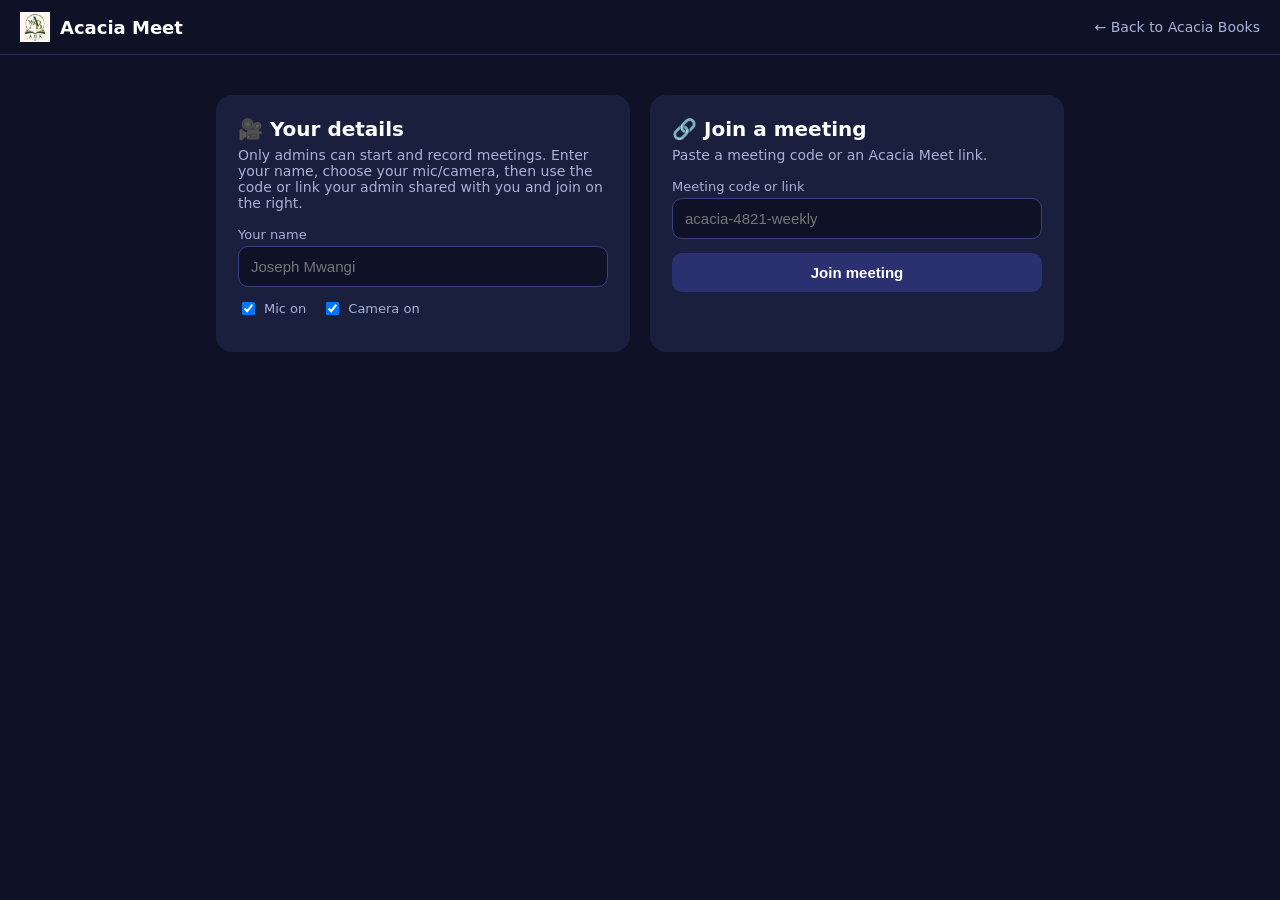
<file: meet.html>
<!DOCTYPE html>
<html lang="en">
<head>
<meta charset="UTF-8">
<title>Acacia Meet</title>
<meta name="viewport" content="width=device-width,initial-scale=1">
<link rel="icon" href="acaciabooks-logo.png">
<style>
:root{--bg:#0f1226;--card:#1a1f3d;--ink:#fff;--mute:#a9b0d6;--brand:#6d28d9;--brand2:#7c3aed;--ok:#16a34a}
*{box-sizing:border-box}body{margin:0;font-family:system-ui,Segoe UI,Roboto,sans-serif;background:var(--bg);color:var(--ink);min-height:100vh}
header{display:flex;align-items:center;gap:10px;padding:12px 20px;border-bottom:1px solid #2a3060}
header img{height:30px}header b{font-size:18px}header a{margin-left:auto;color:var(--mute);text-decoration:none;font-size:14px}
#lobby{max-width:880px;margin:40px auto;padding:0 16px;display:grid;grid-template-columns:1fr 1fr;gap:20px}
@media(max-width:700px){#lobby{grid-template-columns:1fr}}
.card{background:var(--card);border-radius:16px;padding:22px}
h2{margin:0 0 6px;font-size:20px}p.s{margin:0 0 16px;color:var(--mute);font-size:14px}
label{display:block;font-size:13px;color:var(--mute);margin:10px 0 4px}
input{width:100%;padding:11px 12px;border-radius:10px;border:1px solid #394083;background:#0f1226;color:#fff;font-size:15px}
button{cursor:pointer;border:0;border-radius:10px;padding:11px 16px;font-size:15px;font-weight:600;color:#fff;background:var(--brand);width:100%;margin-top:14px}
button:hover{background:var(--brand2)}button.alt{background:#2b3170}
.opts{display:flex;gap:16px;margin-top:12px;font-size:14px;color:var(--mute)}.opts label{display:flex;gap:6px;align-items:center;margin:0}.opts input{width:auto}
#link{margin-top:12px;font-size:13px;color:var(--mute);word-break:break-all}
#room{display:none;position:fixed;inset:0;top:55px;background:#000;flex-direction:column}
#bar{display:flex;gap:8px;align-items:center;padding:8px 14px;background:#12162f;font-size:14px}
#bar span{color:var(--mute)}#bar button{width:auto;margin:0;padding:7px 12px;font-size:13px}
#stage{flex:1;display:flex;min-height:0}
#grid{flex:1;display:grid;gap:8px;padding:8px;min-width:0;min-height:0;grid-template-columns:repeat(var(--cols,1),minmax(0,1fr));grid-auto-rows:minmax(0,1fr)}
#grid.spot{display:flex;flex-wrap:wrap;align-content:flex-start;overflow:auto}
#grid.spot .tile{flex:0 0 180px;height:110px}
#grid.spot .tile.main{flex:1 1 100%;height:calc(100% - 126px);min-height:200px}
.tile{position:relative;background:#14183a;border-radius:12px;overflow:hidden;border:2px solid transparent;min-height:0}
.tile.speaking{border-color:#22c55e}
.tile video{width:100%;height:100%;object-fit:cover;background:#000;display:block}
.tile.share video{object-fit:contain}
.tile.mine video{transform:scaleX(-1)}.tile.mine.share video{transform:none}
.tile .av{position:absolute;inset:0;display:none;align-items:center;justify-content:center;background:#1c2150}
.tile.nocam .av{display:flex}
.tile .av i{width:25%;max-width:96px;min-width:44px;aspect-ratio:1;border-radius:50%;background:var(--brand);display:flex;align-items:center;justify-content:center;font-style:normal;font-size:28px;font-weight:700}
.tile .nm{position:absolute;left:8px;bottom:8px;background:rgba(0,0,0,.6);padding:3px 9px;border-radius:8px;font-size:13px;max-width:85%;white-space:nowrap;overflow:hidden;text-overflow:ellipsis}
.tile .st{position:absolute;right:8px;top:8px;display:flex;gap:4px;font-size:15px}
.tile .st span{background:rgba(0,0,0,.6);border-radius:8px;padding:2px 6px}
#side{width:320px;max-width:100%;background:#12162f;border-left:1px solid #2a3060;display:none;flex-direction:column;min-height:0}
#side.open{display:flex}
@media(max-width:700px){#side.open{position:absolute;right:0;top:0;bottom:62px;width:100%;z-index:5}}
.ph{display:flex;align-items:center;padding:10px 14px;border-bottom:1px solid #2a3060;font-weight:700}.ph button{margin:0 0 0 auto;width:auto;padding:2px 10px;background:none;font-size:18px}
#msgs{flex:1;overflow:auto;padding:10px 14px;font-size:14px}
.m{margin-bottom:10px}.m b{font-size:12px;color:var(--mute);display:block}.m span{word-break:break-word}.m.me b{color:#c4b5fd}
#cform{display:flex;gap:6px;padding:10px;border-top:1px solid #2a3060}#cform input{flex:1}#cform button{width:auto;margin:0;padding:8px 14px}
#plist{flex:1;overflow:auto;padding:6px 14px;font-size:14px}#plist div{display:flex;gap:8px;align-items:center;padding:8px 0;border-bottom:1px solid #20254d}#plist div em{margin-left:auto;font-style:normal;letter-spacing:4px}
#ctl{display:flex;justify-content:center;flex-wrap:wrap;gap:8px;padding:10px;background:#12162f;border-top:1px solid #2a3060}
#ctl button{width:auto;margin:0;padding:10px 14px;font-size:14px;background:#2b3170;position:relative}
#ctl button.off{background:#b91c1c}#ctl button.on{background:var(--brand)}#ctl button.leave{background:#dc2626}
#ctl button .bd{position:absolute;top:-6px;right:-6px;background:#ef4444;border-radius:10px;font-size:11px;padding:1px 6px;display:none}
#toast{position:fixed;left:50%;top:70px;transform:translateX(-50%);background:#1f2547;border:1px solid #394083;padding:8px 16px;border-radius:10px;font-size:14px;display:none;z-index:50}
</style>
</head>
<body>
<header><img src="acaciabooks-logo.png" alt=""><b>Acacia Meet</b><a href="index.html">← Back to Acacia Books</a></header>

<div id="lobby">
  <div class="card">
    <h2 id="cardTitle">🎥 Start a meeting</h2>
    <p class="s" id="cardSub">Video, audio, screen sharing (present), chat and hand‑raise — built into Acacia. Share the link or code to invite people.</p>
    <label>Your name</label><input id="name" placeholder="Joseph Mwangi">
    <div id="titleBox"><label>Meeting title (optional)</label><input id="title" placeholder="Weekly finance review"></div>
    <div class="opts"><label><input type="checkbox" id="mic" checked> Mic on</label><label><input type="checkbox" id="cam" checked> Camera on</label></div>
    <button id="startBtn" onclick="startMeeting()">Start new meeting</button>
    <div id="link"></div>
  </div>
  <div class="card">
    <h2>🔗 Join a meeting</h2>
    <p class="s">Paste a meeting code or an Acacia Meet link.</p>
    <label>Meeting code or link</label><input id="code" placeholder="acacia-4821-weekly">
    <button class="alt" onclick="joinMeeting()">Join meeting</button>
  </div>
  <div class="card" id="webCard" style="display:none;grid-column:1/-1">
    <h2>🎓 Training webinars</h2>
    <p class="s">Sessions your company is invited to. Register, then join here when it opens (15 minutes before the start).</p>
    <div id="webList"></div>
  </div>
</div>

<div id="room">
  <div id="bar"><b id="rtitle"></b><span id="rcode"></span>
    <button class="alt" onclick="copyLink()">Copy invite link</button><span id="rec" style="display:none;color:#f87171;margin-left:auto">● Recording</span></div>
  <div id="stage">
    <div id="grid"></div>
    <aside id="side">
      <div id="pChat" style="display:none;flex-direction:column;flex:1;min-height:0"><div class="ph">Chat<button onclick="panel('')">×</button></div><div id="msgs"></div>
        <form id="cform" onsubmit="return sendChat(event)"><input id="ctext" placeholder="Message everyone" autocomplete="off"><button type="submit">Send</button></form></div>
      <div id="pPeople" style="display:none;flex-direction:column;flex:1;min-height:0"><div class="ph">Participants<button onclick="panel('')">×</button></div><div id="plist"></div></div>
    </aside>
  </div>
  <div id="ctl">
    <button id="bMic" onclick="toggleMic()">🎤 Mic</button>
    <button id="bCam" onclick="toggleCam()">📷 Camera</button>
    <button id="bShare" onclick="toggleShare()">🖥 Present</button>
    <button id="bHand" onclick="toggleHand()">✋ Raise hand</button>
    <button id="bChat" onclick="panel('Chat')">💬 Chat<span class="bd" id="unread">0</span></button>
    <button id="bPeople" onclick="panel('People')">👥 <span id="pcount">1</span></button>
    <button id="bView" onclick="toggleView()">▦ Tile view</button>
    <button onclick="fs()">⛶</button>
    <button id="bRec" onclick="toggleRec()" style="display:none">⏺ Record</button>
    <button class="leave" onclick="leave()">Leave</button>
  </div>
</div>
<div id="toast"></div>

<script>
// ---- Settings ----
// Acacia Meet is built in: browser-to-browser WebRTC video, signalling over your Supabase Realtime.
// STUN works for most networks. Add a TURN server below for people behind strict firewalls / corporate networks.
var ICE={iceServers:[
  {urls:["stun:stun.l.google.com:19302","stun:stun1.l.google.com:19302"]}
  // ,{urls:"turn:turn.yourdomain.com:3478",username:"user",credential:"pass"}
]};
var SUPA_URL="https://xglsampckermarjpczdf.supabase.co",SUPA_KEY="sb_publishable_x-dPR7pzhvJgag9soW0I8w_yfKTmi6A";
var current="",title0="Acacia Meeting";

function $(i){return document.getElementById(i)}
function slug(s){return (s||"").toLowerCase().replace(/[^a-z0-9]+/g,"-").replace(/^-|-$/g,"").slice(0,30)}
function roomFromInput(v){
  v=(v||"").trim();
  try{var u=new URL(v);var r=u.searchParams.get("room")||u.hash.replace("#","");if(r)v=r}catch(e){}
  return v.replace(/[^A-Za-z0-9\-_]/g,"");
}
function inviteLink(code){return location.origin+location.pathname+"?room="+encodeURIComponent(code)}
function esc(s){return String(s==null?"":s).replace(/[&<>"']/g,function(c){return {"&":"&amp;","<":"&lt;",">":"&gt;",'"':"&quot;","'":"&#39;"}[c]})}
function me(){try{var u=JSON.parse(localStorage.getItem("loggedInUser")||"null");if(u&&(u.email||u.username))return u;var c=JSON.parse(localStorage.getItem("acaciaCrmSession")||"null");if(c){c=c.user||c;return {username:c.fullName||c.name||c.email,email:c.email||c.username,companyId:c.companyId||c.company_id,role:c.role}}return u||{}}catch(e){return {}}}
function isAdmin(){var u=me();return !!(u.companyId||u.company_id)&&/^(admin|owner|administrator)$/i.test(String(u.role||""))||u.isAdmin===true}
function rpc(fn,args){return fetch(SUPA_URL+"/rest/v1/rpc/"+fn,{method:"POST",headers:{"Content-Type":"application/json",apikey:SUPA_KEY,Authorization:"Bearer "+SUPA_KEY},body:JSON.stringify(args)}).then(function(r){return r.ok?r.json():r.json().then(function(e){throw new Error(e.message||"Request failed")})})}
function who(){var u=me();return {c:String(u.companyId||u.company_id||""),l:String(u.loginId||u.login_id||u.username||u.email||"")}}
var tT=null;function toast(m){var t=$("toast");t.textContent=m;t.style.display="block";clearTimeout(tT);tT=setTimeout(function(){t.style.display="none"},3500)}

/* ================= lobby actions (unchanged behaviour) ================= */
function startMeeting(){
  if(!isAdmin()){alert("Only an admin can start a meeting. Ask your admin for a meeting code or link, then use Join.");return}
  var t=slug($("title").value),w=who();
  var code="acacia-"+Math.floor(1000+Math.random()*9000)+(t?"-"+t:"");
  var title=$("title").value.trim()||"Acacia Meeting";
  rpc("acx_meet_start",{p_company:w.c,p_login:w.l,p_title:title,p_room:code}).then(function(){open_(code,title)},function(e){alert("Could not start the meeting: "+e.message)});
}
function joinMeeting(){
  var code=roomFromInput($("code").value);
  if(!code){alert("Enter a meeting code or link.");return}
  open_(code,"Acacia Meeting");
}
function copyLink(){
  var l=inviteLink(current);
  (navigator.clipboard?navigator.clipboard.writeText(l):Promise.reject()).then(function(){toast("Invite link copied")},function(){prompt("Copy this invite link:",l)});
}

/* ================= meeting engine ================= */
var ME={id:"u"+Date.now().toString(36)+Math.random().toString(36).slice(2,8),name:"Guest",mic:false,cam:false,hand:false,share:false};
var sb=null,chan=null,peers={},tiles={};
var micTrack=null,camTrack=null,screenTrack=null,screenStream=null;
var forceGrid=false,unread=0,panelOpen="",joined=false;
var actx=null,speakTimer=null,rec=null;

function loadSupabase(cb){
  if(window.supabase&&window.supabase.createClient)return cb();
  var s=document.createElement("script");s.src="https://cdn.jsdelivr.net/npm/@supabase/supabase-js@2/dist/umd/supabase.js";
  s.onload=cb;s.onerror=function(){alert("Could not load the meeting service. Check your internet connection.")};
  document.head.appendChild(s);
}
function meta(){return {name:ME.name,mic:ME.mic,cam:ME.cam,hand:ME.hand,share:ME.share}}
function pushMeta(){if(chan&&joined)chan.track(meta()); render()}

async function getMedia(wantMic,wantCam){
  var out={a:null,v:null};
  try{var s=await navigator.mediaDevices.getUserMedia({audio:{echoCancellation:true,noiseSuppression:true,autoGainControl:true}});out.a=s.getAudioTracks()[0]}catch(e){}
  if(wantCam){try{var v=await navigator.mediaDevices.getUserMedia({video:{width:{ideal:1280},height:{ideal:720},frameRate:{ideal:24}}});out.v=v.getVideoTracks()[0]}catch(e){}}
  return out;
}

function open_(code,title){
  if(!navigator.mediaDevices||!navigator.mediaDevices.getUserMedia){alert("Your browser can't access the camera/microphone here. Open this page over https:// in an up-to-date browser.");return}
  var name=$("name").value.trim()||"Guest";
  localStorage.setItem("acaciaMeetName",name);
  current=code;title0=title;ME.name=name;
  var wantMic=$("mic").checked,wantCam=$("cam").checked;
  getMedia(wantMic,wantCam).then(function(m){
    micTrack=m.a;camTrack=m.v;
    if(micTrack)micTrack.enabled=wantMic;
    ME.mic=!!(micTrack&&micTrack.enabled);ME.cam=!!camTrack;
    if(!micTrack)toast("No microphone found or permission denied — you can still listen and chat.");
    $("lobby").style.display="none";$("room").style.display="flex";
    $("rtitle").textContent=title;$("rcode").textContent="Code: "+current;
    $("bRec").style.display=isAdmin()?"":"none";
    history.replaceState(null,"","?room="+encodeURIComponent(current));
    unread=0;$("msgs").innerHTML="";
    render();
    loadSupabase(connect);
  });
}

function connect(){
  sb=sb||window.supabase.createClient(SUPA_URL,SUPA_KEY,{realtime:{params:{eventsPerSecond:20}}});
  chan=sb.channel("acx-meet-"+current,{config:{broadcast:{self:false},presence:{key:ME.id}}});
  chan.on("broadcast",{event:"sig"},function(m){onSig(m.payload)});
  chan.on("broadcast",{event:"chat"},function(m){onChat(m.payload)});
  chan.on("presence",{event:"sync"},syncPeople);
  chan.subscribe(function(status){
    if(status==="SUBSCRIBED"){joined=true;chan.track(meta());render()}
    else if(status==="CHANNEL_ERROR"||status==="TIMED_OUT"){toast("Could not reach the meeting service. Check your connection.")}
  });
  startSpeakerWatch();
}

/* ---- participants (presence) ---- */
function syncPeople(){
  var st=chan.presenceState(),seen={};
  Object.keys(st).forEach(function(id){
    if(id===ME.id)return;
    var m=(st[id]&&st[id][st[id].length-1])||{};seen[id]=1;
    var p=peers[id]||makePeer(id);
    var prevHand=p.meta&&p.meta.hand;
    p.meta=m;
    if(m.hand&&!prevHand)toast("✋ "+(m.name||"Someone")+" raised a hand");
  });
  Object.keys(peers).forEach(function(id){if(!seen[id])dropPeer(id)});
  render();
}

/* ---- WebRTC (perfect negotiation) ---- */
function makePeer(id){
  var pc=new RTCPeerConnection(ICE);
  var p={id:id,pc:pc,meta:{},stream:new MediaStream(),makingOffer:false,ignoreOffer:false,polite:ME.id>id,pend:[]};
  peers[id]=p;
  pc.ontrack=function(e){
    p.stream.addTrack(e.track);
    if(e.track.kind==="audio"){watchAudio(id,p.stream);if(rec)recAddStream(p.stream)}
    render();
  };
  pc.onicecandidate=function(e){if(e.candidate)sendSig(id,{cand:e.candidate.toJSON()})};
  pc.onnegotiationneeded=async function(){
    try{p.makingOffer=true;await pc.setLocalDescription();sendSig(id,{desc:plainDesc(pc.localDescription)})}
    catch(e){console.warn(e)}finally{p.makingOffer=false}
  };
  pc.onconnectionstatechange=function(){
    if(pc.connectionState==="failed"){try{pc.restartIce()}catch(e){}}
    if(pc.connectionState==="connected"||pc.connectionState==="failed")render();
  };
  if(ME.id<id){                                   // the lower id opens the call; the other side answers
    var ta=pc.addTransceiver("audio",{direction:"sendrecv"}),tv=pc.addTransceiver("video",{direction:"sendrecv"});
    ta.sender.replaceTrack(micTrack||null).catch(function(){});
    tv.sender.replaceTrack(outVideo()||null).catch(function(){});
  }
  return p;
}
function plainDesc(d){return {type:d.type,sdp:d.sdp}}
function outVideo(){return screenTrack||camTrack}
function attachLocal(p){
  p.pc.getTransceivers().forEach(function(t){
    var k=t.receiver&&t.receiver.track&&t.receiver.track.kind;
    if(k==="audio"){t.direction="sendrecv";t.sender.replaceTrack(micTrack||null).catch(function(){})}
    else if(k==="video"){t.direction="sendrecv";t.sender.replaceTrack(outVideo()||null).catch(function(){})}
  });
}
function setOutVideo(track){
  Object.keys(peers).forEach(function(id){
    peers[id].pc.getTransceivers().forEach(function(t){
      if(t.receiver&&t.receiver.track&&t.receiver.track.kind==="video"&&t.direction==="sendrecv")t.sender.replaceTrack(track||null).catch(function(){});
    });
  });
}
function sendSig(to,body){body.from=ME.id;body.to=to;if(chan)chan.send({type:"broadcast",event:"sig",payload:body})}
async function onSig(m){
  if(!m||m.to!==ME.id)return;
  var p=peers[m.from]||makePeer(m.from),pc=p.pc;
  try{
    if(m.desc){
      var collision=m.desc.type==="offer"&&(p.makingOffer||pc.signalingState!=="stable");
      p.ignoreOffer=!p.polite&&collision;
      if(p.ignoreOffer)return;
      await pc.setRemoteDescription(m.desc);
      while(p.pend.length){try{await pc.addIceCandidate(p.pend.shift())}catch(e){}}
      if(m.desc.type==="offer"){attachLocal(p);await pc.setLocalDescription();sendSig(m.from,{desc:plainDesc(pc.localDescription)})}
    }else if(m.cand){
      if(!pc.remoteDescription){p.pend.push(m.cand);return}
      try{await pc.addIceCandidate(m.cand)}catch(e){if(!p.ignoreOffer)console.warn(e)}
    }
  }catch(e){console.warn("signal error",e)}
}
function dropPeer(id){
  var p=peers[id];if(!p)return;
  try{p.pc.close()}catch(e){}
  delete peers[id];
  if(tiles[id]){tiles[id].el.remove();delete tiles[id]}
  if(tiles[id+":a"]){delete tiles[id+":a"]}
}

/* ---- controls ---- */
function toggleMic(){
  if(!micTrack){toast("No microphone available");return}
  micTrack.enabled=!micTrack.enabled;ME.mic=micTrack.enabled;pushMeta();
}
async function toggleCam(){
  if(ME.cam){
    if(camTrack){camTrack.stop();camTrack=null}
    ME.cam=false;if(!screenTrack)setOutVideo(null);
  }else{
    try{
      var s=await navigator.mediaDevices.getUserMedia({video:{width:{ideal:1280},height:{ideal:720},frameRate:{ideal:24}}});
      camTrack=s.getVideoTracks()[0];ME.cam=true;if(!screenTrack)setOutVideo(camTrack);
    }catch(e){toast("Could not start the camera — check permissions.");return}
  }
  pushMeta();
}
async function toggleShare(){
  if(ME.share){stopShare();return}
  if(!navigator.mediaDevices.getDisplayMedia){toast("Screen sharing isn't supported on this device/browser.");return}
  try{
    screenStream=await navigator.mediaDevices.getDisplayMedia({video:{frameRate:{ideal:15}},audio:false});
    screenTrack=screenStream.getVideoTracks()[0];
    screenTrack.onended=stopShare;
    ME.share=true;setOutVideo(screenTrack);pushMeta();
  }catch(e){}
}
function stopShare(){
  if(screenTrack){try{screenTrack.stop()}catch(e){}}
  screenTrack=null;screenStream=null;ME.share=false;
  setOutVideo(camTrack||null);pushMeta();
}
function toggleHand(){ME.hand=!ME.hand;pushMeta()}
function toggleView(){forceGrid=!forceGrid;render()}
function fs(){var el=$("room");if(document.fullscreenElement)document.exitFullscreen();else if(el.requestFullscreen)el.requestFullscreen()}
function panel(name){
  panelOpen=(panelOpen===name?"":name);
  $("side").className=panelOpen?"open":"";
  $("pChat").style.display=panelOpen==="Chat"?"flex":"none";
  $("pPeople").style.display=panelOpen==="People"?"flex":"none";
  if(panelOpen==="Chat"){unread=0;$("unread").style.display="none";setTimeout(function(){$("ctext").focus()},50)}
  render();
}

/* ---- chat ---- */
function addMsg(name,text,mine){
  var d=document.createElement("div");d.className="m"+(mine?" me":"");
  d.innerHTML="<b>"+esc(mine?"You":name)+"</b><span>"+esc(text)+"</span>";
  var box=$("msgs");box.appendChild(d);box.scrollTop=box.scrollHeight;
}
function sendChat(e){
  e.preventDefault();var t=$("ctext").value.trim();if(!t||!chan)return false;
  chan.send({type:"broadcast",event:"chat",payload:{from:ME.id,name:ME.name,text:t.slice(0,1000)}});
  addMsg(ME.name,t,true);$("ctext").value="";return false;
}
function onChat(m){
  if(!m||!m.text)return;addMsg(m.name||"Guest",m.text,false);
  if(panelOpen!=="Chat"){unread++;var b=$("unread");b.textContent=unread;b.style.display="inline"}
}

/* ---- rendering ---- */
function initials(n){n=(n||"?").trim().split(/\s+/);return ((n[0]||"?")[0]+((n[1]||"")[0]||"")).toUpperCase()}
function tileFor(id){
  if(tiles[id])return tiles[id];
  var el=document.createElement("div");el.className="tile";
  el.innerHTML='<video autoplay playsinline></video><div class="av"><i></i></div><div class="nm"></div><div class="st"></div>';
  var t={el:el,v:el.querySelector("video"),av:el.querySelector(".av i"),nm:el.querySelector(".nm"),st:el.querySelector(".st")};
  tiles[id]=t;$("grid").appendChild(el);return t;
}
function render(){
  if(!$("grid"))return;
  var ids=[ME.id].concat(Object.keys(peers)),grid=$("grid");
  var sharer=null;
  ids.forEach(function(id){var m=id===ME.id?meta():peers[id].meta;if(m&&m.share&&!sharer)sharer=id});
  var spot=!!sharer&&!forceGrid;
  grid.className=spot?"spot":"";
  grid.style.setProperty("--cols",Math.min(ids.length,innerWidth<700?(ids.length>2?2:1):Math.ceil(Math.sqrt(ids.length))));
  ids.forEach(function(id){
    var mine=id===ME.id,m=mine?meta():(peers[id].meta||{}),t=tileFor(id);
    var stream=mine?localView():peers[id].stream;
    if(t.v.srcObject!==stream)t.v.srcObject=stream;
    t.v.muted=mine;
    var hasVid=mine?!!(ME.share?screenTrack:camTrack):(!!m.cam||!!m.share);
    t.el.className="tile"+(mine?" mine":"")+(m.share?" share":"")+(hasVid?"":" nocam")+(spot&&id===sharer?" main":"")+(t.el.classList.contains("speaking")?" speaking":"");
    t.av.textContent=initials(m.name||(mine?ME.name:"Guest"));
    t.nm.textContent=(m.name||"Guest")+(mine?" (You)":"");
    t.st.innerHTML=(m.hand?"<span>✋</span>":"")+(m.share?"<span>🖥</span>":"")+(m.mic?"":"<span>🔇</span>");
    if(t.v.paused){var pr=t.v.play();if(pr&&pr.catch)pr.catch(function(){})}
  });
  Object.keys(tiles).forEach(function(id){if(id.indexOf(":")<0&&id!==ME.id&&!peers[id]){tiles[id].el.remove();delete tiles[id]}});
  $("bMic").className=ME.mic?"on":"off";$("bMic").textContent=ME.mic?"🎤 Mic":"🔇 Unmute";
  $("bCam").className=ME.cam?"on":"off";$("bCam").textContent=ME.cam?"📷 Camera":"🚫 Start camera";
  $("bShare").className=ME.share?"on":"";$("bShare").textContent=ME.share?"⏹ Stop presenting":"🖥 Present";
  $("bHand").className=ME.hand?"on":"";$("bHand").textContent=ME.hand?"✋ Lower hand":"✋ Raise hand";
  $("bView").textContent=forceGrid?"◧ Speaker view":"▦ Tile view";
  $("pcount").textContent=ids.length;
  if(panelOpen==="People"){
    $("plist").innerHTML=ids.map(function(id){var m=id===ME.id?meta():(peers[id].meta||{});
      return "<div><b>"+esc(m.name||"Guest")+(id===ME.id?" (You)":"")+"</b><em>"+(m.hand?"✋":"")+(m.mic?"🎤":"🔇")+(m.cam?"📷":"")+(m.share?"🖥":"")+"</em></div>"}).join("");
  }
}
var lv=null;
function localView(){
  var tr=ME.share?screenTrack:camTrack;
  if(!lv)lv=new MediaStream();
  var cur=lv.getVideoTracks()[0];
  if(cur!==tr){if(cur)lv.removeTrack(cur);if(tr)lv.addTrack(tr)}
  return lv;
}

/* ---- active speaker highlight ---- */
var analysers={};
function ac(){if(!actx){var C=window.AudioContext||window.webkitAudioContext;if(C)actx=new C()}if(actx&&actx.state==="suspended")actx.resume();return actx}
function watchAudio(id,stream){
  var c=ac();if(!c||!stream.getAudioTracks().length)return;
  try{var src=c.createMediaStreamSource(new MediaStream(stream.getAudioTracks())),an=c.createAnalyser();an.fftSize=512;src.connect(an);analysers[id]={an:an,buf:new Uint8Array(an.fftSize)}}catch(e){}
}
function startSpeakerWatch(){
  clearInterval(speakTimer);
  if(micTrack)watchAudio(ME.id,new MediaStream([micTrack]));
  speakTimer=setInterval(function(){
    var best=null,bl=14;
    Object.keys(analysers).forEach(function(id){
      var a=analysers[id];if(id===ME.id&&!ME.mic)return;
      a.an.getByteTimeDomainData(a.buf);var s=0;for(var i=0;i<a.buf.length;i++){var v=a.buf[i]-128;s+=v*v}
      var l=Math.sqrt(s/a.buf.length);if(l>bl){bl=l;best=id}
    });
    Object.keys(tiles).forEach(function(id){tiles[id].el.classList.toggle("speaking",id===best)});
  },300);
}

/* ---- recording (admins): composite of the meeting grid + mixed audio, saved as .webm ---- */
function recAddStream(st){try{if(rec&&st.getAudioTracks().length)actx.createMediaStreamSource(new MediaStream(st.getAudioTracks())).connect(rec.dest)}catch(e){}}
function toggleRec(){rec?stopRec():startRec()}
function startRec(){
  if(!window.MediaRecorder){toast("Recording isn't supported in this browser.");return}
  var c=ac();if(!c)return;
  var cv=document.createElement("canvas");cv.width=1280;cv.height=720;var cx=cv.getContext("2d");
  var dest=c.createMediaStreamDestination();
  if(micTrack)c.createMediaStreamSource(new MediaStream([micTrack])).connect(dest);
  var out=cv.captureStream(10);dest.stream.getAudioTracks().forEach(function(t){out.addTrack(t)});
  var mt=["video/webm;codecs=vp9,opus","video/webm;codecs=vp8,opus","video/webm"].filter(function(t){return MediaRecorder.isTypeSupported(t)})[0]||"";
  var mr=new MediaRecorder(out,mt?{mimeType:mt}:{}),chunks=[];
  mr.ondataavailable=function(e){if(e.data&&e.data.size)chunks.push(e.data)};
  mr.onstop=function(){
    var b=new Blob(chunks,{type:"video/webm"}),a=document.createElement("a");a.href=URL.createObjectURL(b);
    a.download=current+"-"+new Date().toISOString().slice(0,16).replace(/[:T]/g,"-")+".webm";document.body.appendChild(a);a.click();setTimeout(function(){a.remove();URL.revokeObjectURL(a.href)},2000);
  };
  rec={mr:mr,dest:dest,cv:cv,timer:setInterval(function(){
    var vids=[].slice.call($("grid").querySelectorAll(".tile")),n=vids.length||1,cols=Math.ceil(Math.sqrt(n)),rows=Math.ceil(n/cols),w=1280/cols,h=720/rows;
    cx.fillStyle="#0f1226";cx.fillRect(0,0,1280,720);
    vids.forEach(function(t,i){
      var x=(i%cols)*w,y=Math.floor(i/cols)*h,v=t.querySelector("video");
      if(!t.classList.contains("nocam")&&v.videoWidth){
        var r=Math.min(w/v.videoWidth,h/v.videoHeight),dw=v.videoWidth*r,dh=v.videoHeight*r;cx.drawImage(v,x+(w-dw)/2,y+(h-dh)/2,dw,dh);
      }else{cx.fillStyle="#1c2150";cx.fillRect(x+2,y+2,w-4,h-4)}
      cx.fillStyle="#fff";cx.font="18px sans-serif";cx.fillText(t.querySelector(".nm").textContent,x+12,y+h-14);
    });
  },100)};
  Object.keys(peers).forEach(function(id){recAddStream(peers[id].stream)});
  mr.start(2000);
  $("rec").style.display="inline";$("bRec").textContent="⏹ Stop recording";$("bRec").className="off";
  var w=who();rpc("acx_meet_record",{p_company:w.c,p_login:w.l,p_room:current,p_on:true}).catch(function(){});
}
function stopRec(){
  if(!rec)return;clearInterval(rec.timer);try{rec.mr.stop()}catch(e){}rec=null;
  $("rec").style.display="none";$("bRec").textContent="⏺ Record";$("bRec").className="";
  var w=who();rpc("acx_meet_record",{p_company:w.c,p_login:w.l,p_room:current,p_on:false}).catch(function(){});
}

/* ---- leave ---- */
function leave(){
  if(rec)stopRec();
  if(isAdmin()&&current){var w=who();rpc("acx_meet_end",{p_company:w.c,p_login:w.l,p_room:current}).catch(function(){})}
  clearInterval(speakTimer);
  Object.keys(peers).forEach(dropPeer);
  [micTrack,camTrack,screenTrack].forEach(function(t){if(t){try{t.stop()}catch(e){}}});
  micTrack=camTrack=screenTrack=screenStream=null;lv=null;analysers={};
  ME.mic=ME.cam=ME.hand=ME.share=false;joined=false;
  if(chan){try{chan.untrack();}catch(e){}try{sb.removeChannel(chan)}catch(e){}chan=null}
  Object.keys(tiles).forEach(function(id){tiles[id].el.remove()});tiles={};
  panelOpen="";$("side").className="";
  $("room").style.display="none";$("lobby").style.display="grid";
  history.replaceState(null,"",location.pathname);
}
window.addEventListener("beforeunload",function(){if(joined){try{chan.untrack()}catch(e){}}});
window.addEventListener("resize",function(){if(joined)render()});

if(!isAdmin()){$("cardTitle").textContent="🎥 Your details";$("cardSub").textContent="Only admins can start and record meetings. Enter your name, choose your mic/camera, then use the code or link your admin shared with you and join on the right.";$("titleBox").style.display="none";$("startBtn").style.display="none"}
/* ================= training webinars (registered in the bell, joined here) ================= */
var WEB=[],WREG=[];
function wLogin(){var u=me();return String(u.email||u.username||u.loginId||u.login_id||"").toLowerCase()}
function wCompany(){var u=me();return String(u.companyId||u.company_id||"")}
function wH(){return {"Content-Type":"application/json",apikey:SUPA_KEY,Authorization:"Bearer "+SUPA_KEY}}
function wEnd(x){return new Date(x.starts_at).getTime()+(x.duration_min||60)*60000}
function wRoom(x){var m=/[?&]room=([^&#]+)/.exec(x.join_url||"");return m?decodeURIComponent(m[1]):""}
function wFmt(d){return new Date(d).toLocaleString([],{dateStyle:"medium",timeStyle:"short"})}
function loadWebinars(){
  var lid=wLogin(),co=wCompany().toLowerCase();if(!lid)return;
  Promise.all([
    fetch(SUPA_URL+"/rest/v1/acacia_webinars?status=eq.scheduled&order=starts_at.asc&limit=50",{headers:wH()}).then(function(r){return r.ok?r.json():[]}).catch(function(){return []}),
    rpc("acx_my_webinars",{p_login:lid}).catch(function(){return []})
  ]).then(function(r){
    WREG=(r[1]||[]).map(function(x){return String(x&&x.webinar_id?x.webinar_id:x)});
    WEB=(r[0]||[]).filter(function(x){
      var ids=(x.company_ids||[]).map(function(c){return String(c).toLowerCase()});
      return wEnd(x)>Date.now()&&(!ids.length||ids.indexOf(co)>-1);
    });
    drawWebinars();
  });
}
function drawWebinars(){
  var box=$("webCard");if(!box)return;
  if(!WEB.length){box.style.display="none";return}
  box.style.display="";
  $("webList").innerHTML=WEB.map(function(x){
    var reg=WREG.indexOf(String(x.id))>-1,opens=new Date(x.starts_at).getTime()-15*60000,isOpen=Date.now()>=opens,room=wRoom(x),btn;
    if(!reg)btn='<button class="alt" onclick="webRegister(\''+x.id+'\')">Register</button>';
    else if(isOpen)btn=room?'<button onclick="webJoin(\''+x.id+'\')">📹 Join now</button>':'<a href="'+esc(x.join_url||"#")+'" target="_blank" rel="noopener"><button>📹 Join now</button></a>';
    else btn='<span class="s">✓ Registered · join opens '+wFmt(opens)+'</span>';
    return '<div style="border-top:1px solid #2a2f3a;padding:10px 0"><b>'+esc(x.title)+'</b><div class="s">'+wFmt(x.starts_at)+' · '+(x.duration_min||60)+' min'+(x.host?' · Host: '+esc(x.host):'')+'</div>'+(x.invite_note?'<div class="s" style="color:inherit">'+esc(x.invite_note)+'</div>':'')+'<div style="margin-top:6px">'+btn+'</div></div>';
  }).join("");
}
function webRegister(id){
  var u=me();
  fetch(SUPA_URL+"/rest/v1/acacia_webinar_registrations?on_conflict=webinar_id,login_id",{method:"POST",headers:Object.assign(wH(),{Prefer:"resolution=ignore-duplicates,return=minimal"}),body:JSON.stringify({webinar_id:id,login_id:wLogin(),user_name:u.fullName||u.name||u.username||"",company_id:wCompany()})})
  .then(function(r){return r.ok?null:r.text()}).then(function(err){
    if(err){toast(/full/i.test(err)?"Sorry, this session is full.":"Could not register. Try again.");return}
    WREG.push(String(id));toast("You're registered. Join opens 15 minutes before the start.");drawWebinars();
  }).catch(function(){toast("Could not reach the server.")});
}
function webJoin(id){
  var x=WEB.find(function(v){return String(v.id)===String(id)});if(!x)return;
  var n=$("name").value.trim();if(!n){toast("Enter your name above (Your name), then press Join again.");$("name").focus();return}
  $("code").value=wRoom(x);open_(wRoom(x),x.title);
}
loadWebinars();setInterval(loadWebinars,60000);
// Prefill + auto-join from invite link
$("name").value=localStorage.getItem("acaciaMeetName")||me().fullName||me().name||me().username||"";
var q=new URLSearchParams(location.search).get("room");
if(q){$("code").value=q;$("link").textContent="You were invited to: "+q+" — enter your name and press Join."}
</script>
</body>
</html>
</file>
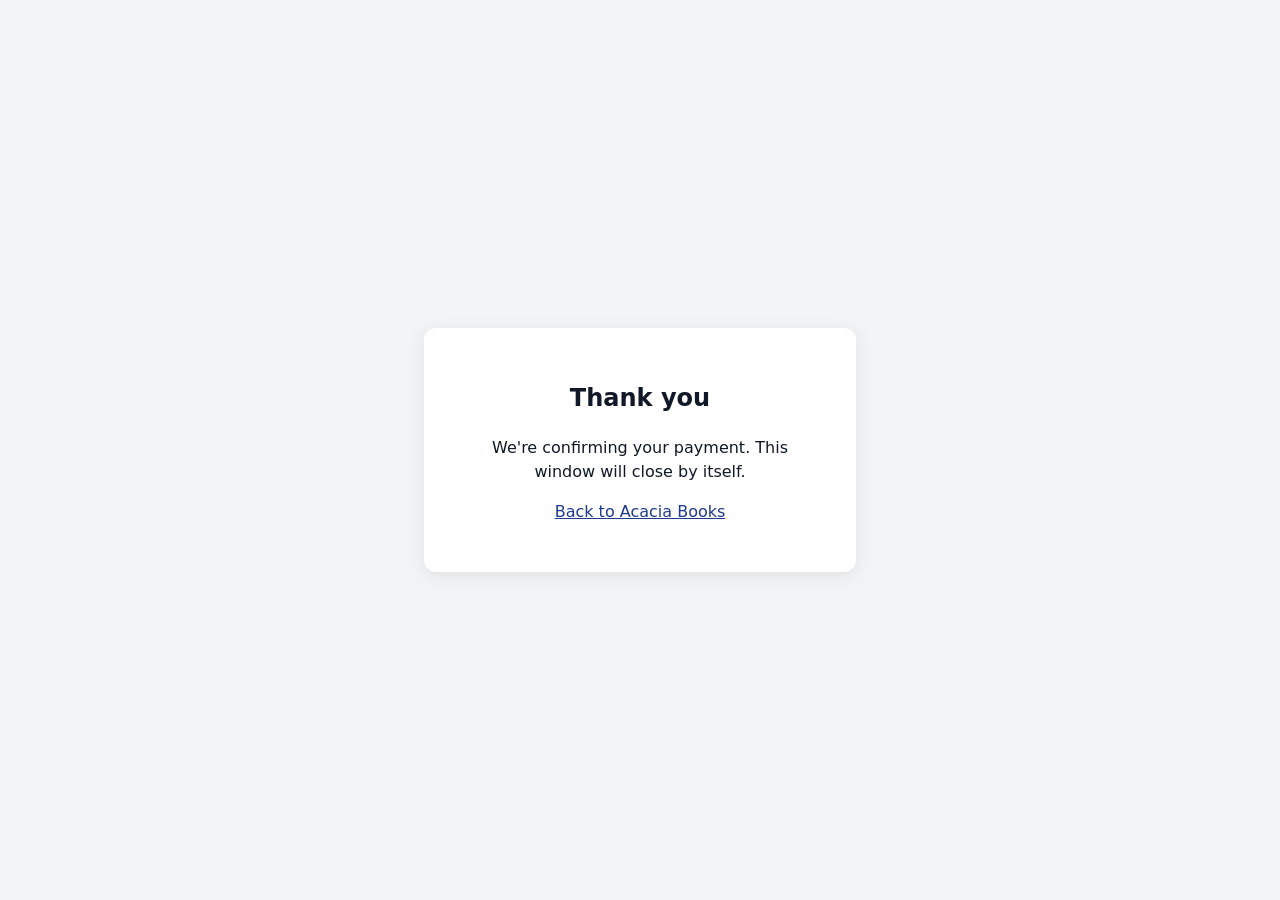
<file: pay-return.html>
<!DOCTYPE html><html lang="en"><head><meta charset="UTF-8"><meta name="viewport" content="width=device-width,initial-scale=1"><title>Payment received</title>
<style>body{font:16px/1.5 system-ui,sans-serif;display:flex;min-height:100vh;align-items:center;justify-content:center;margin:0;background:#f3f4f6;color:#111827}
.c{background:#fff;padding:32px 36px;border-radius:12px;box-shadow:0 4px 20px rgba(0,0,0,.08);text-align:center;max-width:360px}a{color:#1e3a8a}</style></head>
<body><div class="c"><h2>Thank you</h2><p>We're confirming your payment. This window will close by itself.</p><p><a href="index.html">Back to Acacia Books</a></p></div>
<script>setTimeout(function(){try{window.close()}catch(e){}},1500)</script></body></html>
</file>
